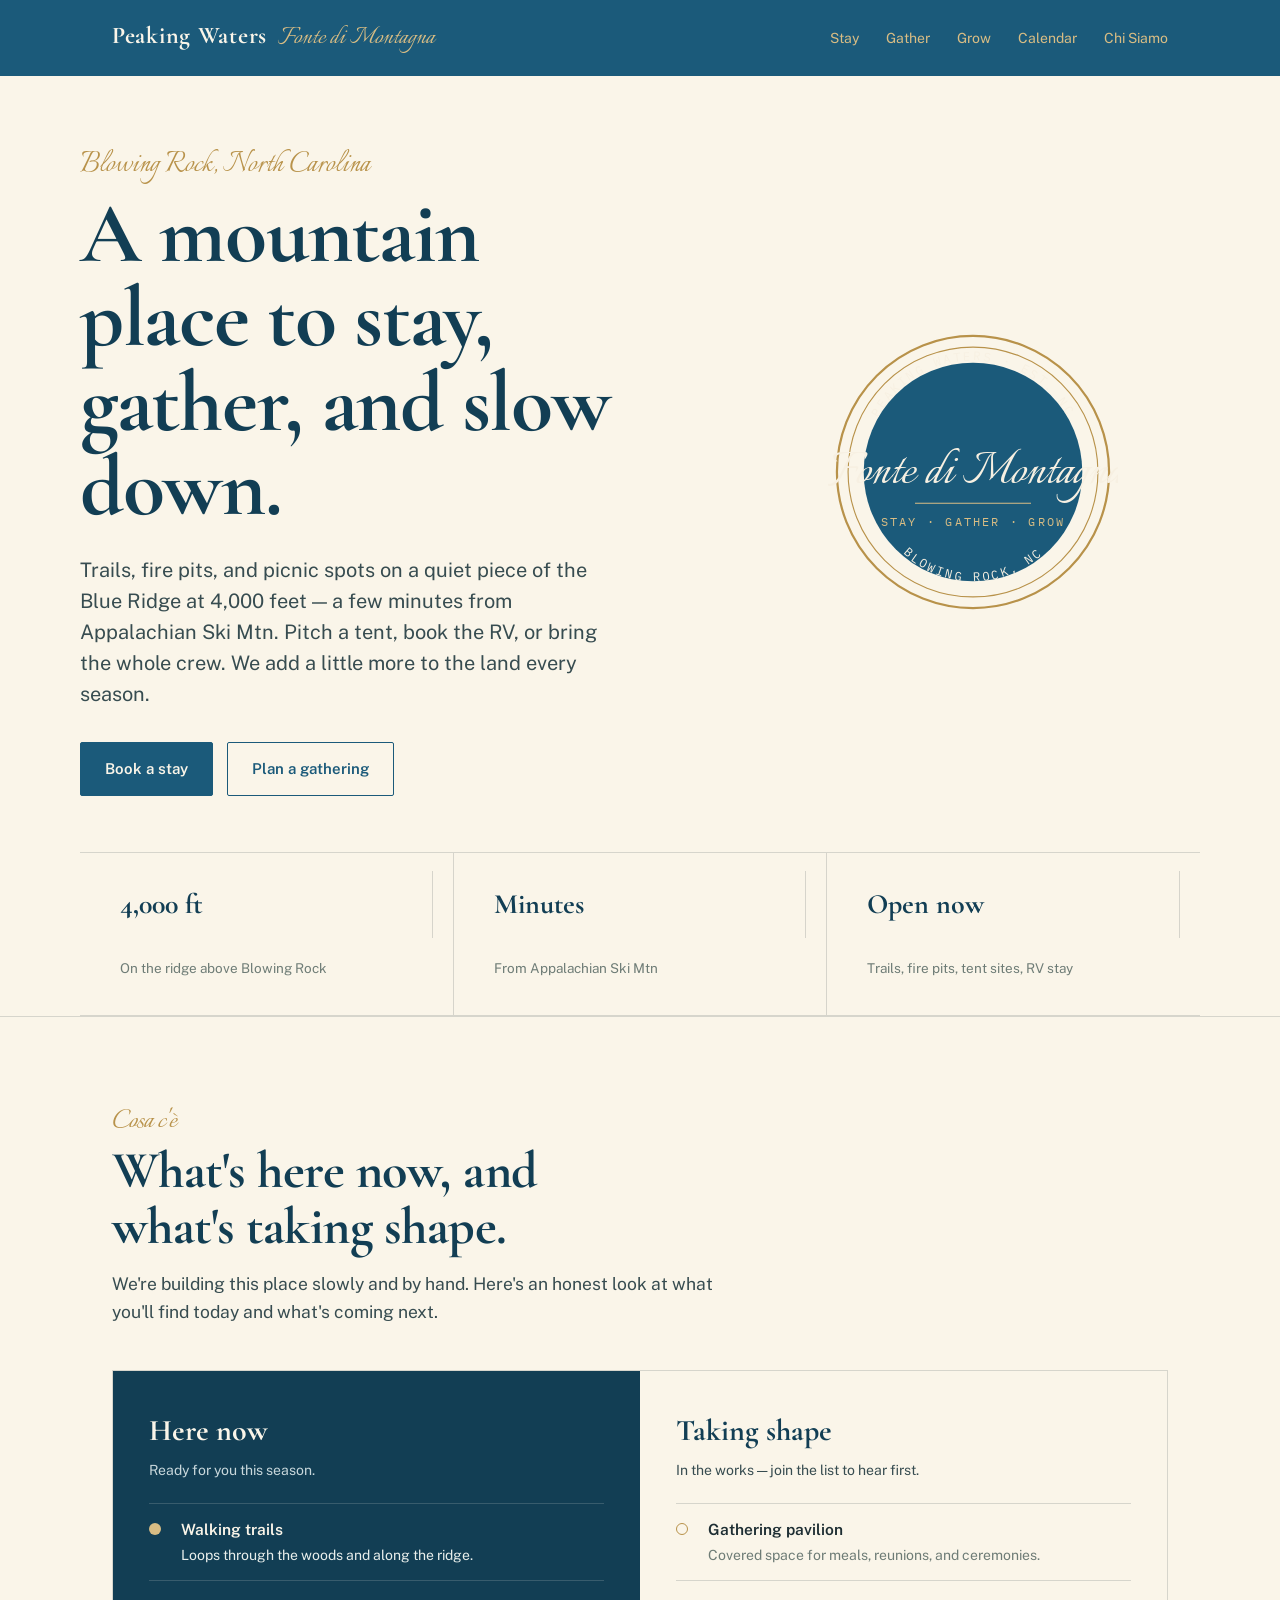
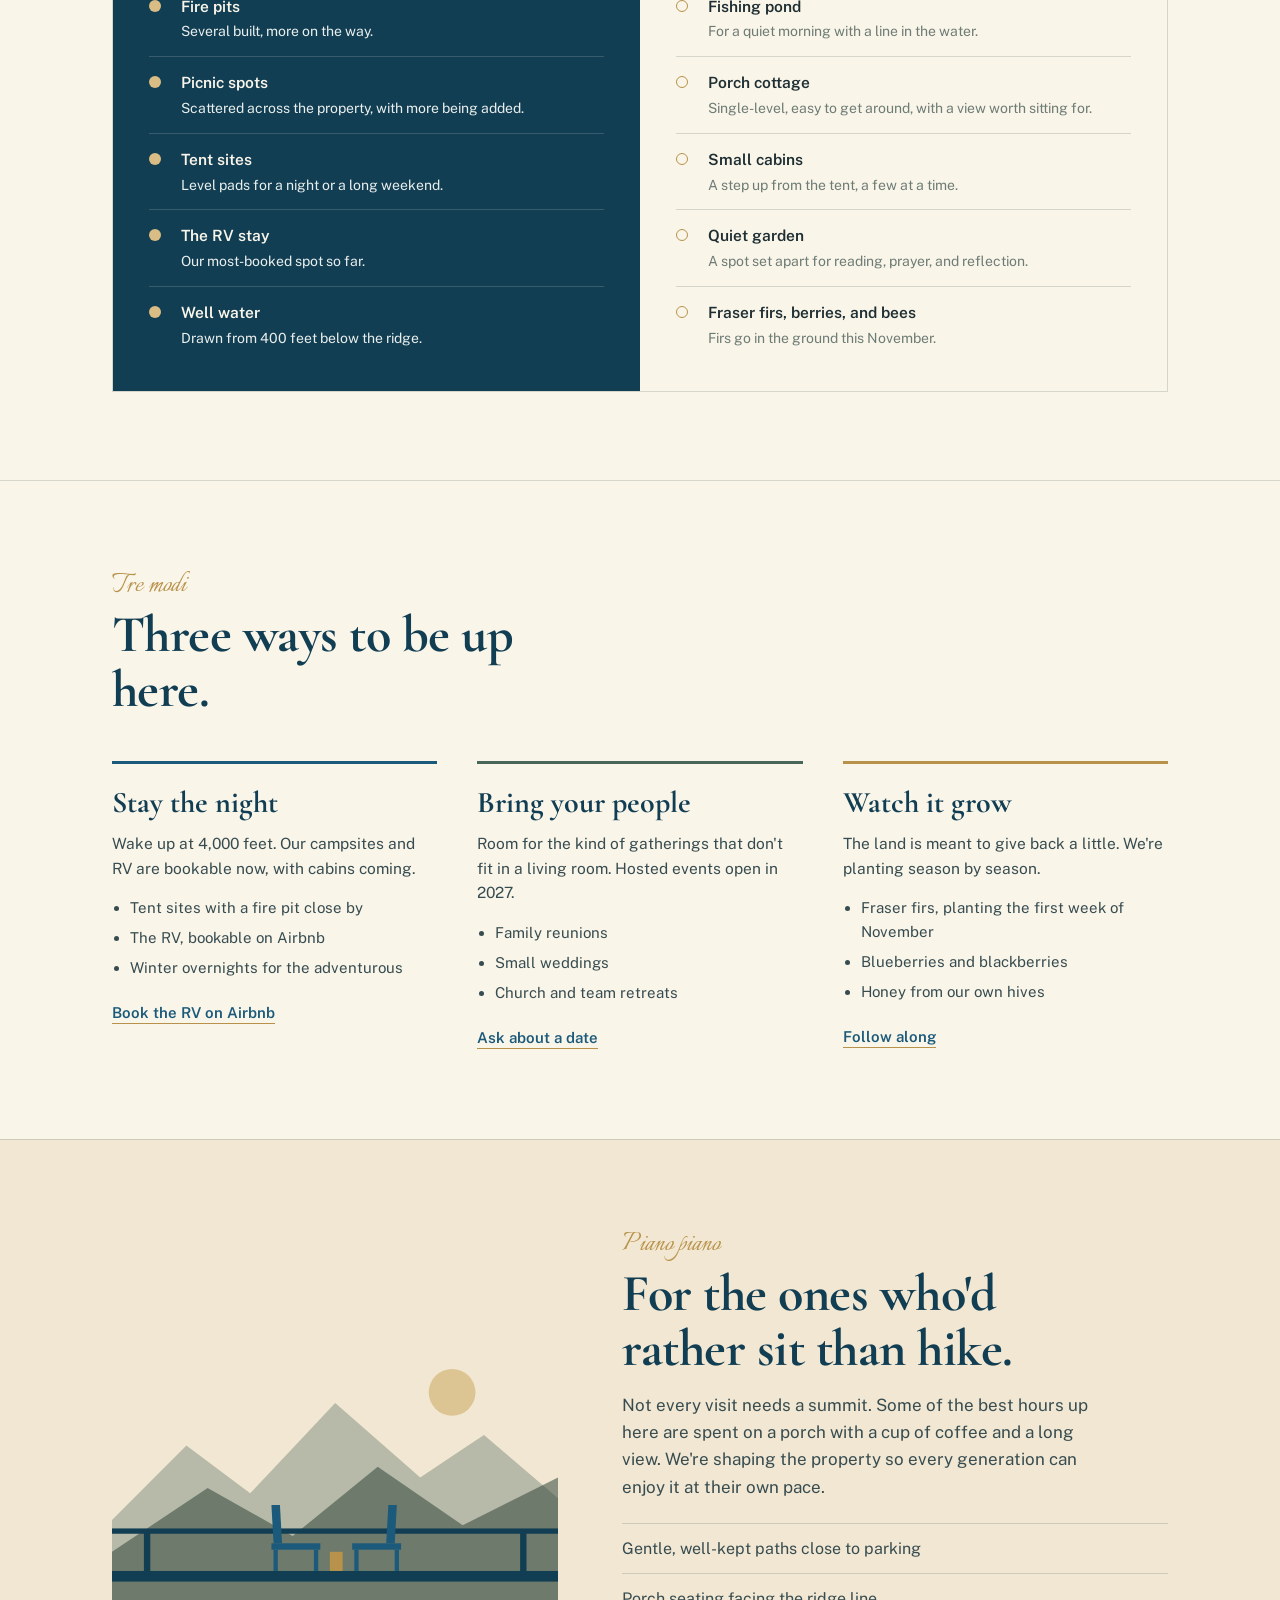
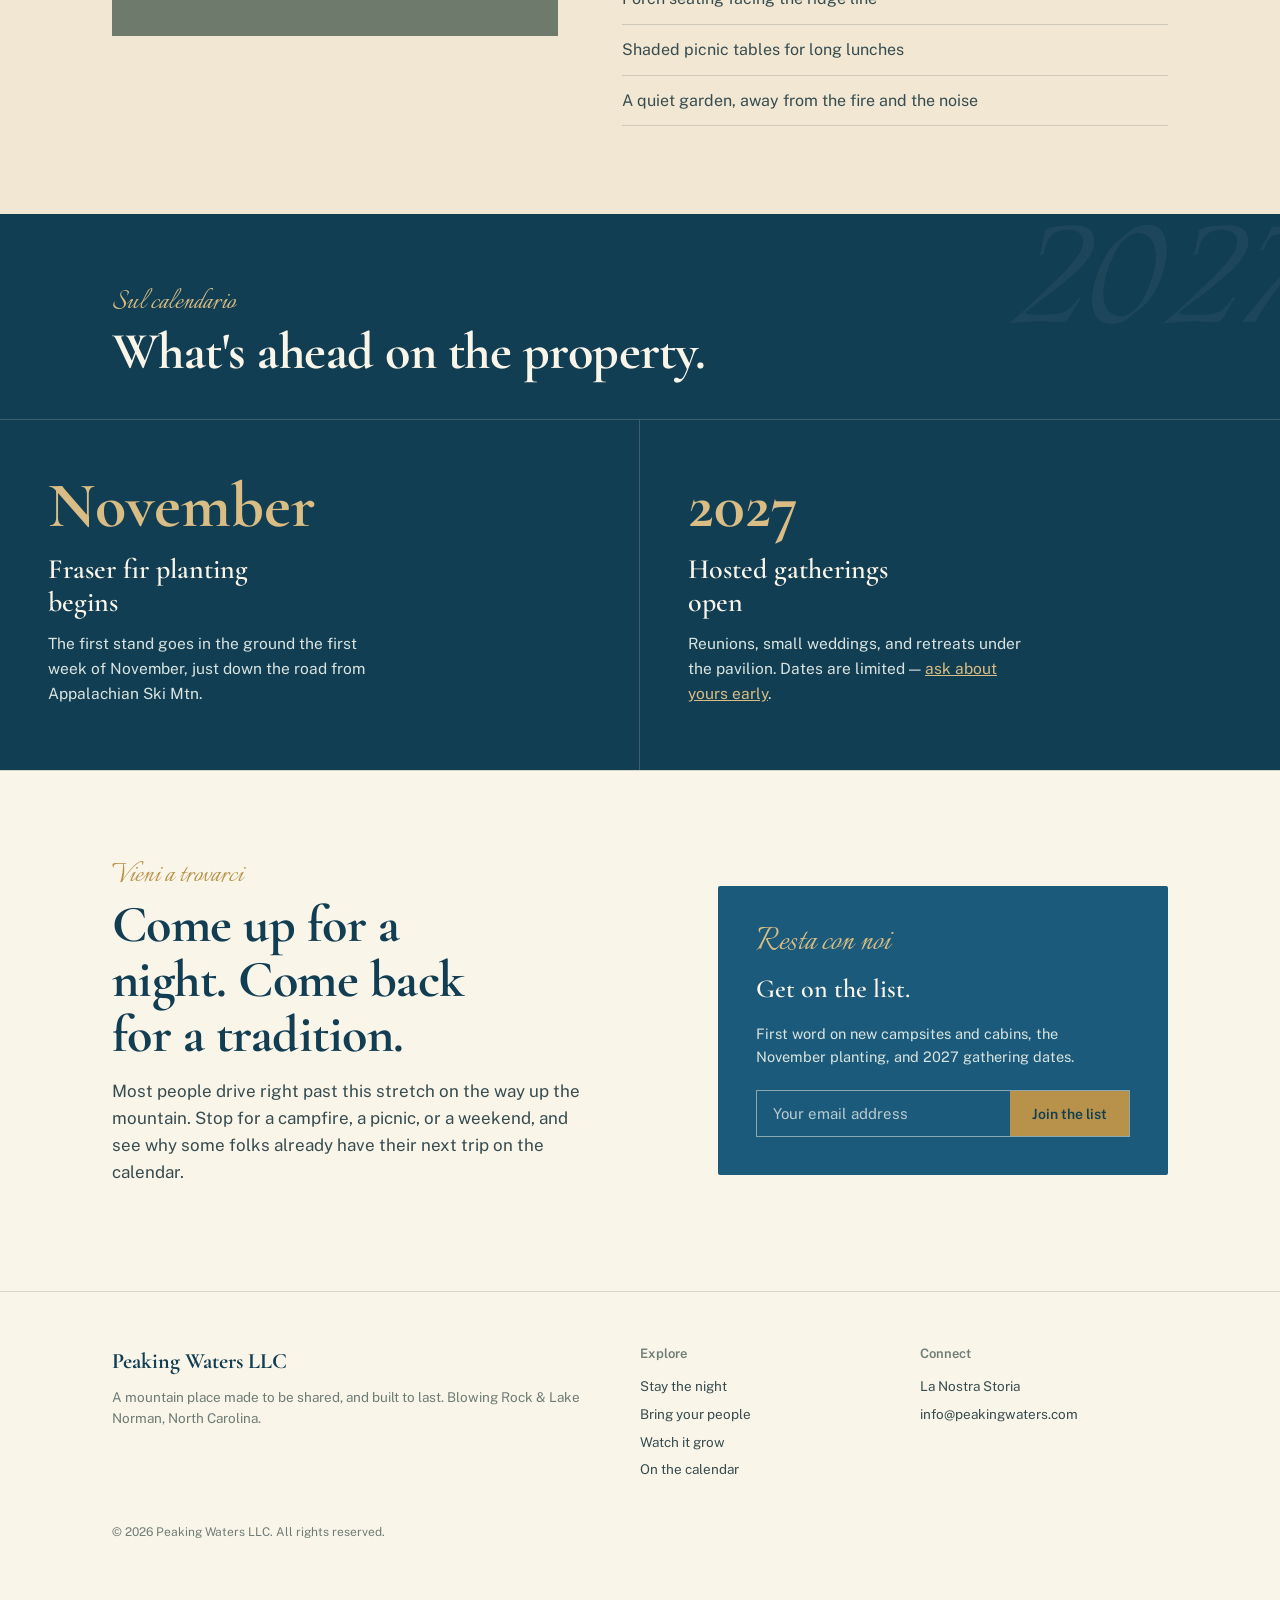
<file: 4index.html>
<!DOCTYPE html>
<html lang="en">
<head>
<meta charset="UTF-8">
<meta name="viewport" content="width=device-width, initial-scale=1.0">
<title>Peaking Waters — A mountain place to stay, gather, and slow down | Blowing Rock, NC</title>
<meta name="description" content="A mountain property at 4,000 feet near Blowing Rock and Appalachian Ski Mtn. Trails, fire pits, picnic spots, tent sites, and an RV stay are open now. Small weddings, reunions, and retreats begin in 2027.">
<link rel="preconnect" href="https://fonts.googleapis.com">
<link rel="preconnect" href="https://fonts.gstatic.com" crossorigin>
<link href="https://fonts.googleapis.com/css2?family=Cormorant+Garamond:ital,wght@0,500;0,600;0,700;1,500&family=Italianno&family=Public+Sans:wght@400;500;600&family=IBM+Plex+Mono:wght@400;500&display=swap" rel="stylesheet">
<style>
  :root{
    --azure:#1B5A7A;
    --azure-deep:#123E54;
    --gold:#B8924A;
    --gold-light:#D9BD84;
    --cream:#FAF5E9;
    --cream-dim:#F1E7D2;
    --sage:#4A6659;
    --sage-deep:#33473D;
    --ink:#1E2E33;
    --stone:#6E7C76;
    --line:rgba(30,46,51,0.16);
    --display:'Cormorant Garamond', Georgia, serif;
    --script:'Italianno', cursive;
    --body:'Public Sans', -apple-system, BlinkMacSystemFont, sans-serif;
    --mono:'IBM Plex Mono', ui-monospace, monospace;
  }
  *{box-sizing:border-box;}
  html{scroll-behavior:smooth;}
  @media (prefers-reduced-motion:reduce){html{scroll-behavior:auto;}}
  body{margin:0;background:var(--cream);color:var(--ink);font-family:var(--body);line-height:1.6;-webkit-font-smoothing:antialiased;}
  a{color:inherit;}
  a:focus-visible,button:focus-visible,input:focus-visible{outline:2px solid var(--gold);outline-offset:3px;}
  .wrap{max-width:1120px;margin:0 auto;padding:0 32px;}
  @media(max-width:640px){.wrap{padding:0 20px;}}
  p{margin:0 0 16px;color:#374C50;}

  /* ---- top bar ---- */
  .topbar{background:var(--azure);color:var(--cream);padding:14px 0;}
  .topbar .row{display:flex;justify-content:space-between;align-items:center;}
  .topbar .brand{font-family:var(--display);font-size:24px;font-weight:700;letter-spacing:.03em;color:var(--cream);text-decoration:none;display:flex;align-items:baseline;gap:10px;}
  .topbar .brand .script{font-family:var(--script);font-size:30px;font-weight:400;color:var(--gold-light);letter-spacing:0;}
  .topbar nav{font-family:var(--body);font-size:14px;}
  .topbar nav a{margin-left:24px;text-decoration:none;color:var(--gold-light);}
  .topbar nav a:hover{color:var(--cream);}
  @media(max-width:760px){.topbar nav{display:none;}}

  /* ---- hero ---- */
  .hero{padding:72px 0 0;}
  .hero-inner{display:grid;grid-template-columns:1.15fr .85fr;gap:52px;align-items:center;}
  @media(max-width:820px){.hero-inner{grid-template-columns:1fr;}}
  .place{font-family:var(--script);font-size:34px;color:var(--gold);line-height:1;margin-bottom:10px;}
  h1{font-family:var(--display);font-weight:700;font-size:clamp(46px,7vw,86px);line-height:.98;letter-spacing:-.015em;margin:0 0 26px;max-width:13ch;color:var(--azure-deep);}
  .lede{font-size:20px;line-height:1.55;max-width:46ch;color:#374C50;margin:0 0 32px;}
  .hero-cta{display:flex;gap:14px;flex-wrap:wrap;}
  .btn{display:inline-block;font-family:var(--body);font-weight:600;font-size:15px;text-decoration:none;padding:14px 24px;border:1px solid var(--azure);color:var(--azure);border-radius:2px;}
  .btn.solid{background:var(--azure);color:var(--cream);}
  .btn:hover{background:var(--azure-deep);border-color:var(--azure-deep);color:var(--cream);}
  .medallion{display:flex;justify-content:center;}
  .medallion svg{width:min(290px,80%);height:auto;}

  .facts{display:flex;border-top:1px solid var(--line);border-bottom:1px solid var(--line);margin:56px 0 0;}
  .facts div{flex:1;padding:18px 20px;border-right:1px solid var(--line);}
  .facts div:last-child{border-right:none;}
  .facts .num{font-family:var(--display);font-weight:700;font-size:28px;color:var(--azure-deep);line-height:1.1;}
  .facts .label{font-size:13.5px;color:var(--stone);margin-top:2px;}
  @media(max-width:640px){.facts{flex-direction:column;}.facts div{border-right:none;border-bottom:1px solid var(--line);}.facts div:last-child{border-bottom:none;}}

  /* ---- sections ---- */
  section.block{padding:88px 0;border-top:1px solid var(--line);}
  .sub{font-family:var(--script);font-size:32px;color:var(--gold);line-height:1;margin-bottom:6px;}
  h2{font-family:var(--display);font-weight:700;font-size:clamp(34px,4.6vw,52px);line-height:1.06;letter-spacing:-.01em;margin:0 0 16px;max-width:18ch;color:var(--azure-deep);}
  .intro{font-size:17.5px;max-width:56ch;}

  /* ---- the ledger: here now / taking shape ---- */
  .ledger{display:grid;grid-template-columns:1fr 1fr;gap:0;margin-top:44px;border:1px solid var(--line);}
  @media(max-width:760px){.ledger{grid-template-columns:1fr;}}
  .ledger .col{padding:36px 36px 28px;}
  .ledger .col.now{background:var(--azure-deep);color:var(--cream);}
  .ledger .col.soon{background:var(--cream);}
  .ledger h3{font-family:var(--display);font-weight:700;font-size:30px;margin:0 0 4px;}
  .ledger .col.now h3{color:var(--cream);}
  .ledger .col.soon h3{color:var(--azure-deep);}
  .ledger .note{font-size:14px;margin:0 0 22px;}
  .ledger .col.now .note{color:#C9D8DC;}
  .ledger ul{list-style:none;margin:0;padding:0;}
  .ledger li{display:grid;grid-template-columns:18px 1fr;gap:14px;padding:13px 0;border-top:1px solid var(--line);font-size:15.5px;}
  .ledger .col.now li{border-top-color:rgba(250,245,233,.16);color:#E9EFEC;}
  .ledger li strong{font-weight:600;display:block;}
  .ledger .col.now li strong{color:var(--cream);}
  .ledger .col.soon li strong{color:var(--ink);}
  .ledger li span{font-size:14px;}
  .ledger .col.soon li span{color:var(--stone);}
  .dot{width:12px;height:12px;border-radius:50%;margin-top:6px;}
  .now .dot{background:var(--gold-light);}
  .soon .dot{border:1.5px solid var(--gold);}

  /* ---- three ways to be here ---- */
  .ways{display:grid;grid-template-columns:repeat(3,1fr);gap:40px;margin-top:44px;}
  @media(max-width:860px){.ways{grid-template-columns:1fr;gap:48px;}}
  .way{border-top:3px solid var(--azure);padding-top:22px;}
  .way:nth-child(2){border-top-color:var(--sage);}
  .way:nth-child(3){border-top-color:var(--gold);}
  .way h3{font-family:var(--display);font-weight:700;font-size:30px;line-height:1.1;margin:0 0 12px;color:var(--azure-deep);}
  .way p{font-size:15.5px;}
  .way ul{margin:0 0 20px;padding-left:18px;color:#374C50;font-size:15px;}
  .way li{margin-bottom:6px;}
  .way a.more{font-weight:600;color:var(--azure);text-decoration:none;border-bottom:1px solid var(--gold);padding-bottom:2px;font-size:15px;}

  /* ---- slow down (quiet side) ---- */
  .quiet{background:var(--cream-dim);}
  .quiet-inner{display:grid;grid-template-columns:.9fr 1.1fr;gap:64px;align-items:center;}
  @media(max-width:820px){.quiet-inner{grid-template-columns:1fr;gap:36px;}}
  .porch svg{width:100%;height:auto;display:block;}
  .quiet-list{margin:22px 0 0;padding:0;list-style:none;}
  .quiet-list li{padding:12px 0;border-top:1px solid var(--line);font-size:16px;color:#374C50;}
  .quiet-list li:last-child{border-bottom:1px solid var(--line);}

  /* ---- calendar ---- */
  .calendar{background:var(--azure-deep);color:var(--cream);position:relative;overflow:hidden;padding:72px 0 0;}
  .calendar .script-bg{position:absolute;font-family:var(--script);font-size:220px;color:rgba(250,245,233,.05);top:-40px;right:-20px;line-height:1;pointer-events:none;white-space:nowrap;}
  .calendar h2{color:var(--cream);max-width:24ch;}
  .calendar .sub{color:var(--gold-light);}
  .cal-grid{display:grid;grid-template-columns:1fr 1fr;border-top:1px solid rgba(250,245,233,.18);margin-top:40px;position:relative;}
  @media(max-width:760px){.cal-grid{grid-template-columns:1fr;}}
  .cal-item{padding:56px 48px 64px;border-right:1px solid rgba(250,245,233,.18);}
  .cal-item:last-child{border-right:none;}
  @media(max-width:760px){.cal-item{border-right:none;border-bottom:1px solid rgba(250,245,233,.18);}}
  @media(max-width:640px){.cal-item{padding:44px 24px;}}
  .cal-item .when{font-family:var(--display);font-weight:700;font-size:clamp(40px,5.4vw,64px);line-height:.95;color:var(--gold-light);margin-bottom:16px;}
  .cal-item h3{font-family:var(--display);font-weight:600;font-size:28px;line-height:1.18;margin:0 0 12px;color:var(--cream);max-width:18ch;}
  .cal-item p{color:#D9E4E0;font-size:15.5px;max-width:38ch;margin:0;}
  .cal-item a{color:var(--gold-light);}

  /* ---- list signup ---- */
  .visit-inner{display:grid;grid-template-columns:1.1fr .9fr;gap:56px;align-items:center;}
  @media(max-width:820px){.visit-inner{grid-template-columns:1fr;gap:32px;}}
  .visit h2{max-width:15ch;}
  .newsletter-card{background:var(--azure);color:var(--cream);padding:38px;border-radius:2px;}
  .newsletter-card .script{font-family:var(--script);font-size:38px;color:var(--gold-light);display:block;margin-bottom:6px;line-height:1;}
  .newsletter-card h3{font-family:var(--display);font-weight:600;font-size:26px;margin:0 0 12px;color:var(--cream);}
  .newsletter-card p{color:#D9E4E0;font-size:14.5px;margin:0 0 22px;}
  .signup-row{display:flex;border:1px solid rgba(250,245,233,.5);}
  .signup-row input{flex:1;min-width:0;background:transparent;border:none;padding:14px 16px;color:var(--cream);font-family:var(--body);font-size:15px;}
  .signup-row input::placeholder{color:#B9CBD1;}
  .signup-row button{background:var(--gold);border:none;color:var(--azure-deep);font-family:var(--body);font-weight:600;font-size:14px;padding:0 22px;cursor:pointer;}
  .signup-row button:hover{background:var(--gold-light);}

  /* ---- footer ---- */
  footer{padding:52px 0 60px;border-top:1px solid var(--line);}
  footer .fgrid{display:grid;grid-template-columns:2fr 1fr 1fr;gap:32px;}
  @media(max-width:640px){footer .fgrid{grid-template-columns:1fr;gap:24px;}}
  footer h5{font-family:var(--body);font-size:13px;font-weight:600;color:var(--stone);margin:0 0 12px;}
  footer .brand{font-family:var(--display);font-weight:700;font-size:22px;margin-bottom:8px;color:var(--azure-deep);}
  footer p{font-size:13.5px;color:var(--stone);}
  footer a{text-decoration:none;color:#374C50;font-size:13.5px;display:block;margin-bottom:6px;}
  footer a:hover{color:var(--azure);}
  .legal{margin-top:36px;font-size:12px;color:var(--stone);}
</style>
</head>
<body>

<div class="topbar">
  <div class="wrap row">
    <a href="index.html" class="brand">Peaking Waters <span class="script">Fonte di Montagna</span></a>
    <nav aria-label="Main">
      <a href="#stay">Stay</a>
      <a href="#gather">Gather</a>
      <a href="#grow">Grow</a>
      <a href="#calendar">Calendar</a>
      <a href="about.html">Chi Siamo</a>
    </nav>
  </div>
</div>

<header class="hero wrap">
  <div class="hero-inner">
    <div>
      <div class="place">Blowing Rock, North Carolina</div>
      <h1>A mountain place to stay, gather, and slow down.</h1>
      <p class="lede">Trails, fire pits, and picnic spots on a quiet piece of the Blue Ridge at 4,000 feet — a few minutes from Appalachian Ski Mtn. Pitch a tent, book the RV, or bring the whole crew. We add a little more to the land every season.</p>
      <div class="hero-cta">
        <a href="#stay" class="btn solid">Book a stay</a>
        <a href="#gather" class="btn">Plan a gathering</a>
      </div>
    </div>
    <div class="medallion">
      <svg viewBox="0 0 260 260" xmlns="http://www.w3.org/2000/svg" role="img" aria-label="Peaking Waters medallion">
        <circle cx="130" cy="130" r="122" fill="none" stroke="#B8924A" stroke-width="2"/>
        <circle cx="130" cy="130" r="112" fill="none" stroke="#B8924A" stroke-width="1"/>
        <circle cx="130" cy="130" r="98" fill="#1B5A7A"/>
        <path id="topArc" d="M 34 126 A 96 96 0 0 1 226 126" fill="none"/>
        <path id="botArc" d="M 38 136 A 92 92 0 0 0 222 136" fill="none"/>
        <text font-family="IBM Plex Mono, monospace" font-size="11" letter-spacing="2.4" fill="#F7F0E2">
          <textPath href="#topArc" startOffset="50%" text-anchor="middle">PEAKING WATERS · EST. NC</textPath>
        </text>
        <text font-family="IBM Plex Mono, monospace" font-size="11" letter-spacing="2.4" fill="#F7F0E2">
          <textPath href="#botArc" startOffset="50%" text-anchor="middle">BLOWING ROCK, NC</textPath>
        </text>
        <text x="130" y="140" font-family="Italianno, cursive" font-size="52" fill="#F7F0E2" text-anchor="middle">Fonte di Montagna</text>
        <line x1="78" y1="158" x2="182" y2="158" stroke="#D9BD84" stroke-width="1"/>
        <text x="130" y="178" font-family="IBM Plex Mono, monospace" font-size="11" letter-spacing="2" fill="#D9BD84" text-anchor="middle">STAY · GATHER · GROW</text>
      </svg>
    </div>
  </div>

  <div class="facts">
    <div><div class="num">4,000 ft</div><div class="label">On the ridge above Blowing Rock</div></div>
    <div><div class="num">Minutes</div><div class="label">From Appalachian Ski Mtn</div></div>
    <div><div class="num">Open now</div><div class="label">Trails, fire pits, tent sites, RV stay</div></div>
  </div>
</header>

<!-- Here now / taking shape -->
<section class="block" id="now">
  <div class="wrap">
    <div class="sub">Cosa c'è</div>
    <h2>What's here now, and what's taking shape.</h2>
    <p class="intro">We're building this place slowly and by hand. Here's an honest look at what you'll find today and what's coming next.</p>

    <div class="ledger">
      <div class="col now">
        <h3>Here now</h3>
        <p class="note">Ready for you this season.</p>
        <ul>
          <li><i class="dot"></i><div><strong>Walking trails</strong><span>Loops through the woods and along the ridge.</span></div></li>
          <li><i class="dot"></i><div><strong>Fire pits</strong><span>Several built, more on the way.</span></div></li>
          <li><i class="dot"></i><div><strong>Picnic spots</strong><span>Scattered across the property, with more being added.</span></div></li>
          <li><i class="dot"></i><div><strong>Tent sites</strong><span>Level pads for a night or a long weekend.</span></div></li>
          <li><i class="dot"></i><div><strong>The RV stay</strong><span>Our most-booked spot so far.</span></div></li>
          <li><i class="dot"></i><div><strong>Well water</strong><span>Drawn from 400 feet below the ridge.</span></div></li>
        </ul>
      </div>
      <div class="col soon">
        <h3>Taking shape</h3>
        <p class="note">In the works — join the list to hear first.</p>
        <ul>
          <li><i class="dot"></i><div><strong>Gathering pavilion</strong><span>Covered space for meals, reunions, and ceremonies.</span></div></li>
          <li><i class="dot"></i><div><strong>Fishing pond</strong><span>For a quiet morning with a line in the water.</span></div></li>
          <li><i class="dot"></i><div><strong>Porch cottage</strong><span>Single-level, easy to get around, with a view worth sitting for.</span></div></li>
          <li><i class="dot"></i><div><strong>Small cabins</strong><span>A step up from the tent, a few at a time.</span></div></li>
          <li><i class="dot"></i><div><strong>Quiet garden</strong><span>A spot set apart for reading, prayer, and reflection.</span></div></li>
          <li><i class="dot"></i><div><strong>Fraser firs, berries, and bees</strong><span>Firs go in the ground this November.</span></div></li>
        </ul>
      </div>
    </div>
  </div>
</section>

<!-- Stay / Gather / Grow -->
<section class="block" id="stay">
  <div class="wrap">
    <div class="sub">Tre modi</div>
    <h2>Three ways to be up here.</h2>

    <div class="ways">
      <div class="way">
        <h3>Stay the night</h3>
        <p>Wake up at 4,000 feet. Our campsites and RV are bookable now, with cabins coming.</p>
        <ul>
          <li>Tent sites with a fire pit close by</li>
          <li>The RV, bookable on Airbnb</li>
          <li>Winter overnights for the adventurous</li>
        </ul>
        <!-- TODO: replace # with the Airbnb listing URL -->
        <a class="more" href="#">Book the RV on Airbnb</a>
      </div>

      <div class="way" id="gather">
        <h3>Bring your people</h3>
        <p>Room for the kind of gatherings that don't fit in a living room. Hosted events open in 2027.</p>
        <ul>
          <li>Family reunions</li>
          <li>Small weddings</li>
          <li>Church and team retreats</li>
        </ul>
        <a class="more" href="mailto:info@peakingwaters.com?subject=Gathering%20inquiry">Ask about a date</a>
      </div>

      <div class="way" id="grow">
        <h3>Watch it grow</h3>
        <p>The land is meant to give back a little. We're planting season by season.</p>
        <ul>
          <li>Fraser firs, planting the first week of November</li>
          <li>Blueberries and blackberries</li>
          <li>Honey from our own hives</li>
        </ul>
        <a class="more" href="#list">Follow along</a>
      </div>
    </div>
  </div>
</section>

<!-- Slow down -->
<section class="block quiet">
  <div class="wrap">
    <div class="quiet-inner">
      <div class="porch" aria-hidden="true">
        <svg viewBox="0 0 420 300" xmlns="http://www.w3.org/2000/svg">
          <rect width="420" height="300" fill="#F1E7D2"/>
          <path d="M0 190 L70 120 L130 165 L210 80 L290 150 L350 110 L420 170 L420 300 L0 300Z" fill="#4A6659" opacity=".35"/>
          <path d="M0 220 L90 160 L170 205 L250 140 L330 195 L420 150 L420 300 L0 300Z" fill="#33473D" opacity=".55"/>
          <circle cx="320" cy="70" r="22" fill="#D9BD84" opacity=".8"/>
          <rect x="0" y="238" width="420" height="10" fill="#123E54"/>
          <rect x="30" y="200" width="6" height="40" fill="#123E54"/>
          <rect x="384" y="200" width="6" height="40" fill="#123E54"/>
          <rect x="0" y="198" width="420" height="5" fill="#123E54"/>
          <g fill="#1B5A7A">
            <rect x="150" y="212" width="46" height="6"/>
            <rect x="152" y="218" width="4" height="20"/><rect x="190" y="218" width="4" height="20"/>
            <path d="M152 212 L150 176 L158 176 L160 212Z"/>
          </g>
          <g fill="#1B5A7A">
            <rect x="226" y="212" width="46" height="6"/>
            <rect x="228" y="218" width="4" height="20"/><rect x="266" y="218" width="4" height="20"/>
            <path d="M266 212 L268 176 L260 176 L258 212Z"/>
          </g>
          <rect x="205" y="220" width="12" height="18" fill="#B8924A"/>
        </svg>
      </div>
      <div>
        <div class="sub">Piano piano</div>
        <h2>For the ones who'd rather sit than hike.</h2>
        <p style="font-size:17px;max-width:48ch;">Not every visit needs a summit. Some of the best hours up here are spent on a porch with a cup of coffee and a long view. We're shaping the property so every generation can enjoy it at their own pace.</p>
        <ul class="quiet-list">
          <li>Gentle, well-kept paths close to parking</li>
          <li>Porch seating facing the ridge line</li>
          <li>Shaded picnic tables for long lunches</li>
          <li>A quiet garden, away from the fire and the noise</li>
        </ul>
      </div>
    </div>
  </div>
</section>

<!-- Calendar -->
<section class="calendar" id="calendar">
  <div class="script-bg">2027</div>
  <div class="wrap" style="position:relative;">
    <div class="sub">Sul calendario</div>
    <h2>What's ahead on the property.</h2>
  </div>
  <div class="cal-grid">
    <div class="cal-item">
      <div class="when">November</div>
      <h3>Fraser fir planting begins</h3>
      <p>The first stand goes in the ground the first week of November, just down the road from Appalachian Ski Mtn.</p>
    </div>
    <div class="cal-item">
      <div class="when">2027</div>
      <h3>Hosted gatherings open</h3>
      <p>Reunions, small weddings, and retreats under the pavilion. Dates are limited — <a href="mailto:info@peakingwaters.com?subject=2027%20date%20inquiry">ask about yours early</a>.</p>
    </div>
  </div>
</section>

<!-- Visit + list -->
<section class="block visit" id="list">
  <div class="wrap">
    <div class="visit-inner">
      <div>
        <div class="sub">Vieni a trovarci</div>
        <h2>Come up for a night. Come back for a tradition.</h2>
        <p style="max-width:48ch;font-size:17px;">Most people drive right past this stretch on the way up the mountain. Stop for a campfire, a picnic, or a weekend, and see why some folks already have their next trip on the calendar.</p>
      </div>
      <div class="newsletter-card">
        <span class="script">Resta con noi</span>
        <h3>Get on the list.</h3>
        <p>First word on new campsites and cabins, the November planting, and 2027 gathering dates.</p>
        <form class="signup-row" onsubmit="return false;">
          <label for="email" style="position:absolute;left:-9999px;">Email address</label>
          <input id="email" type="email" placeholder="Your email address" required>
          <button type="submit">Join the list</button>
        </form>
      </div>
    </div>
  </div>
</section>

<footer>
  <div class="wrap">
    <div class="fgrid">
      <div>
        <div class="brand">Peaking Waters LLC</div>
        <p>A mountain place made to be shared, and built to last. Blowing Rock &amp; Lake Norman, North Carolina.</p>
      </div>
      <div>
        <h5>Explore</h5>
        <a href="#stay">Stay the night</a>
        <a href="#gather">Bring your people</a>
        <a href="#grow">Watch it grow</a>
        <a href="#calendar">On the calendar</a>
      </div>
      <div>
        <h5>Connect</h5>
        <a href="about.html">La Nostra Storia</a>
        <a href="mailto:info@peakingwaters.com">info@peakingwaters.com</a>
      </div>
    </div>
    <div class="legal">© 2026 Peaking Waters LLC. All rights reserved.</div>
  </div>
</footer>

</body>
</html>
</file>
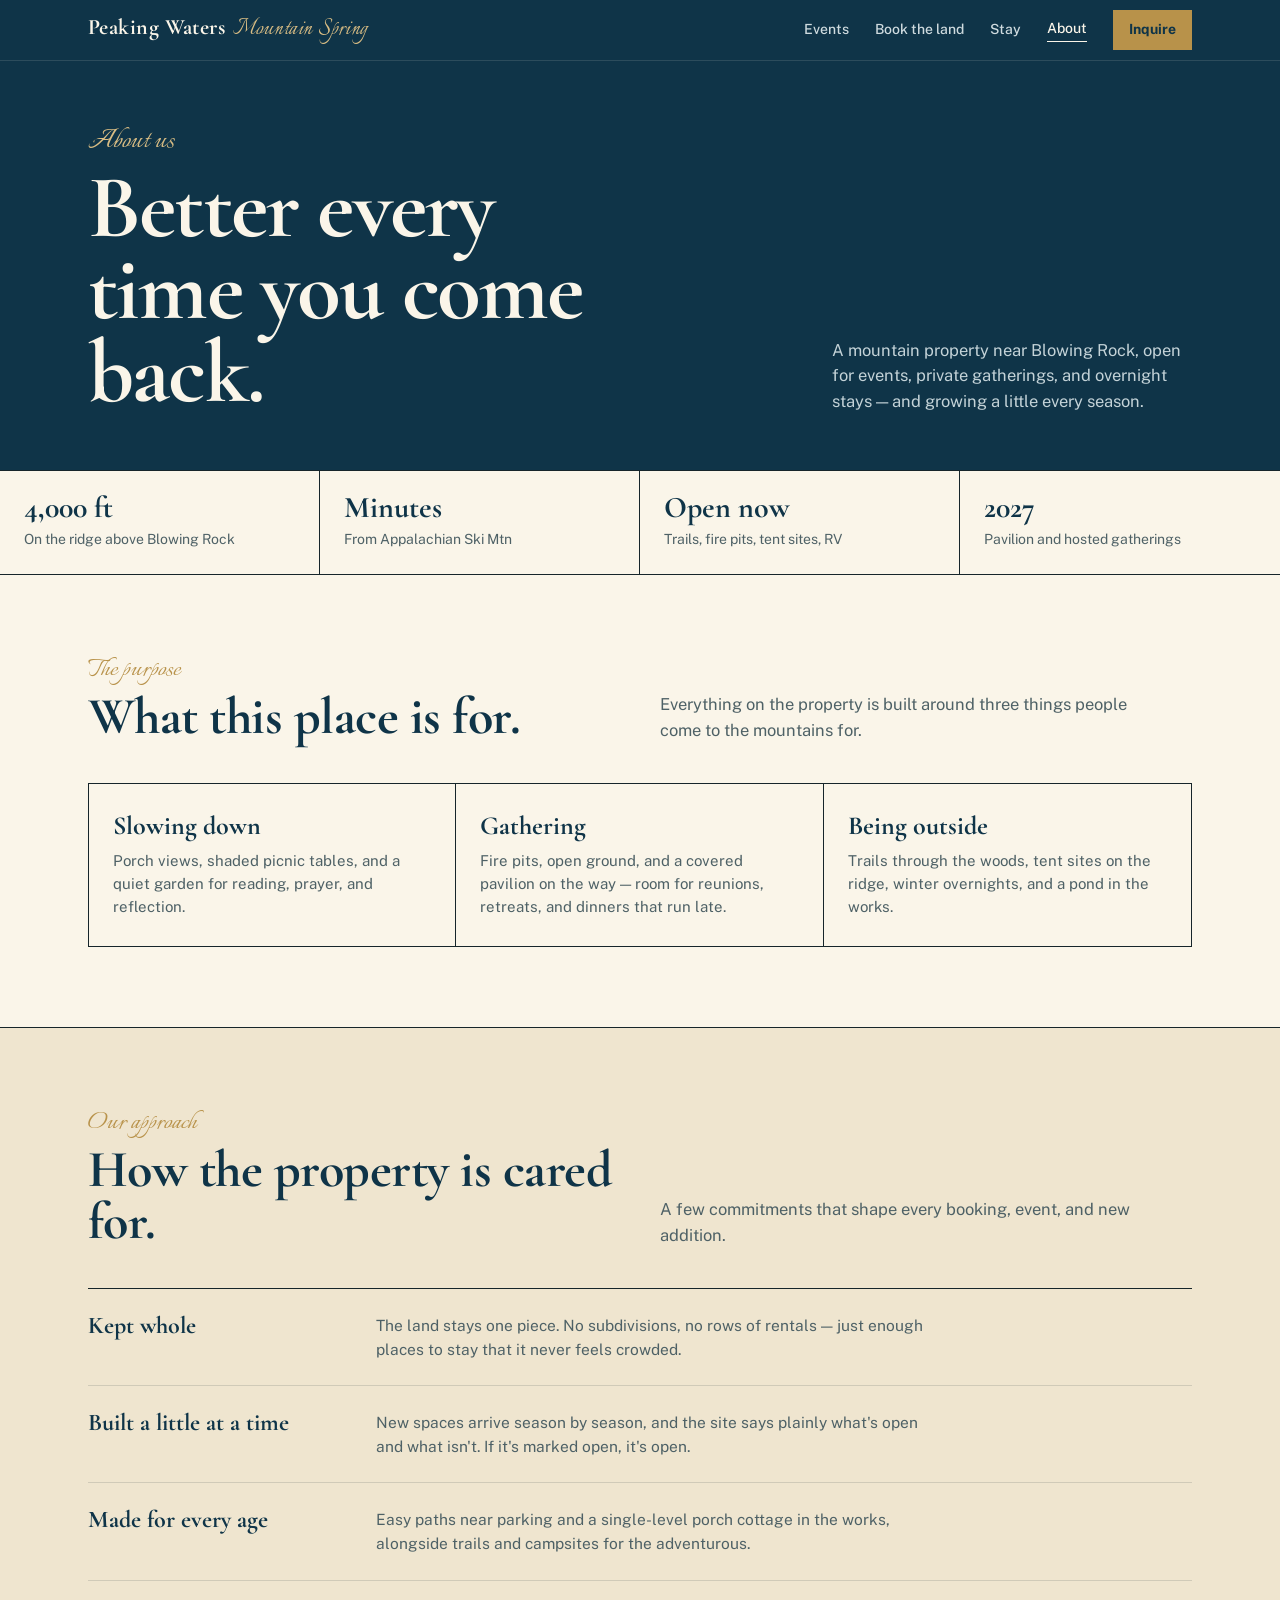
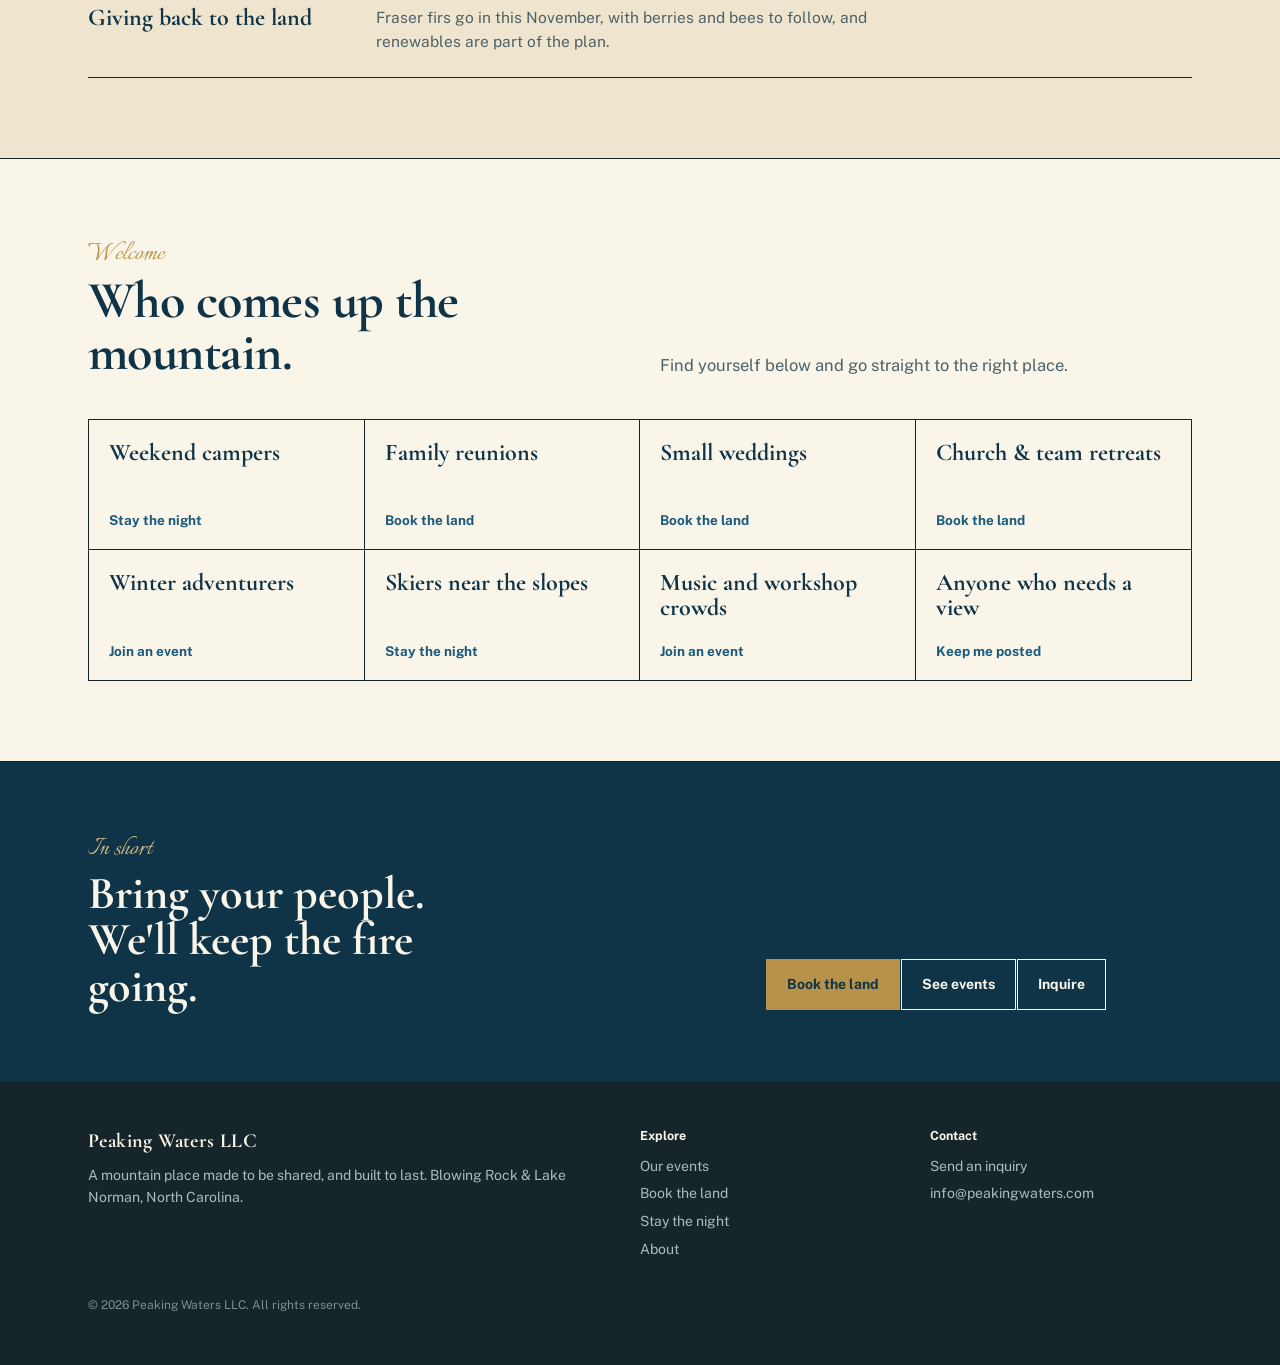
<file: about.html>
<!DOCTYPE html>
<html lang="en">
<head>
<meta charset="UTF-8">
<meta name="viewport" content="width=device-width, initial-scale=1.0">
<title>About Peaking Waters | Blowing Rock, NC</title>
<meta name="description" content="Peaking Waters is a 4,000-ft mountain property near Blowing Rock, NC — open for events, land bookings, and overnight stays, and built a little more every season.">
<link rel="preconnect" href="https://fonts.googleapis.com">
<link rel="preconnect" href="https://fonts.gstatic.com" crossorigin>
<link href="https://fonts.googleapis.com/css2?family=Cormorant+Garamond:wght@600;700&family=Italianno&family=Public+Sans:wght@400;500;600;700&display=swap" rel="stylesheet">
<style>
  :root{
    --azure:#1B5A7A;
    --azure-deep:#0F3448;
    --gold:#B8924A;
    --gold-light:#D9BD84;
    --cream:#FAF5E9;
    --cream-dim:#EFE5CF;
    --ink:#16252A;
    --muted:#4E6166;
    --line:#16252A;
    --hair:rgba(22,37,42,.14);
    --display:'Cormorant Garamond', Georgia, serif;
    --script:'Italianno', cursive;
    --body:'Public Sans', -apple-system, BlinkMacSystemFont, sans-serif;
  }
  *{box-sizing:border-box;}
  html{scroll-behavior:smooth;scroll-padding-top:64px;}
  @media (prefers-reduced-motion:reduce){html{scroll-behavior:auto;}}
  body{margin:0;background:var(--cream);color:var(--ink);font-family:var(--body);font-size:16px;line-height:1.55;-webkit-font-smoothing:antialiased;}
  a{color:inherit;}
  :focus-visible{outline:2px solid var(--gold);outline-offset:2px;}
  .wrap{max-width:1160px;margin:0 auto;padding:0 28px;}
  @media(max-width:640px){.wrap{padding:0 18px;}}
  p{margin:0 0 14px;color:var(--muted);}
  h2{font-family:var(--display);font-weight:700;font-size:clamp(34px,4.4vw,52px);line-height:1;letter-spacing:-.01em;margin:0;color:var(--azure-deep);}
  h3{font-family:var(--display);font-weight:700;font-size:26px;line-height:1.1;margin:0 0 8px;color:var(--azure-deep);}
  .sub{font-family:var(--script);font-size:30px;color:var(--gold);line-height:1;margin-bottom:6px;}

  /* ---- top bar (matches index) ---- */
  .topbar{position:sticky;top:0;z-index:10;background:var(--azure-deep);color:var(--cream);border-bottom:1px solid rgba(250,245,233,.12);}
  .topbar .row{display:flex;justify-content:space-between;align-items:center;height:60px;}
  .brand{font-family:var(--display);font-size:22px;font-weight:700;letter-spacing:.02em;color:var(--cream);text-decoration:none;display:flex;align-items:baseline;gap:8px;}
  .brand .script{font-family:var(--script);font-size:27px;font-weight:400;color:var(--gold-light);}
  .topbar nav{display:flex;align-items:center;gap:26px;font-size:14px;font-weight:500;}
  .topbar nav a{text-decoration:none;color:#CFDBDF;}
  .topbar nav a:hover,.topbar nav a[aria-current]{color:var(--cream);}
  .topbar nav a[aria-current]{border-bottom:1px solid var(--cream);padding-bottom:2px;}
  .topbar nav a.cta{background:var(--gold);color:var(--azure-deep);padding:9px 16px;font-weight:700;border:none;}
  .topbar nav a.cta:hover{background:var(--gold-light);}
  @media(max-width:820px){.topbar nav a:not(.cta){display:none;}}

  /* ---- hero ---- */
  .hero{background:var(--azure-deep);color:var(--cream);padding:64px 0 56px;border-bottom:1px solid var(--line);}
  .hero-top{display:grid;grid-template-columns:1fr auto;gap:40px;align-items:end;}
  @media(max-width:820px){.hero-top{grid-template-columns:1fr;gap:20px;}}
  .hero .sub{color:var(--gold-light);font-size:32px;margin-bottom:10px;}
  .hero h1{font-family:var(--display);font-weight:700;font-size:clamp(46px,7vw,90px);line-height:.92;letter-spacing:-.02em;margin:0;max-width:13ch;color:var(--cream);}
  .hero-side{max-width:36ch;font-size:16.5px;color:#C4D3D8;margin:0;}

  /* ---- facts strip ---- */
  .facts{display:grid;grid-template-columns:repeat(4,1fr);border-bottom:1px solid var(--line);}
  @media(max-width:820px){.facts{grid-template-columns:1fr 1fr;}}
  .facts div{padding:22px 24px;border-right:1px solid var(--line);}
  .facts div:last-child{border-right:none;}
  @media(max-width:820px){.facts div:nth-child(2n){border-right:none;}.facts div:nth-child(-n+2){border-bottom:1px solid var(--line);}}
  .facts strong{display:block;font-family:var(--display);font-size:30px;line-height:1;color:var(--azure-deep);margin-bottom:4px;}
  .facts span{font-size:14px;color:var(--muted);}

  /* ---- sections ---- */
  section.sec{padding:80px 0;border-bottom:1px solid var(--line);}
  .sec-head{display:grid;grid-template-columns:1fr 1fr;gap:40px;align-items:end;margin-bottom:40px;}
  @media(max-width:820px){.sec-head{grid-template-columns:1fr;gap:14px;}}
  .sec-head p{margin:0;max-width:48ch;font-size:16.5px;}

  /* ---- what it's for ---- */
  .for{display:grid;grid-template-columns:repeat(3,1fr);border:1px solid var(--line);}
  @media(max-width:860px){.for{grid-template-columns:1fr;}}
  .for div{padding:28px 24px;border-right:1px solid var(--line);}
  .for div:last-child{border-right:none;}
  @media(max-width:860px){.for div{border-right:none;border-bottom:1px solid var(--line);}.for div:last-child{border-bottom:none;}}
  .for p{font-size:15px;margin:0;}

  /* ---- how it's cared for ---- */
  .care{background:var(--cream-dim);}
  .how{border-top:1px solid var(--line);}
  .how-row{display:grid;grid-template-columns:260px 1fr;gap:28px;padding:24px 0;border-bottom:1px solid var(--hair);}
  .how-row:last-child{border-bottom:1px solid var(--line);}
  @media(max-width:640px){.how-row{grid-template-columns:1fr;gap:6px;}}
  .how-row h3{margin:0;font-size:24px;}
  .how-row p{margin:0;font-size:15.5px;max-width:62ch;}

  /* ---- who ---- */
  .who{display:grid;grid-template-columns:repeat(4,1fr);border:1px solid var(--line);}
  @media(max-width:860px){.who{grid-template-columns:1fr 1fr;}}
  .who a{display:flex;flex-direction:column;justify-content:space-between;min-height:130px;padding:20px 20px 18px;text-decoration:none;border-right:1px solid var(--line);border-bottom:1px solid var(--line);background:var(--cream);transition:background .15s;}
  .who a:nth-child(4n){border-right:none;}
  .who a:nth-last-child(-n+4){border-bottom:none;}
  @media(max-width:860px){
    .who a{border-right:1px solid var(--line);border-bottom:1px solid var(--line);}
    .who a:nth-child(2n){border-right:none;}
    .who a:nth-last-child(-n+2){border-bottom:none;}
  }
  .who a:hover{background:var(--azure-deep);}
  .who a:hover strong,.who a:hover span{color:var(--cream);}
  .who strong{font-family:var(--display);font-size:24px;line-height:1.05;color:var(--azure-deep);}
  .who span{font-size:13.5px;font-weight:700;color:var(--azure);margin-top:14px;}

  /* ---- closing ---- */
  .closing{background:var(--azure-deep);color:var(--cream);padding:72px 0;}
  .closing-inner{display:grid;grid-template-columns:1.2fr .8fr;gap:40px;align-items:end;}
  @media(max-width:820px){.closing-inner{grid-template-columns:1fr;}}
  .closing .sub{color:var(--gold-light);}
  .closing p.big{font-family:var(--display);font-weight:700;font-size:clamp(30px,4vw,46px);line-height:1.02;color:var(--cream);margin:0;max-width:18ch;}
  .cta-row{display:flex;gap:1px;flex-wrap:wrap;}
  .btn{display:inline-block;font-size:14px;font-weight:700;text-decoration:none;padding:14px 20px;border:1px solid var(--cream);color:var(--cream);}
  .btn:hover{background:var(--cream);color:var(--azure-deep);}
  .btn.solid{background:var(--gold);border-color:var(--gold);color:var(--azure-deep);}
  .btn.solid:hover{background:var(--gold-light);border-color:var(--gold-light);}

  /* ---- footer (matches index) ---- */
  footer{background:var(--ink);color:#A9BCC2;padding:44px 0 50px;font-size:14px;}
  footer .fgrid{display:grid;grid-template-columns:2fr 1fr 1fr;gap:28px;}
  @media(max-width:640px){footer .fgrid{grid-template-columns:1fr;}}
  footer .brand{font-size:20px;margin-bottom:8px;}
  footer h5{font-size:12.5px;font-weight:700;color:var(--cream);margin:0 0 10px;}
  footer a{display:block;text-decoration:none;margin-bottom:6px;}
  footer a:hover{color:var(--cream);}
  footer p{color:#A9BCC2;font-size:14px;}
  .legal{margin-top:30px;font-size:12px;opacity:.7;}
</style>
</head>
<body>

<div class="topbar">
  <div class="wrap row">
    <a href="index.html" class="brand">Peaking Waters <span class="script">Mountain Spring</span></a>
    <nav aria-label="Main">
      <a href="index.html#events">Events</a>
      <a href="index.html#book">Book the land</a>
      <a href="index.html#stay">Stay</a>
      <a href="about.html" aria-current="page">About</a>
      <a href="index.html#inquire" class="cta">Inquire</a>
    </nav>
  </div>
</div>

<header class="hero">
  <div class="wrap hero-top">
    <div>
      <div class="sub">About us</div>
      <h1>Better every time you come back.</h1>
    </div>
    <p class="hero-side">A mountain property near Blowing Rock, open for events, private gatherings, and overnight stays — and growing a little every season.</p>
  </div>
</header>

<div class="facts">
  <div><strong>4,000 ft</strong><span>On the ridge above Blowing Rock</span></div>
  <div><strong>Minutes</strong><span>From Appalachian Ski Mtn</span></div>
  <div><strong>Open now</strong><span>Trails, fire pits, tent sites, RV</span></div>
  <div><strong>2027</strong><span>Pavilion and hosted gatherings</span></div>
</div>

<section class="sec">
  <div class="wrap">
    <div class="sec-head">
      <div><div class="sub">The purpose</div><h2>What this place is for.</h2></div>
      <p>Everything on the property is built around three things people come to the mountains for.</p>
    </div>
    <div class="for">
      <div>
        <h3>Slowing down</h3>
        <p>Porch views, shaded picnic tables, and a quiet garden for reading, prayer, and reflection.</p>
      </div>
      <div>
        <h3>Gathering</h3>
        <p>Fire pits, open ground, and a covered pavilion on the way — room for reunions, retreats, and dinners that run late.</p>
      </div>
      <div>
        <h3>Being outside</h3>
        <p>Trails through the woods, tent sites on the ridge, winter overnights, and a pond in the works.</p>
      </div>
    </div>
  </div>
</section>

<section class="sec care">
  <div class="wrap">
    <div class="sec-head">
      <div><div class="sub">Our approach</div><h2>How the property is cared for.</h2></div>
      <p>A few commitments that shape every booking, event, and new addition.</p>
    </div>
    <div class="how">
      <div class="how-row">
        <h3>Kept whole</h3>
        <p>The land stays one piece. No subdivisions, no rows of rentals — just enough places to stay that it never feels crowded.</p>
      </div>
      <div class="how-row">
        <h3>Built a little at a time</h3>
        <p>New spaces arrive season by season, and the site says plainly what's open and what isn't. If it's marked open, it's open.</p>
      </div>
      <div class="how-row">
        <h3>Made for every age</h3>
        <p>Easy paths near parking and a single-level porch cottage in the works, alongside trails and campsites for the adventurous.</p>
      </div>
      <div class="how-row">
        <h3>Giving back to the land</h3>
        <p>Fraser firs go in this November, with berries and bees to follow, and renewables are part of the plan.</p>
      </div>
    </div>
  </div>
</section>

<section class="sec">
  <div class="wrap">
    <div class="sec-head">
      <div><div class="sub">Welcome</div><h2>Who comes up the mountain.</h2></div>
      <p>Find yourself below and go straight to the right place.</p>
    </div>
    <div class="who">
      <a href="index.html#stay"><strong>Weekend campers</strong><span>Stay the night</span></a>
      <a href="index.html#book"><strong>Family reunions</strong><span>Book the land</span></a>
      <a href="index.html#book"><strong>Small weddings</strong><span>Book the land</span></a>
      <a href="index.html#book"><strong>Church &amp; team retreats</strong><span>Book the land</span></a>
      <a href="index.html#events"><strong>Winter adventurers</strong><span>Join an event</span></a>
      <a href="index.html#stay"><strong>Skiers near the slopes</strong><span>Stay the night</span></a>
      <a href="index.html#events"><strong>Music and workshop crowds</strong><span>Join an event</span></a>
      <a href="index.html#inquire"><strong>Anyone who needs a view</strong><span>Keep me posted</span></a>
    </div>
  </div>
</section>

<section class="closing">
  <div class="wrap closing-inner">
    <div>
      <div class="sub">In short</div>
      <p class="big">Bring your people. We'll keep the fire going.</p>
    </div>
    <div class="cta-row">
      <a href="index.html#book" class="btn solid">Book the land</a>
      <a href="index.html#events" class="btn">See events</a>
      <a href="index.html#inquire" class="btn">Inquire</a>
    </div>
  </div>
</section>

<footer>
  <div class="wrap">
    <div class="fgrid">
      <div>
        <div class="brand">Peaking Waters LLC</div>
        <p>A mountain place made to be shared, and built to last. Blowing Rock &amp; Lake Norman, North Carolina.</p>
      </div>
      <div>
        <h5>Explore</h5>
        <a href="index.html#events">Our events</a>
        <a href="index.html#book">Book the land</a>
        <a href="index.html#stay">Stay the night</a>
        <a href="about.html">About</a>
      </div>
      <div>
        <h5>Contact</h5>
        <a href="index.html#inquire">Send an inquiry</a>
        <a href="mailto:info@peakingwaters.com">info@peakingwaters.com</a>
      </div>
    </div>
    <div class="legal">© 2026 Peaking Waters LLC. All rights reserved.</div>
  </div>
</footer>

</body>
</html>
</file>
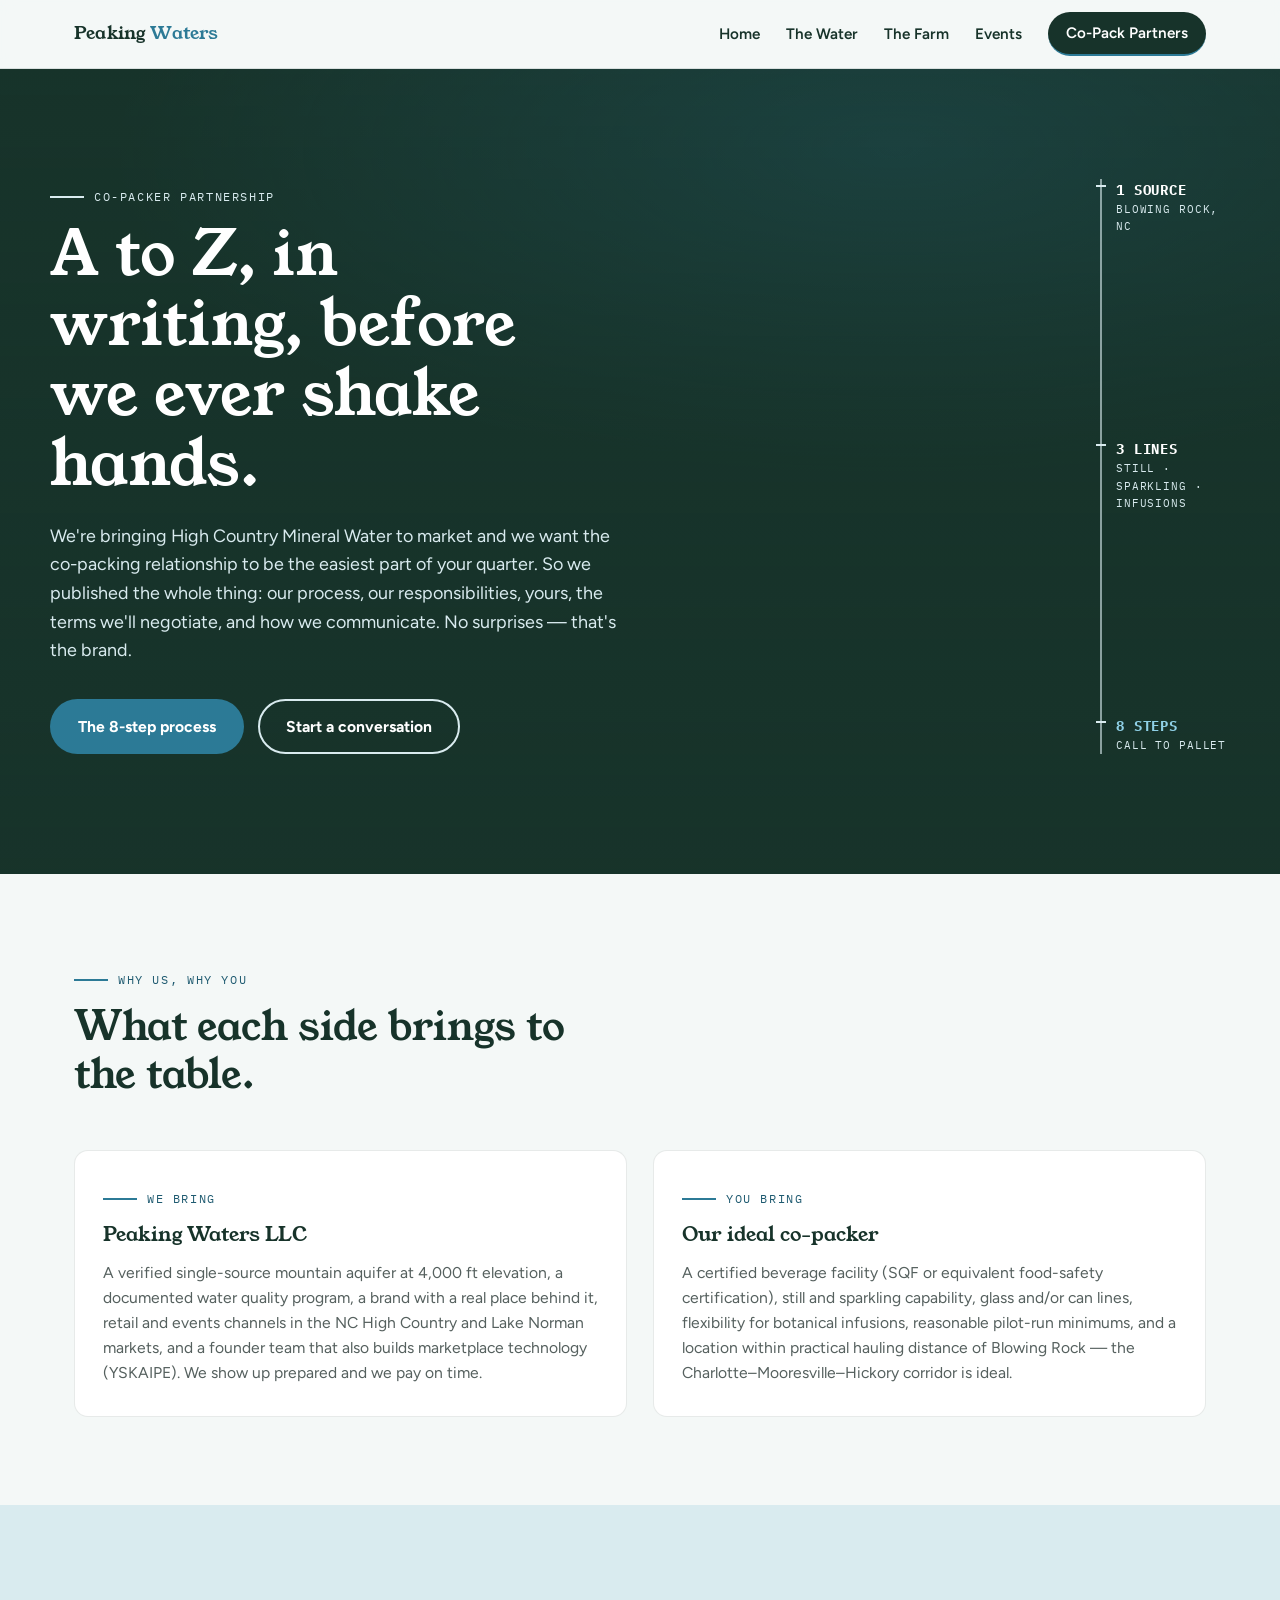
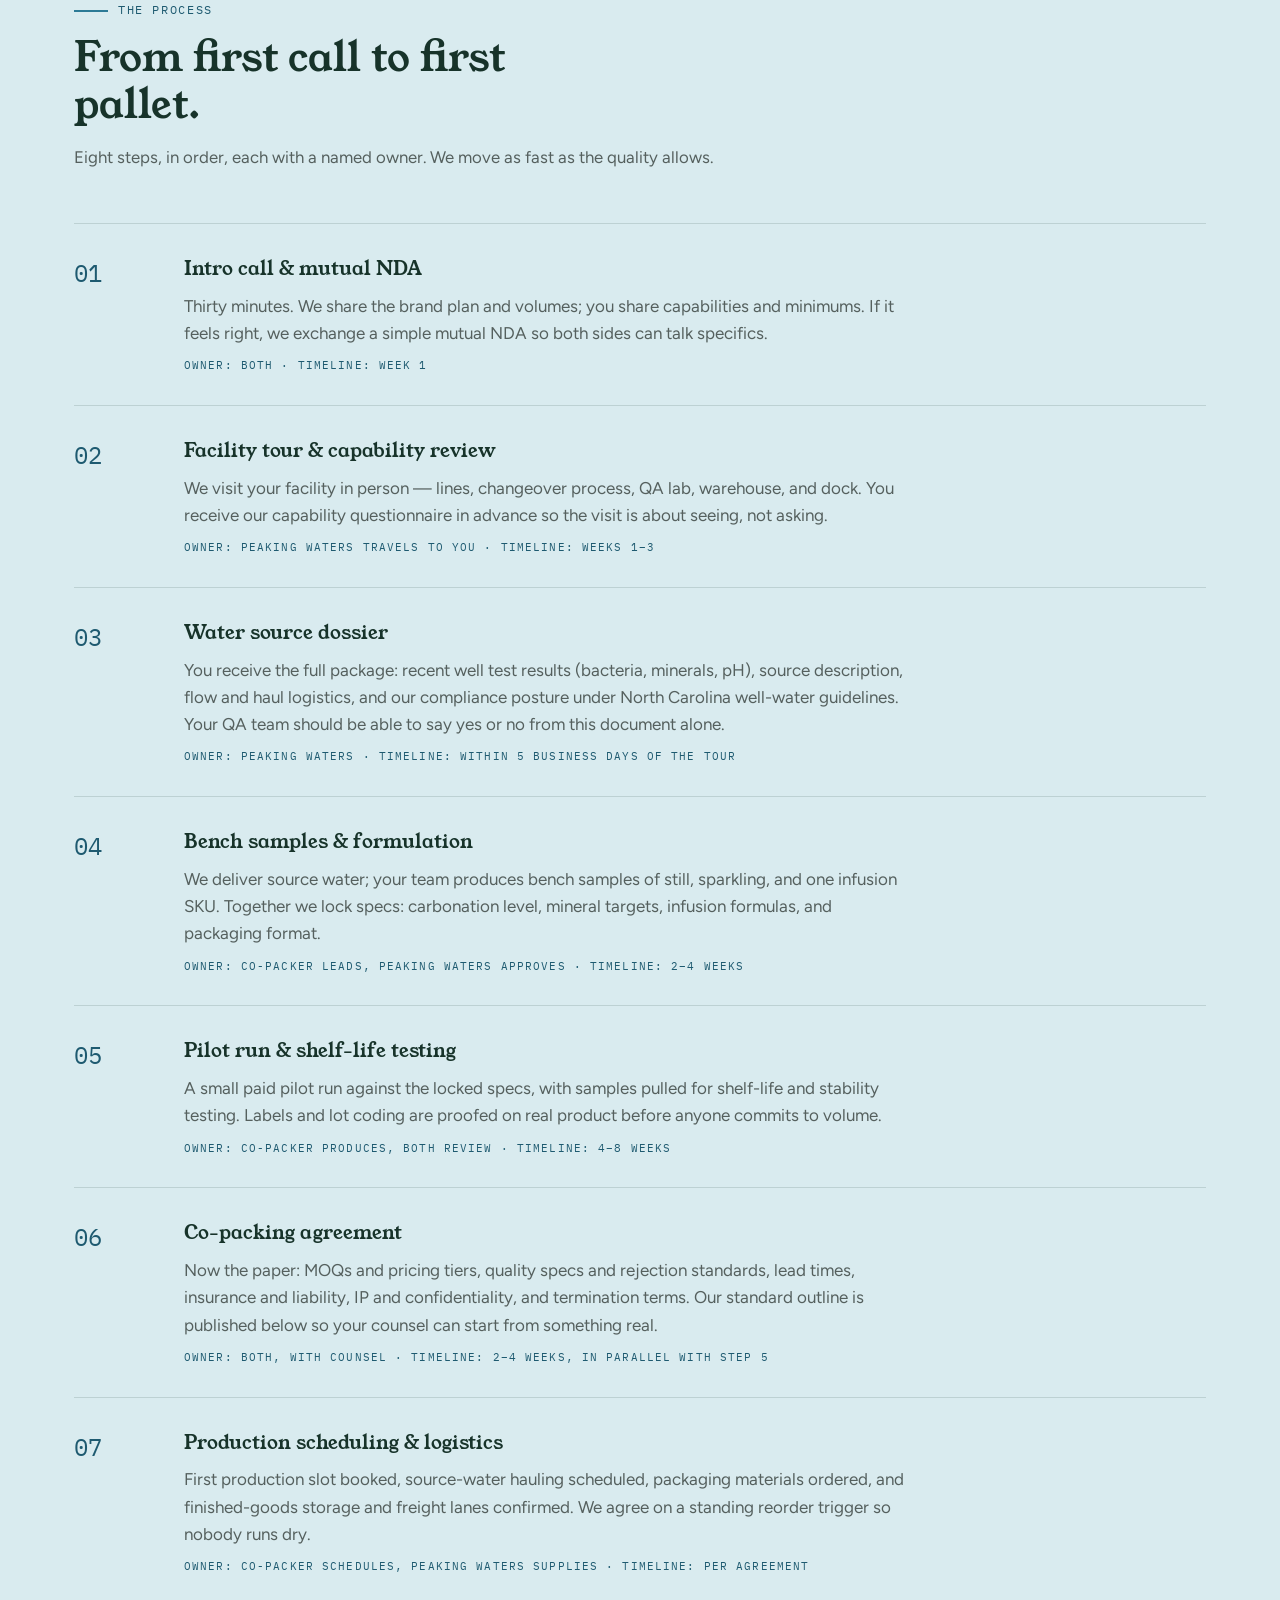
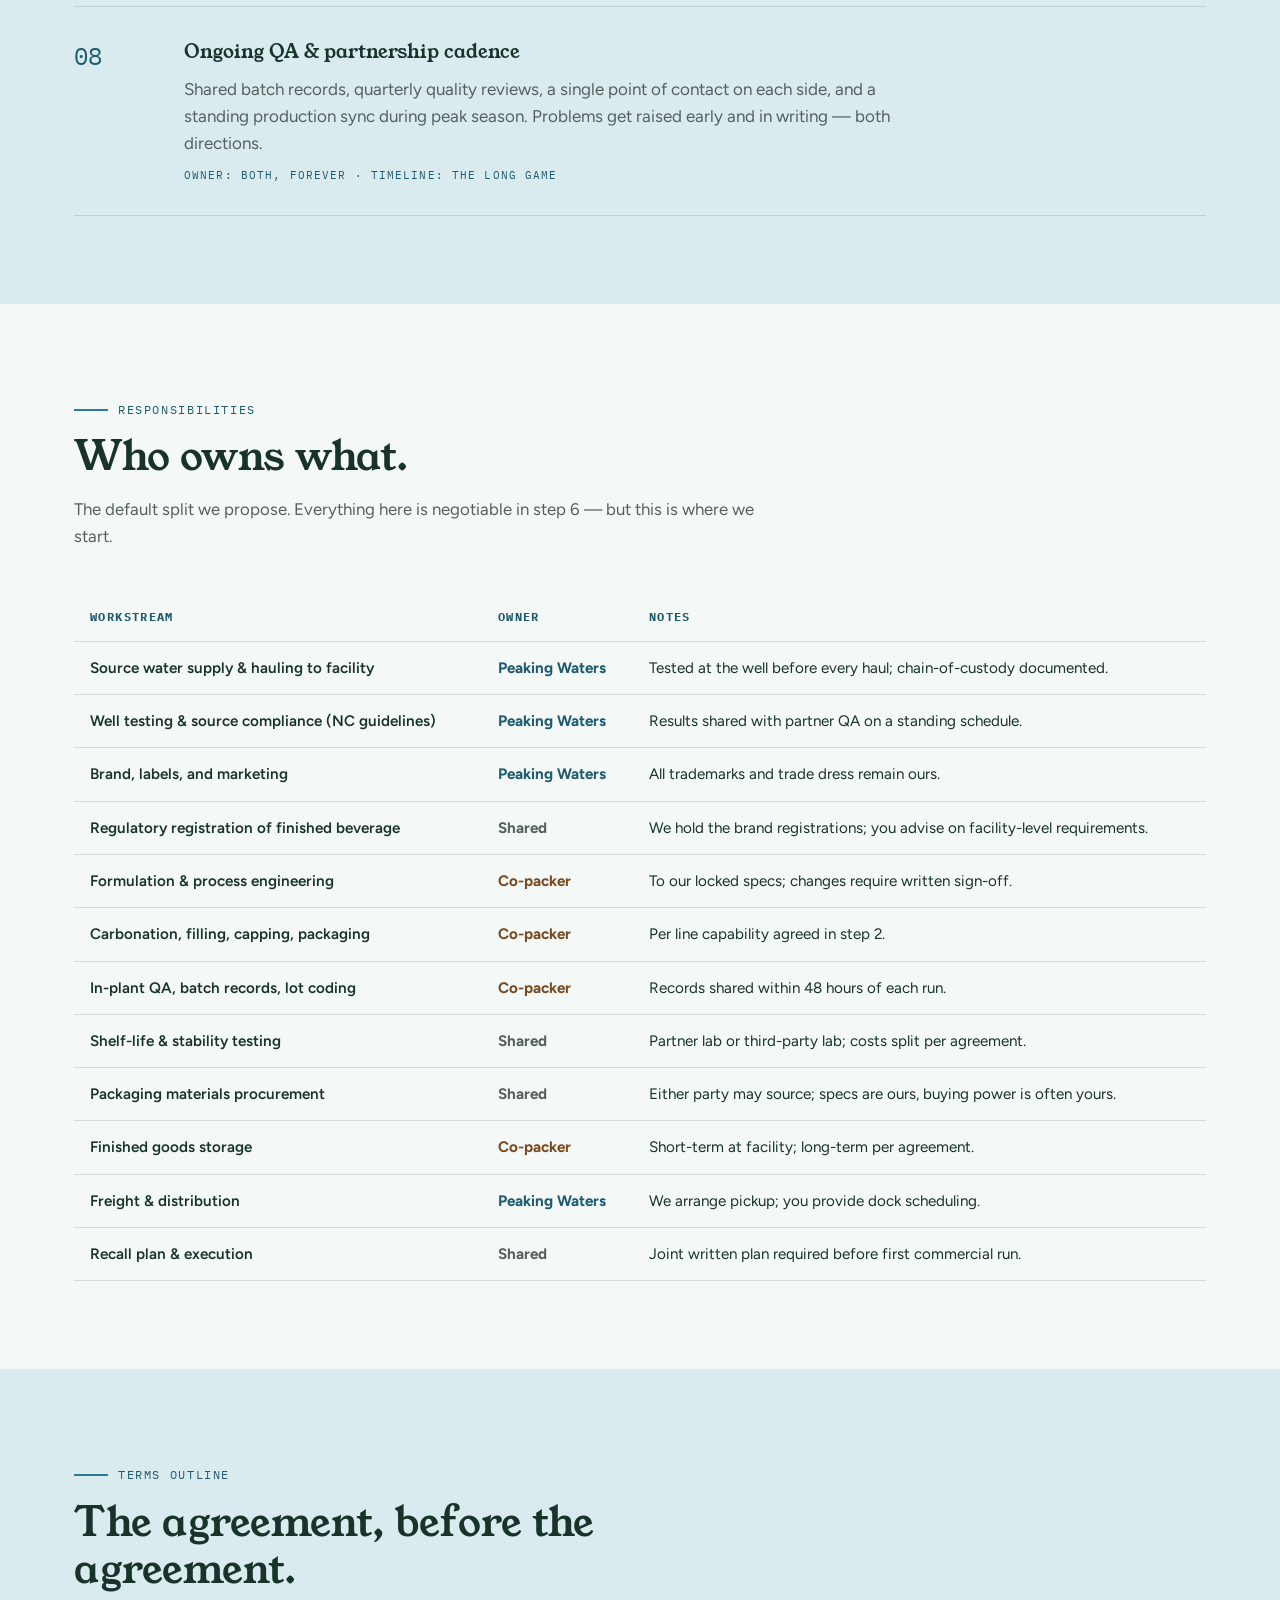
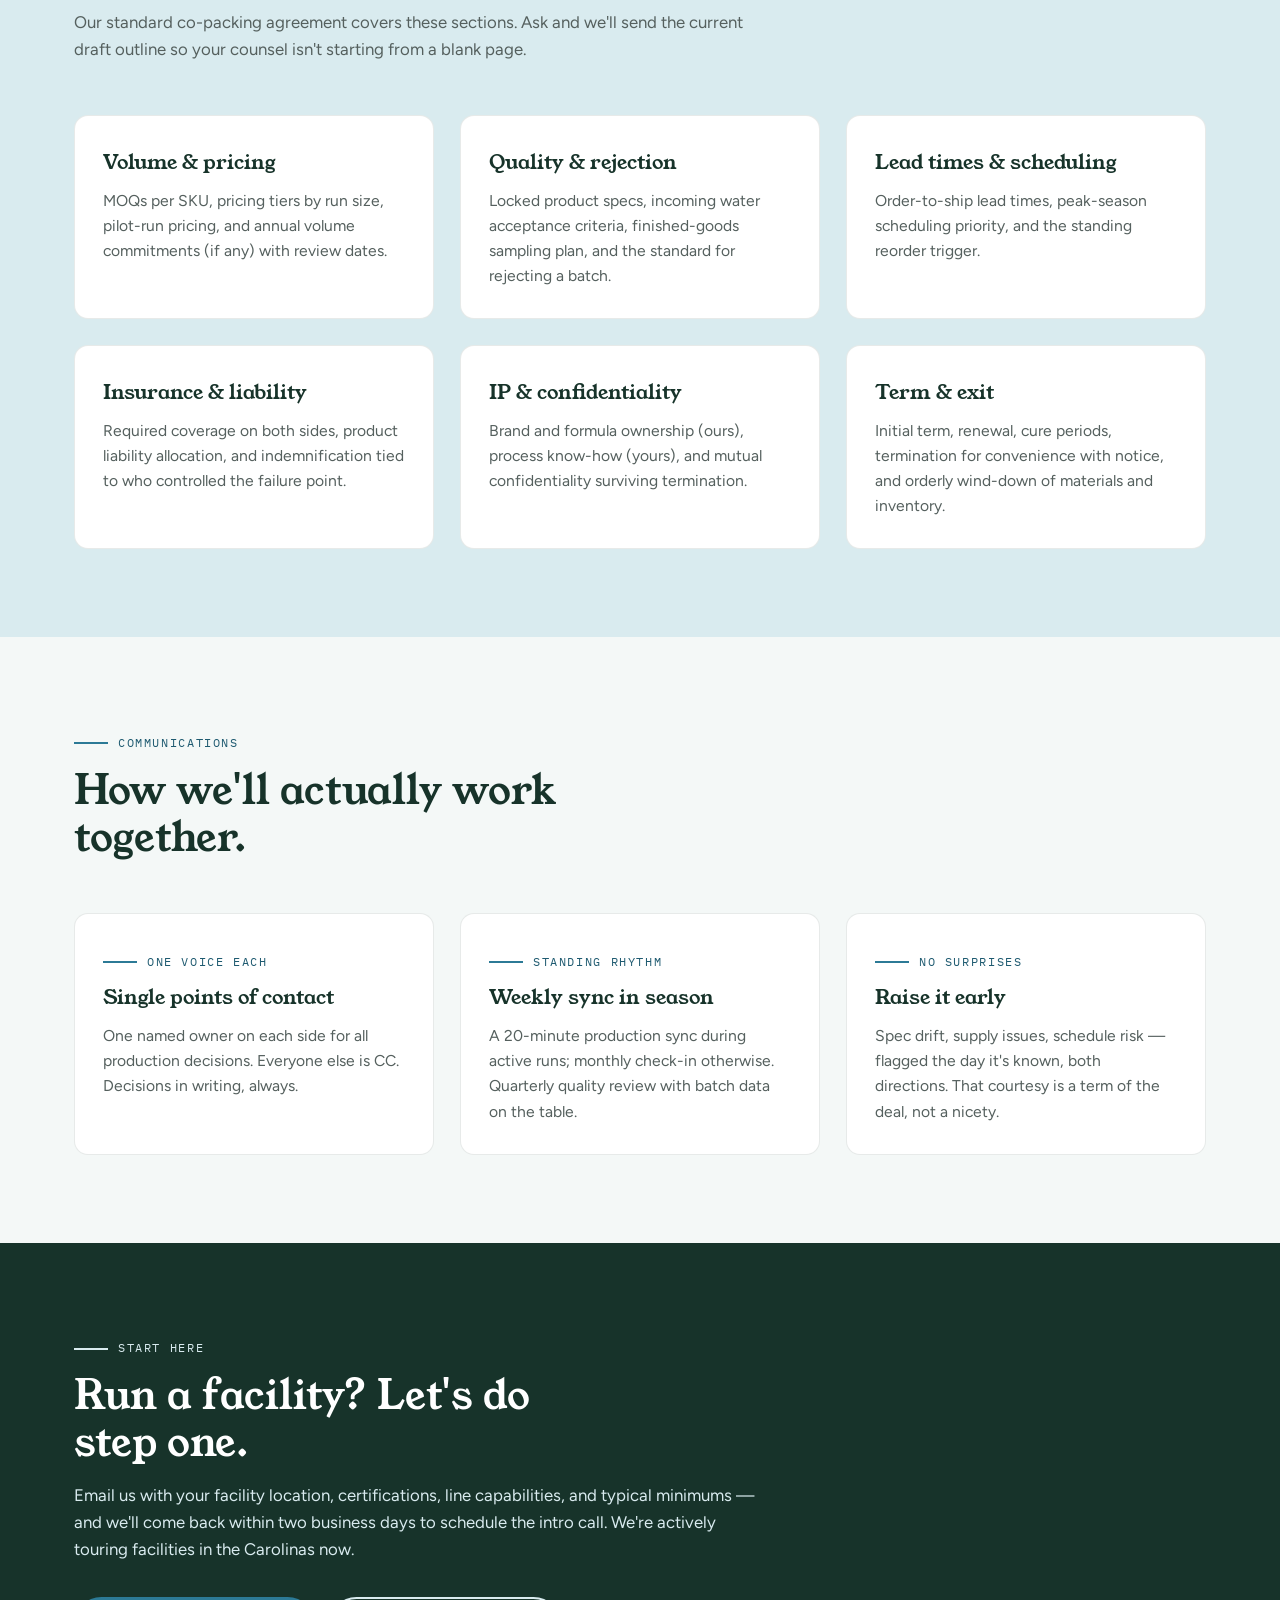
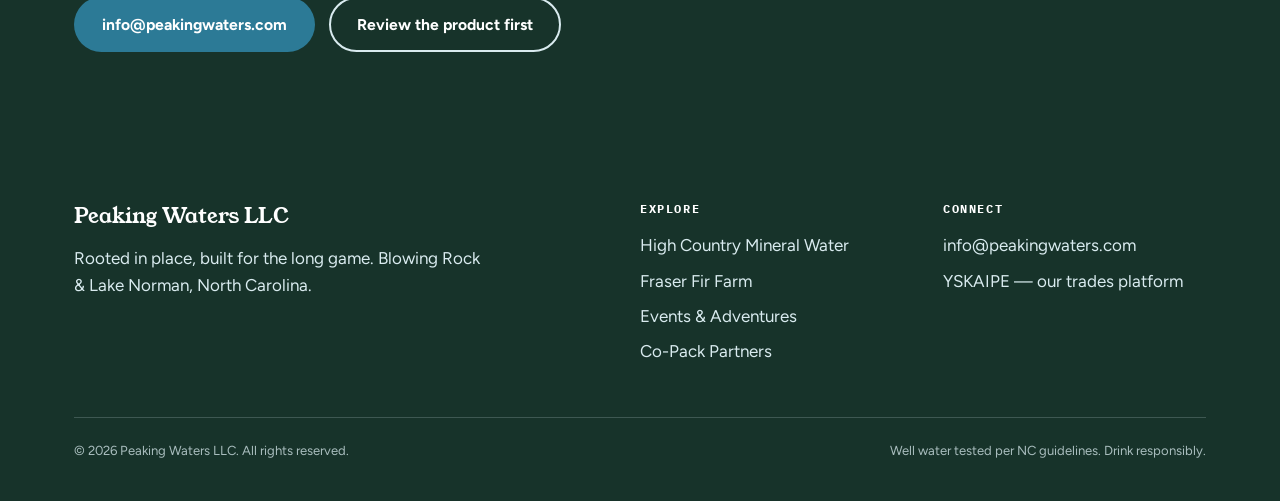
<file: copack.html>
<!DOCTYPE html>
<html lang="en">
<head>
<meta charset="UTF-8" />
<meta name="viewport" content="width=device-width, initial-scale=1.0" />
<title>Co-Packer Partnership, A to Z — Peaking Waters LLC | High Country Mineral Water</title>
<meta name="description" content="How to co-pack with Peaking Waters LLC: our published partnership process from first call to first pallet — steps, responsibilities, terms outline, and communications cadence for certified beverage co-packers in the Carolinas." />
<link rel="preconnect" href="https://fonts.googleapis.com" />
<link rel="preconnect" href="https://fonts.gstatic.com" crossorigin />
<link href="https://fonts.googleapis.com/css2?family=Young+Serif&family=Figtree:wght@400;600;700&family=IBM+Plex+Mono:wght@400;500&display=swap" rel="stylesheet" />
<link rel="stylesheet" href="css/site.css" />
</head>
<body>

<header class="site-header">
  <div class="wrap">
    <a class="brand" href="index.html">Peaking <span>Waters</span></a>
    <button class="nav-toggle" aria-expanded="false" aria-controls="nav">Menu</button>
    <nav class="nav" id="nav" aria-label="Main">
      <a href="index.html">Home</a>
      <a href="water.html">The Water</a>
      <a href="farm.html">The Farm</a>
      <a href="events.html">Events</a>
      <a href="copack.html" class="cta" aria-current="page">Co-Pack Partners</a>
    </nav>
  </div>
</header>

<section class="hero">
  <div class="hero-media">
    <!-- IMAGE SLOT: bottling line in motion. assets/img/hero-copack.jpg -->
  </div>
  <div class="wrap hero-inner">
    <div>
      <span class="depth-chip">Co-Packer Partnership</span>
      <h1>A to Z, in writing, before we ever shake hands.</h1>
      <p class="lede">We're bringing High Country Mineral Water to market and we want the co-packing relationship to be the easiest part of your quarter. So we published the whole thing: our process, our responsibilities, yours, the terms we'll negotiate, and how we communicate. No surprises — that's the brand.</p>
      <div class="hero-actions">
        <a class="btn btn-primary" href="#process">The 8-step process</a>
        <a class="btn btn-ghost" href="#contact">Start a conversation</a>
      </div>
    </div>
    <div class="gauge" aria-label="Partnership at a glance">
      <div class="tick"><strong>1 SOURCE</strong> BLOWING ROCK, NC</div>
      <div class="tick"><strong>3 LINES</strong> STILL · SPARKLING · INFUSIONS</div>
      <div class="tick aquifer"><strong>8 STEPS</strong> CALL TO PALLET</div>
    </div>
  </div>
</section>

<section class="section">
  <div class="wrap">
    <span class="depth-chip">Why us, why you</span>
    <h2>What each side brings to the table.</h2>
    <div class="grid cols-2">
      <div class="card reveal">
        <span class="depth-chip">We bring</span>
        <h3>Peaking Waters LLC</h3>
        <p>A verified single-source mountain aquifer at 4,000 ft elevation, a documented water quality program, a brand with a real place behind it, retail and events channels in the NC High Country and Lake Norman markets, and a founder team that also builds marketplace technology (YSKAIPE). We show up prepared and we pay on time.</p>
      </div>
      <div class="card reveal">
        <span class="depth-chip">You bring</span>
        <h3>Our ideal co-packer</h3>
        <p>A certified beverage facility (SQF or equivalent food-safety certification), still and sparkling capability, glass and/or can lines, flexibility for botanical infusions, reasonable pilot-run minimums, and a location within practical hauling distance of Blowing Rock — the Charlotte–Mooresville–Hickory corridor is ideal.</p>
      </div>
    </div>
  </div>
</section>

<section class="section tint" id="process">
  <div class="wrap">
    <span class="depth-chip">The process</span>
    <h2>From first call to first pallet.</h2>
    <p class="sub">Eight steps, in order, each with a named owner. We move as fast as the quality allows.</p>

    <div class="steps">
      <div class="step reveal">
        <div class="step-num">01</div>
        <div>
          <h3>Intro call &amp; mutual NDA</h3>
          <p>Thirty minutes. We share the brand plan and volumes; you share capabilities and minimums. If it feels right, we exchange a simple mutual NDA so both sides can talk specifics.</p>
          <span class="who">Owner: both · Timeline: week 1</span>
        </div>
      </div>
      <div class="step reveal">
        <div class="step-num">02</div>
        <div>
          <h3>Facility tour &amp; capability review</h3>
          <p>We visit your facility in person — lines, changeover process, QA lab, warehouse, and dock. You receive our capability questionnaire in advance so the visit is about seeing, not asking.</p>
          <span class="who">Owner: Peaking Waters travels to you · Timeline: weeks 1–3</span>
        </div>
      </div>
      <div class="step reveal">
        <div class="step-num">03</div>
        <div>
          <h3>Water source dossier</h3>
          <p>You receive the full package: recent well test results (bacteria, minerals, pH), source description, flow and haul logistics, and our compliance posture under North Carolina well-water guidelines. Your QA team should be able to say yes or no from this document alone.</p>
          <span class="who">Owner: Peaking Waters · Timeline: within 5 business days of the tour</span>
        </div>
      </div>
      <div class="step reveal">
        <div class="step-num">04</div>
        <div>
          <h3>Bench samples &amp; formulation</h3>
          <p>We deliver source water; your team produces bench samples of still, sparkling, and one infusion SKU. Together we lock specs: carbonation level, mineral targets, infusion formulas, and packaging format.</p>
          <span class="who">Owner: co-packer leads, Peaking Waters approves · Timeline: 2–4 weeks</span>
        </div>
      </div>
      <div class="step reveal">
        <div class="step-num">05</div>
        <div>
          <h3>Pilot run &amp; shelf-life testing</h3>
          <p>A small paid pilot run against the locked specs, with samples pulled for shelf-life and stability testing. Labels and lot coding are proofed on real product before anyone commits to volume.</p>
          <span class="who">Owner: co-packer produces, both review · Timeline: 4–8 weeks</span>
        </div>
      </div>
      <div class="step reveal">
        <div class="step-num">06</div>
        <div>
          <h3>Co-packing agreement</h3>
          <p>Now the paper: MOQs and pricing tiers, quality specs and rejection standards, lead times, insurance and liability, IP and confidentiality, and termination terms. Our standard outline is published below so your counsel can start from something real.</p>
          <span class="who">Owner: both, with counsel · Timeline: 2–4 weeks, in parallel with step 5</span>
        </div>
      </div>
      <div class="step reveal">
        <div class="step-num">07</div>
        <div>
          <h3>Production scheduling &amp; logistics</h3>
          <p>First production slot booked, source-water hauling scheduled, packaging materials ordered, and finished-goods storage and freight lanes confirmed. We agree on a standing reorder trigger so nobody runs dry.</p>
          <span class="who">Owner: co-packer schedules, Peaking Waters supplies · Timeline: per agreement</span>
        </div>
      </div>
      <div class="step reveal">
        <div class="step-num">08</div>
        <div>
          <h3>Ongoing QA &amp; partnership cadence</h3>
          <p>Shared batch records, quarterly quality reviews, a single point of contact on each side, and a standing production sync during peak season. Problems get raised early and in writing — both directions.</p>
          <span class="who">Owner: both, forever · Timeline: the long game</span>
        </div>
      </div>
    </div>
  </div>
</section>

<section class="section">
  <div class="wrap">
    <span class="depth-chip">Responsibilities</span>
    <h2>Who owns what.</h2>
    <p class="sub">The default split we propose. Everything here is negotiable in step 6 — but this is where we start.</p>

    <table class="resp-table">
      <thead>
        <tr>
          <th scope="col">Workstream</th>
          <th scope="col">Owner</th>
          <th scope="col">Notes</th>
        </tr>
      </thead>
      <tbody>
        <tr><td>Source water supply &amp; hauling to facility</td><td class="owner-pw">Peaking Waters</td><td>Tested at the well before every haul; chain-of-custody documented.</td></tr>
        <tr><td>Well testing &amp; source compliance (NC guidelines)</td><td class="owner-pw">Peaking Waters</td><td>Results shared with partner QA on a standing schedule.</td></tr>
        <tr><td>Brand, labels, and marketing</td><td class="owner-pw">Peaking Waters</td><td>All trademarks and trade dress remain ours.</td></tr>
        <tr><td>Regulatory registration of finished beverage</td><td class="owner-sh">Shared</td><td>We hold the brand registrations; you advise on facility-level requirements.</td></tr>
        <tr><td>Formulation &amp; process engineering</td><td class="owner-cp">Co-packer</td><td>To our locked specs; changes require written sign-off.</td></tr>
        <tr><td>Carbonation, filling, capping, packaging</td><td class="owner-cp">Co-packer</td><td>Per line capability agreed in step 2.</td></tr>
        <tr><td>In-plant QA, batch records, lot coding</td><td class="owner-cp">Co-packer</td><td>Records shared within 48 hours of each run.</td></tr>
        <tr><td>Shelf-life &amp; stability testing</td><td class="owner-sh">Shared</td><td>Partner lab or third-party lab; costs split per agreement.</td></tr>
        <tr><td>Packaging materials procurement</td><td class="owner-sh">Shared</td><td>Either party may source; specs are ours, buying power is often yours.</td></tr>
        <tr><td>Finished goods storage</td><td class="owner-cp">Co-packer</td><td>Short-term at facility; long-term per agreement.</td></tr>
        <tr><td>Freight &amp; distribution</td><td class="owner-pw">Peaking Waters</td><td>We arrange pickup; you provide dock scheduling.</td></tr>
        <tr><td>Recall plan &amp; execution</td><td class="owner-sh">Shared</td><td>Joint written plan required before first commercial run.</td></tr>
      </tbody>
    </table>
  </div>
</section>

<section class="section tint">
  <div class="wrap">
    <span class="depth-chip">Terms outline</span>
    <h2>The agreement, before the agreement.</h2>
    <p class="sub">Our standard co-packing agreement covers these sections. Ask and we'll send the current draft outline so your counsel isn't starting from a blank page.</p>
    <div class="grid cols-3">
      <div class="card reveal"><h3>Volume &amp; pricing</h3><p>MOQs per SKU, pricing tiers by run size, pilot-run pricing, and annual volume commitments (if any) with review dates.</p></div>
      <div class="card reveal"><h3>Quality &amp; rejection</h3><p>Locked product specs, incoming water acceptance criteria, finished-goods sampling plan, and the standard for rejecting a batch.</p></div>
      <div class="card reveal"><h3>Lead times &amp; scheduling</h3><p>Order-to-ship lead times, peak-season scheduling priority, and the standing reorder trigger.</p></div>
      <div class="card reveal"><h3>Insurance &amp; liability</h3><p>Required coverage on both sides, product liability allocation, and indemnification tied to who controlled the failure point.</p></div>
      <div class="card reveal"><h3>IP &amp; confidentiality</h3><p>Brand and formula ownership (ours), process know-how (yours), and mutual confidentiality surviving termination.</p></div>
      <div class="card reveal"><h3>Term &amp; exit</h3><p>Initial term, renewal, cure periods, termination for convenience with notice, and orderly wind-down of materials and inventory.</p></div>
    </div>
  </div>
</section>

<section class="section">
  <div class="wrap">
    <span class="depth-chip">Communications</span>
    <h2>How we'll actually work together.</h2>
    <div class="grid cols-3">
      <div class="card reveal">
        <span class="depth-chip">One voice each</span>
        <h3>Single points of contact</h3>
        <p>One named owner on each side for all production decisions. Everyone else is CC. Decisions in writing, always.</p>
      </div>
      <div class="card reveal">
        <span class="depth-chip">Standing rhythm</span>
        <h3>Weekly sync in season</h3>
        <p>A 20-minute production sync during active runs; monthly check-in otherwise. Quarterly quality review with batch data on the table.</p>
      </div>
      <div class="card reveal">
        <span class="depth-chip">No surprises</span>
        <h3>Raise it early</h3>
        <p>Spec drift, supply issues, schedule risk — flagged the day it's known, both directions. That courtesy is a term of the deal, not a nicety.</p>
      </div>
    </div>
  </div>
</section>

<section class="section dark" id="contact">
  <div class="wrap">
    <span class="depth-chip">Start here</span>
    <h2>Run a facility? Let's do step one.</h2>
    <p class="sub">Email us with your facility location, certifications, line capabilities, and typical minimums — and we'll come back within two business days to schedule the intro call. We're actively touring facilities in the Carolinas now.</p>
    <div class="hero-actions">
      <a class="btn btn-primary" href="mailto:info@peakingwaters.com?subject=Co-packing%20inquiry%20—%20High%20Country%20Mineral%20Water">info@peakingwaters.com</a>
      <a class="btn btn-ghost" href="water.html">Review the product first</a>
    </div>
  </div>
</section>

<footer class="site-footer">
  <div class="wrap">
    <div class="cols">
      <div>
        <div class="footer-brand">Peaking Waters LLC</div>
        <p style="max-width:38ch">Rooted in place, built for the long game. Blowing Rock &amp; Lake Norman, North Carolina.</p>
      </div>
      <div>
        <h4>Explore</h4>
        <ul>
          <li><a href="water.html">High Country Mineral Water</a></li>
          <li><a href="farm.html">Fraser Fir Farm</a></li>
          <li><a href="events.html">Events &amp; Adventures</a></li>
          <li><a href="copack.html">Co-Pack Partners</a></li>
        </ul>
      </div>
      <div>
        <h4>Connect</h4>
        <ul>
          <li><a href="mailto:info@peakingwaters.com">info@peakingwaters.com</a></li>
          <li><a href="https://yskaipe.com">YSKAIPE — our trades platform</a></li>
        </ul>
      </div>
    </div>
    <div class="fine">
      <span>© 2026 Peaking Waters LLC. All rights reserved.</span>
      <span>Well water tested per NC guidelines. Drink responsibly.</span>
    </div>
  </div>
</footer>

<script src="js/site.js"></script>
</body>
</html>
</file>
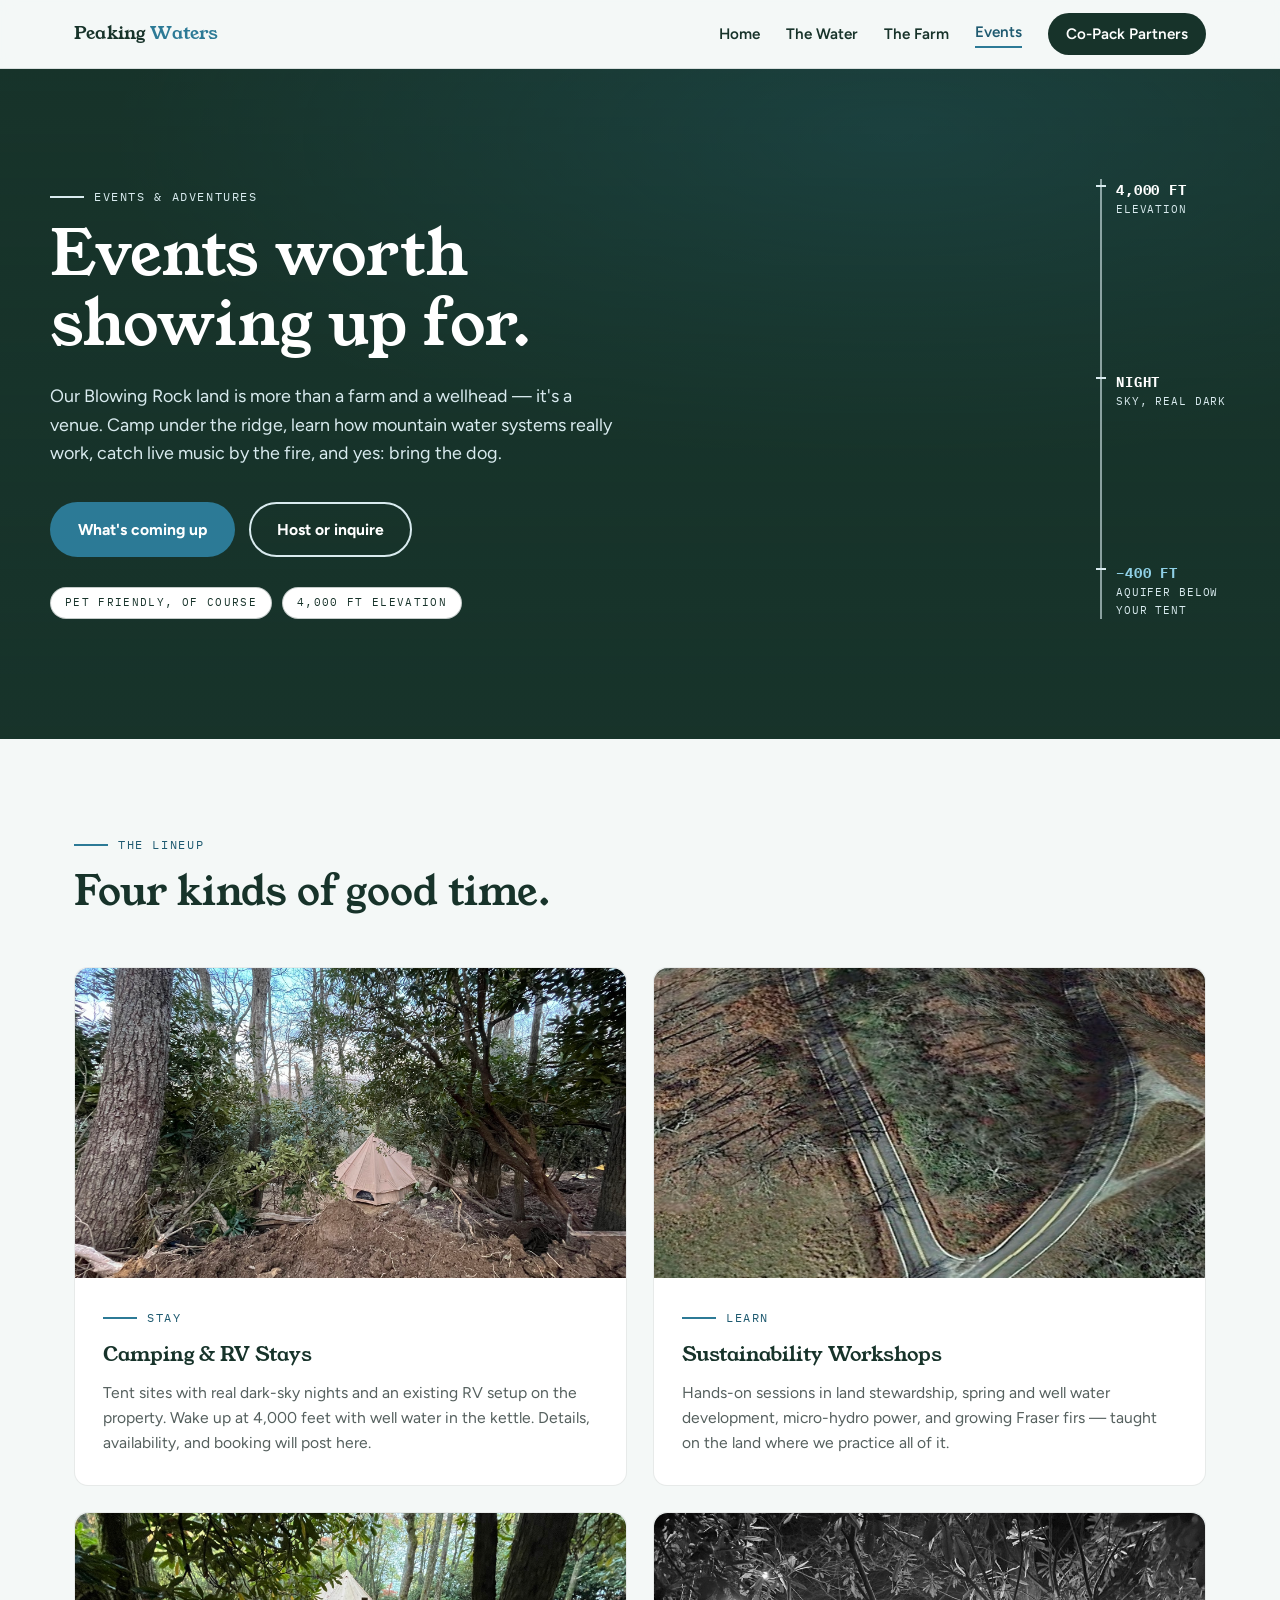
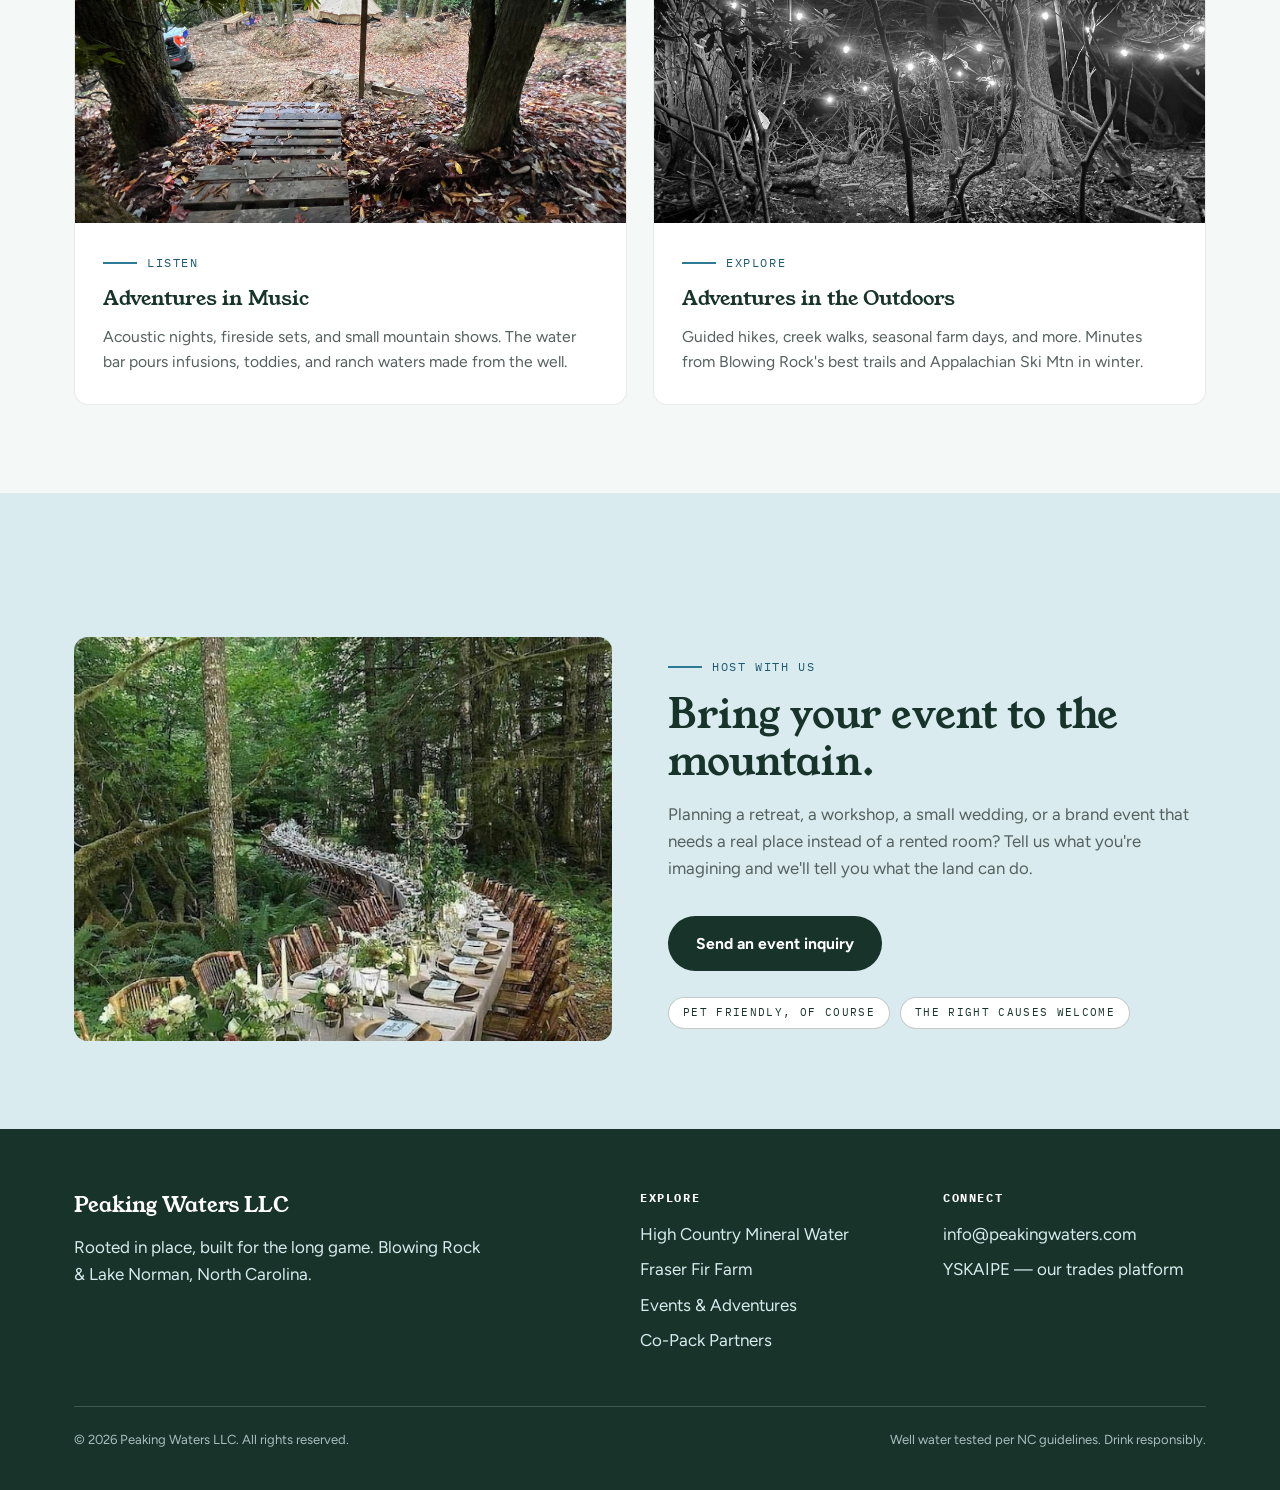
<file: events.html>
<!DOCTYPE html>
<html lang="en">
<head>
<meta charset="UTF-8" />
<meta name="viewport" content="width=device-width, initial-scale=1.0" />
<title>Events &amp; Adventures — Peaking Waters LLC | Blowing Rock, NC</title>
<meta name="description" content="Special events on our Blowing Rock land: camping and RV stays, sustainability workshops, music nights, and outdoor adventures. Pet friendly, of course." />
<link rel="preconnect" href="https://fonts.googleapis.com" />
<link rel="preconnect" href="https://fonts.gstatic.com" crossorigin />
<link href="https://fonts.googleapis.com/css2?family=Young+Serif&family=Figtree:wght@400;600;700&family=IBM+Plex+Mono:wght@400;500&display=swap" rel="stylesheet" />
<link rel="stylesheet" href="css/site.css" />
</head>
<body>

<header class="site-header">
  <div class="wrap">
    <a class="brand" href="index.html">Peaking <span>Waters</span></a>
    <button class="nav-toggle" aria-expanded="false" aria-controls="nav">Menu</button>
    <nav class="nav" id="nav" aria-label="Main">
      <a href="index.html">Home</a>
      <a href="water.html">The Water</a>
      <a href="farm.html">The Farm</a>
      <a href="events.html" aria-current="page">Events</a>
      <a href="copack.html" class="cta">Co-Pack Partners</a>
    </nav>
  </div>
</header>

<section class="hero">
  <div class="hero-media">
    <!-- IMAGE/VIDEO SLOT: campfire with string lights, ridge behind.
         assets/video/hero-events.mp4 / assets/img/hero-events.jpg -->
  </div>
  <div class="wrap hero-inner">
    <div>
      <span class="depth-chip">Events &amp; Adventures</span>
      <h1>Events worth showing up for.</h1>
      <p class="lede">Our Blowing Rock land is more than a farm and a wellhead — it's a venue. Camp under the ridge, learn how mountain water systems really work, catch live music by the fire, and yes: bring the dog.</p>
      <div class="hero-actions">
        <a class="btn btn-primary" href="#calendar">What's coming up</a>
        <a class="btn btn-ghost" href="#inquire">Host or inquire</a>
      </div>
      <div style="margin-top:26px">
        <span class="pill">Pet friendly, of course</span>
        <span class="pill">4,000 ft elevation</span>
      </div>
    </div>
    <div class="gauge" aria-label="Elevation gauge">
      <div class="tick"><strong>4,000 FT</strong> ELEVATION</div>
      <div class="tick"><strong>NIGHT</strong> SKY, REAL DARK</div>
      <div class="tick aquifer"><strong>−400 FT</strong> AQUIFER BELOW YOUR TENT</div>
    </div>
  </div>
</section>

<section class="section" id="calendar">
  <div class="wrap">
    <span class="depth-chip">The lineup</span>
    <h2>Four kinds of good time.</h2>
    <div class="grid cols-2">
      <div class="card reveal">
        <div class="media wide" style="margin:-30px -28px 22px; border-radius: var(--radius) var(--radius) 0 0; overflow:hidden;">
          <img src="assets/img/events-camping.jpg" alt="Tents and RV under a dark mountain sky" style="width:100%; height:100%; object-fit:cover; display:block;">
        </div>
        <span class="depth-chip">Stay</span>
        <h3>Camping &amp; RV Stays</h3>
        <p>Tent sites with real dark-sky nights and an existing RV setup on the property. Wake up at 4,000 feet with well water in the kettle. Details, availability, and booking will post here.</p>
      </div>
      <div class="card reveal">
        <div class="media wide" style="margin:-30px -28px 22px; border-radius: var(--radius) var(--radius) 0 0; overflow:hidden;">
          <img src="assets/img/events-workshops.jpg" alt="Workshop group learning at the wellhead" style="width:100%; height:100%; object-fit:cover; display:block;">
        </div>
        <span class="depth-chip">Learn</span>
        <h3>Sustainability Workshops</h3>
        <p>Hands-on sessions in land stewardship, spring and well water development, micro-hydro power, and growing Fraser firs — taught on the land where we practice all of it.</p>
      </div>
      <div class="card reveal">
        <div class="media wide" style="margin:-30px -28px 22px; border-radius: var(--radius) var(--radius) 0 0; overflow:hidden;">
          <img src="assets/img/events-music.jpg" alt="Acoustic set by the fire" style="width:100%; height:100%; object-fit:cover; display:block;">
        </div>
        <span class="depth-chip">Listen</span>
        <h3>Adventures in Music</h3>
        <p>Acoustic nights, fireside sets, and small mountain shows. The water bar pours infusions, toddies, and ranch waters made from the well.</p>
      </div>
      <div class="card reveal">
        <div class="media wide" style="margin:-30px -28px 22px; border-radius: var(--radius) var(--radius) 0 0; overflow:hidden;">
          <img src="assets/img/events-outdoors.jpg" alt="Hikers and a dog on the ridge" style="width:100%; height:100%; object-fit:cover; display:block;">
        </div>
        <span class="depth-chip">Explore</span>
        <h3>Adventures in the Outdoors</h3>
        <p>Guided hikes, creek walks, seasonal farm days, and more. Minutes from Blowing Rock's best trails and Appalachian Ski Mtn in winter.</p>
      </div>
    </div>
  </div>
</section>

<section class="section tint" id="inquire">
  <div class="wrap">
    <div class="feature">


        <div class="media" style="overflow:hidden;">
          <img src="assets/img/events-host.jpg" alt="Long table dinner gathering" style="width:100%; height:100%; object-fit:cover; display:block;">
        </div>




      <div>
        <span class="depth-chip">Host with us</span>
        <h2>Bring your event to the mountain.</h2>
        <p class="sub">Planning a retreat, a workshop, a small wedding, or a brand event that needs a real place instead of a rented room? Tell us what you're imagining and we'll tell you what the land can do.</p>
        <div class="hero-actions">
          <a class="btn btn-dark" href="mailto:info@peakingwaters.com?subject=Event%20inquiry%20—%20Peaking%20Waters">Send an event inquiry</a>
        </div>
        <div style="margin-top:22px">
          <span class="pill">Pet friendly, of course</span>
          <span class="pill">The right causes welcome</span>
        </div>
      </div>
    </div>
  </div>
</section>

<footer class="site-footer">
  <div class="wrap">
    <div class="cols">
      <div>
        <div class="footer-brand">Peaking Waters LLC</div>
        <p style="max-width:38ch">Rooted in place, built for the long game. Blowing Rock &amp; Lake Norman, North Carolina.</p>
      </div>
      <div>
        <h4>Explore</h4>
        <ul>
          <li><a href="water.html">High Country Mineral Water</a></li>
          <li><a href="farm.html">Fraser Fir Farm</a></li>
          <li><a href="events.html">Events &amp; Adventures</a></li>
          <li><a href="copack.html">Co-Pack Partners</a></li>
        </ul>
      </div>
      <div>
        <h4>Connect</h4>
        <ul>
          <li><a href="mailto:info@peakingwaters.com">info@peakingwaters.com</a></li>
          <li><a href="https://yskaipe.com">YSKAIPE — our trades platform</a></li>
        </ul>
      </div>
    </div>
    <div class="fine">
      <span>© 2026 Peaking Waters LLC. All rights reserved.</span>
      <span>Well water tested per NC guidelines. Drink responsibly.</span>
    </div>
  </div>
</footer>

<script src="js/site.js"></script>
</body>
</html>
</file>
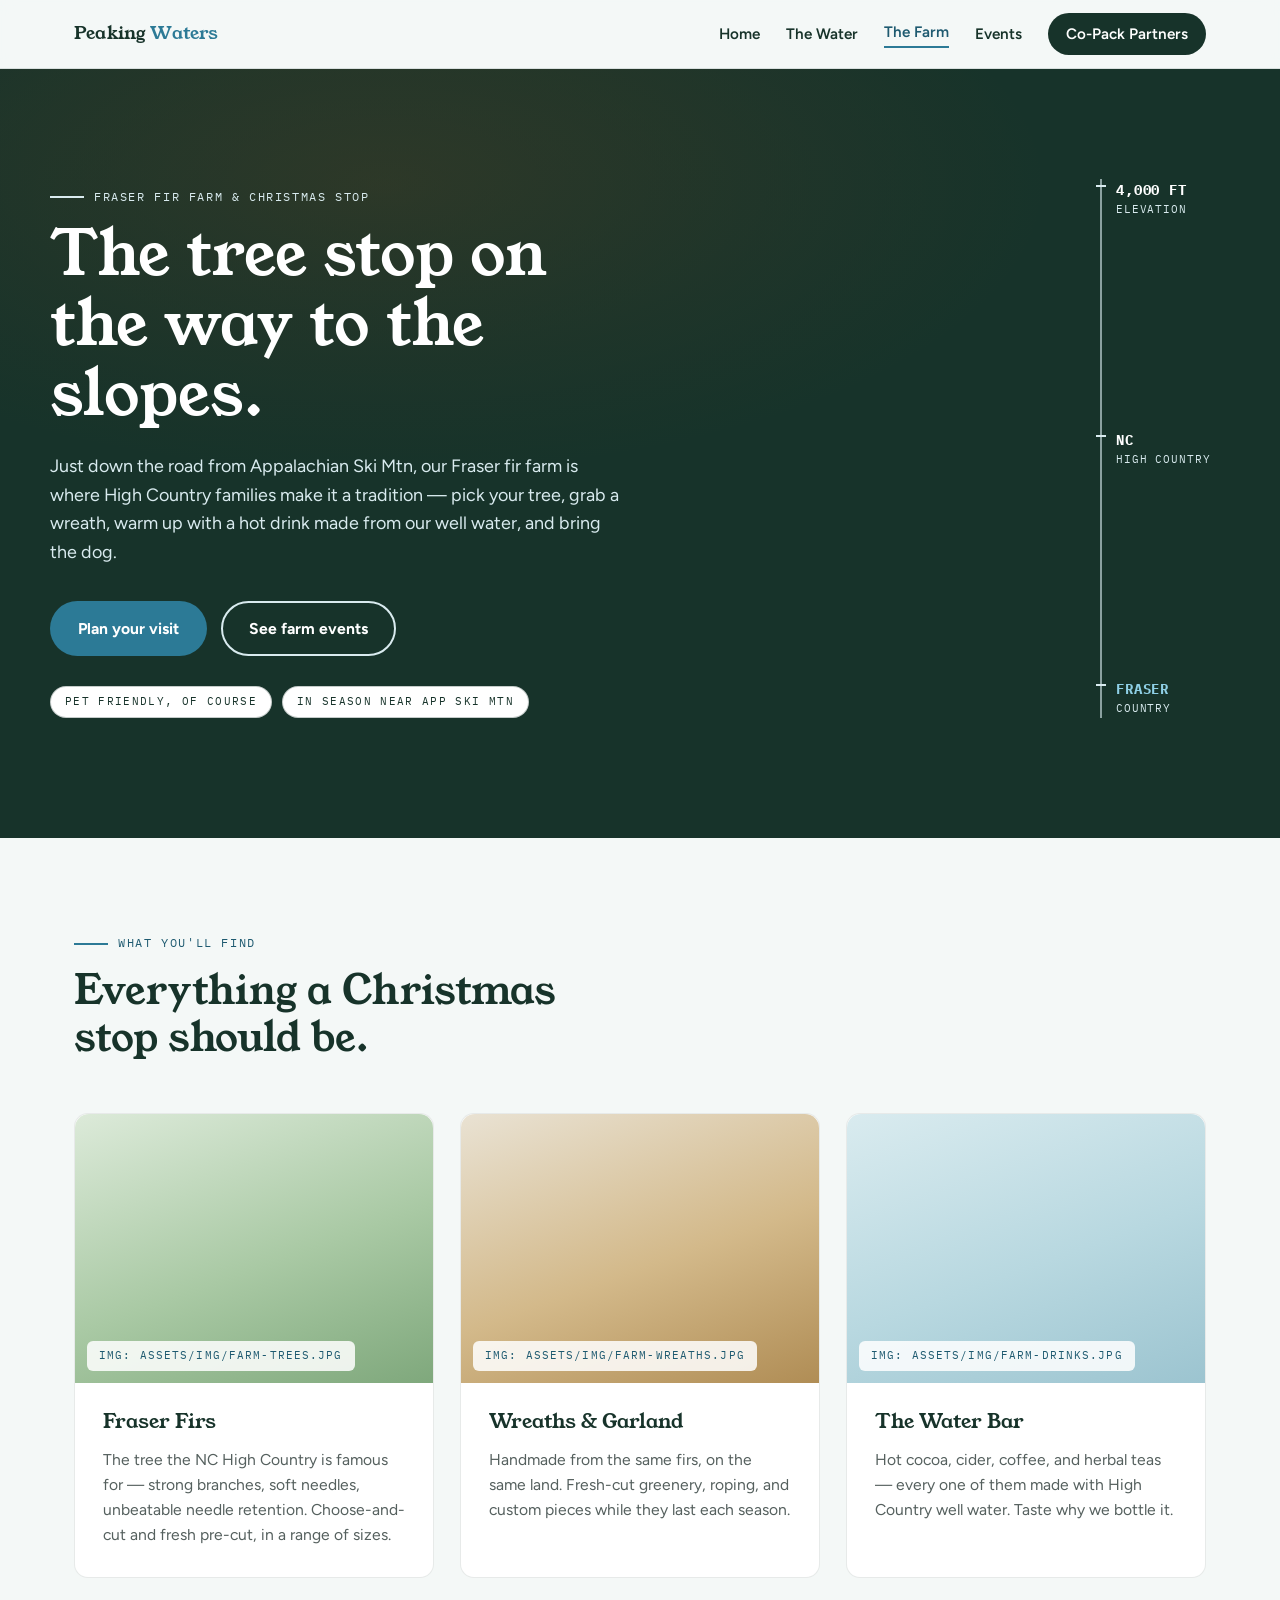
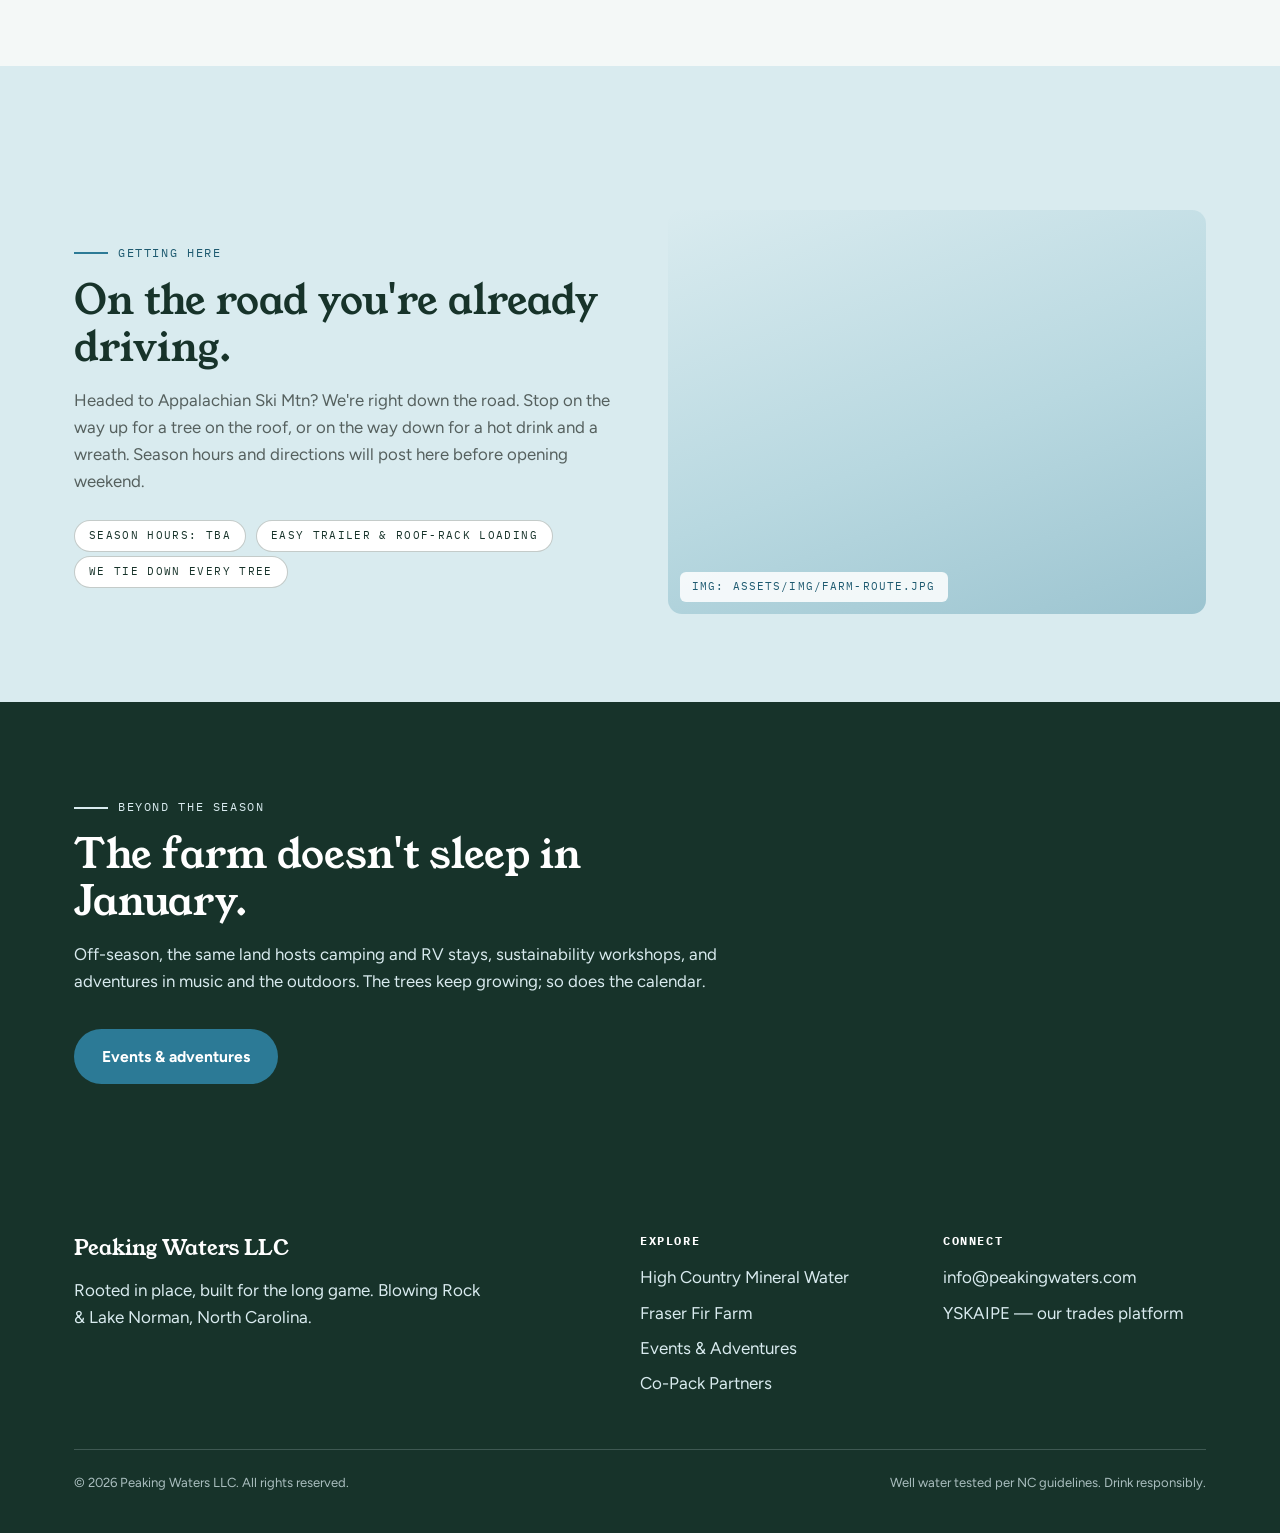
<file: farm.html>
<!DOCTYPE html>
<html lang="en">
<head>
<meta charset="UTF-8" />
<meta name="viewport" content="width=device-width, initial-scale=1.0" />
<title>Fraser Fir Farm &amp; Christmas Stop — Peaking Waters LLC | Blowing Rock, NC</title>
<meta name="description" content="A Fraser fir farm and Christmas stop just down the road from Appalachian Ski Mtn — real trees, wreaths, hot drinks made with High Country well water, and a pet-friendly welcome all season." />
<link rel="preconnect" href="https://fonts.googleapis.com" />
<link rel="preconnect" href="https://fonts.gstatic.com" crossorigin />
<link href="https://fonts.googleapis.com/css2?family=Young+Serif&family=Figtree:wght@400;600;700&family=IBM+Plex+Mono:wght@400;500&display=swap" rel="stylesheet" />
<link rel="stylesheet" href="css/site.css" />
<style>
  /* farm page leans on the bark accent */
  .hero.farm .hero-media {
    background:
      linear-gradient(180deg, rgba(23,51,42,0.5) 0%, rgba(23,51,42,0.88) 100%),
      radial-gradient(1100px 480px at 30% 15%, rgba(122,74,33,0.5), transparent 60%),
      var(--spruce);
  }
</style>
</head>
<body>

<header class="site-header">
  <div class="wrap">
    <a class="brand" href="index.html">Peaking <span>Waters</span></a>
    <button class="nav-toggle" aria-expanded="false" aria-controls="nav">Menu</button>
    <nav class="nav" id="nav" aria-label="Main">
      <a href="index.html">Home</a>
      <a href="water.html">The Water</a>
      <a href="farm.html" aria-current="page">The Farm</a>
      <a href="events.html">Events</a>
      <a href="copack.html" class="cta">Co-Pack Partners</a>
    </nav>
  </div>
</header>

<section class="hero farm">
  <div class="hero-media">
    <!-- IMAGE/VIDEO SLOT: fir rows at golden hour or first snow.
         assets/video/hero-firs.mp4 / assets/img/hero-firs.jpg -->
  </div>
  <div class="wrap hero-inner">
    <div>
      <span class="depth-chip">Fraser Fir Farm &amp; Christmas Stop</span>
      <h1>The tree stop on the way to the slopes.</h1>
      <p class="lede">Just down the road from Appalachian Ski Mtn, our Fraser fir farm is where High Country families make it a tradition — pick your tree, grab a wreath, warm up with a hot drink made from our well water, and bring the dog.</p>
      <div class="hero-actions">
        <a class="btn btn-primary" href="#visit">Plan your visit</a>
        <a class="btn btn-ghost" href="events.html">See farm events</a>
      </div>
      <div style="margin-top:26px">
        <span class="pill">Pet friendly, of course</span>
        <span class="pill">In season near App Ski Mtn</span>
      </div>
    </div>
    <div class="gauge" aria-label="Elevation gauge">
      <div class="tick"><strong>4,000 FT</strong> ELEVATION</div>
      <div class="tick"><strong>NC</strong> HIGH COUNTRY</div>
      <div class="tick aquifer"><strong>FRASER</strong> COUNTRY</div>
    </div>
  </div>
</section>

<section class="section" id="visit">
  <div class="wrap">
    <span class="depth-chip">What you'll find</span>
    <h2>Everything a Christmas stop should be.</h2>
    <div class="grid cols-3">
      <div class="card reveal">
        <div class="media" style="margin:-30px -28px 22px; border-radius: var(--radius) var(--radius) 0 0; background: linear-gradient(160deg,#dcead9,#a9c9a4 55%,#7fa87c);">
          <!-- IMAGE SLOT: family choosing a tree -->
          <span class="slot-label">img: assets/img/farm-trees.jpg</span>
        </div>
        <h3>Fraser Firs</h3>
        <p>The tree the NC High Country is famous for — strong branches, soft needles, unbeatable needle retention. Choose-and-cut and fresh pre-cut, in a range of sizes.</p>
      </div>
      <div class="card reveal">
        <div class="media" style="margin:-30px -28px 22px; border-radius: var(--radius) var(--radius) 0 0; background: linear-gradient(160deg,#e9e2d3,#d3b98a 55%,#b08d55);">
          <!-- IMAGE SLOT: wreath making close-up -->
          <span class="slot-label">img: assets/img/farm-wreaths.jpg</span>
        </div>
        <h3>Wreaths &amp; Garland</h3>
        <p>Handmade from the same firs, on the same land. Fresh-cut greenery, roping, and custom pieces while they last each season.</p>
      </div>
      <div class="card reveal">
        <div class="media" style="margin:-30px -28px 22px; border-radius: var(--radius) var(--radius) 0 0;">
          <!-- IMAGE SLOT: steaming cocoa / toddy by the fire -->
          <span class="slot-label">img: assets/img/farm-drinks.jpg</span>
        </div>
        <h3>The Water Bar</h3>
        <p>Hot cocoa, cider, coffee, and herbal teas — every one of them made with High Country well water. Taste why we bottle it.</p>
      </div>
    </div>
  </div>
</section>

<section class="section tint">
  <div class="wrap">
    <div class="feature flip">
      <div class="media">
        <!-- IMAGE SLOT: map/route shot or roadside sign with ski slope in background -->
        <span class="slot-label">img: assets/img/farm-route.jpg</span>
      </div>
      <div>
        <span class="depth-chip">Getting here</span>
        <h2>On the road you're already driving.</h2>
        <p class="sub">Headed to Appalachian Ski Mtn? We're right down the road. Stop on the way up for a tree on the roof, or on the way down for a hot drink and a wreath. Season hours and directions will post here before opening weekend.</p>
        <div style="margin-top:22px">
          <span class="pill">Season hours: TBA</span>
          <span class="pill">Easy trailer &amp; roof-rack loading</span>
          <span class="pill">We tie down every tree</span>
        </div>
      </div>
    </div>
  </div>
</section>

<section class="section dark">
  <div class="wrap">
    <span class="depth-chip">Beyond the season</span>
    <h2>The farm doesn't sleep in January.</h2>
    <p class="sub">Off-season, the same land hosts camping and RV stays, sustainability workshops, and adventures in music and the outdoors. The trees keep growing; so does the calendar.</p>
    <div class="hero-actions">
      <a class="btn btn-primary" href="events.html">Events &amp; adventures</a>
    </div>
  </div>
</section>

<footer class="site-footer">
  <div class="wrap">
    <div class="cols">
      <div>
        <div class="footer-brand">Peaking Waters LLC</div>
        <p style="max-width:38ch">Rooted in place, built for the long game. Blowing Rock &amp; Lake Norman, North Carolina.</p>
      </div>
      <div>
        <h4>Explore</h4>
        <ul>
          <li><a href="water.html">High Country Mineral Water</a></li>
          <li><a href="farm.html">Fraser Fir Farm</a></li>
          <li><a href="events.html">Events &amp; Adventures</a></li>
          <li><a href="copack.html">Co-Pack Partners</a></li>
        </ul>
      </div>
      <div>
        <h4>Connect</h4>
        <ul>
          <li><a href="mailto:info@peakingwaters.com">info@peakingwaters.com</a></li>
          <li><a href="https://yskaipe.com">YSKAIPE — our trades platform</a></li>
        </ul>
      </div>
    </div>
    <div class="fine">
      <span>© 2026 Peaking Waters LLC. All rights reserved.</span>
      <span>Well water tested per NC guidelines. Drink responsibly.</span>
    </div>
  </div>
</footer>

<script src="js/site.js"></script>
</body>
</html>
</file>
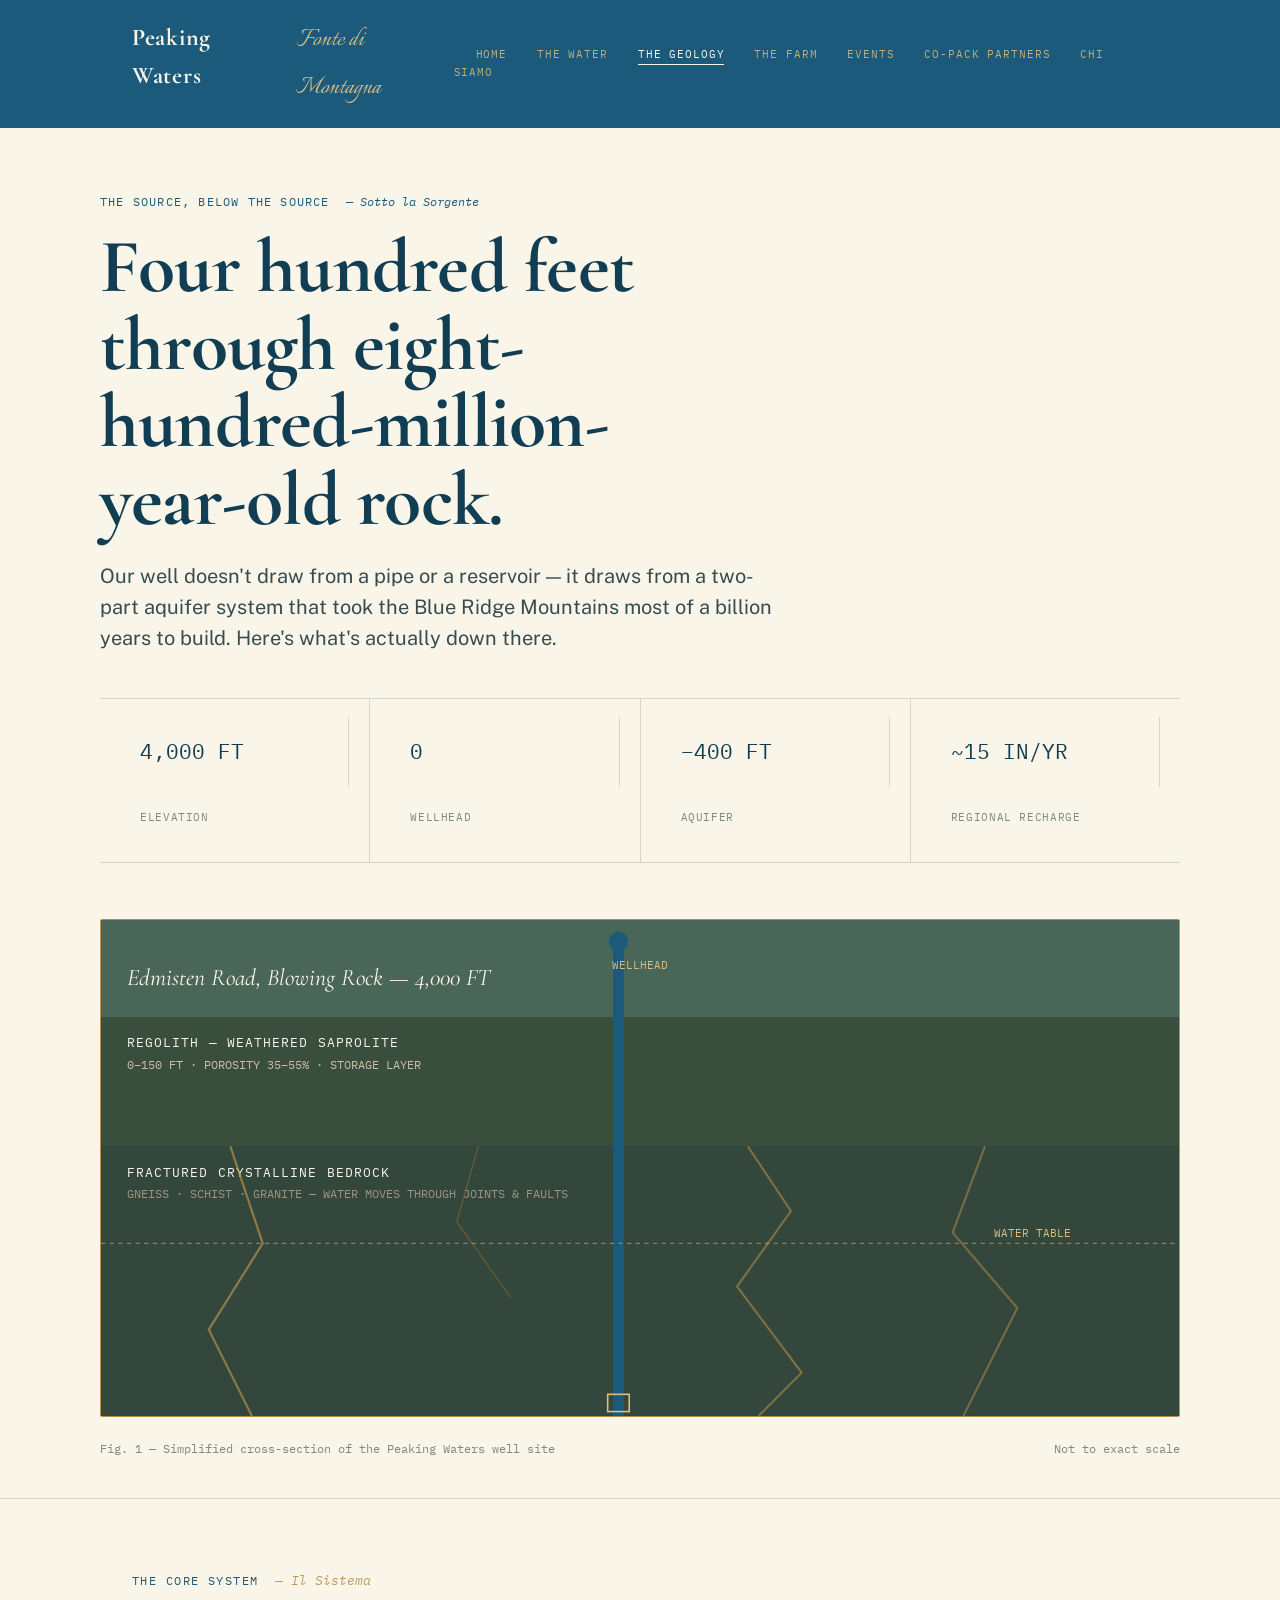
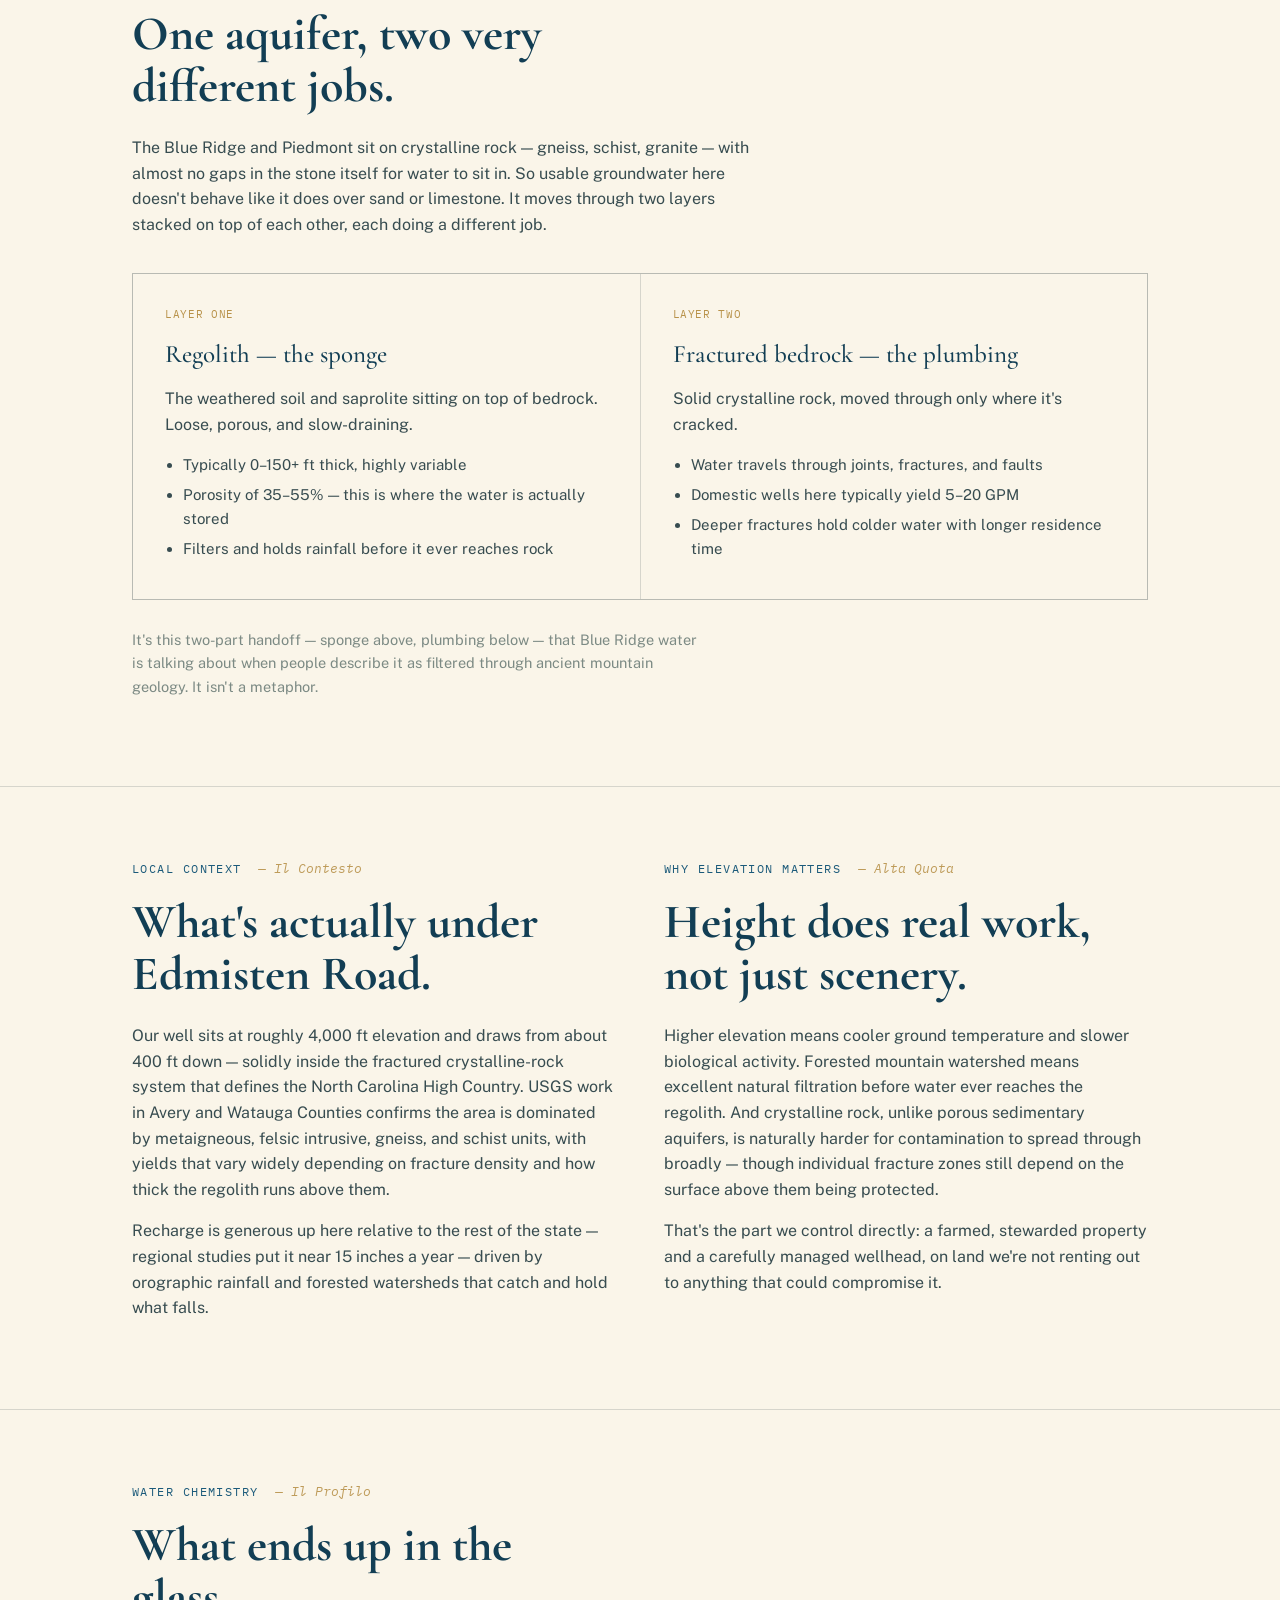
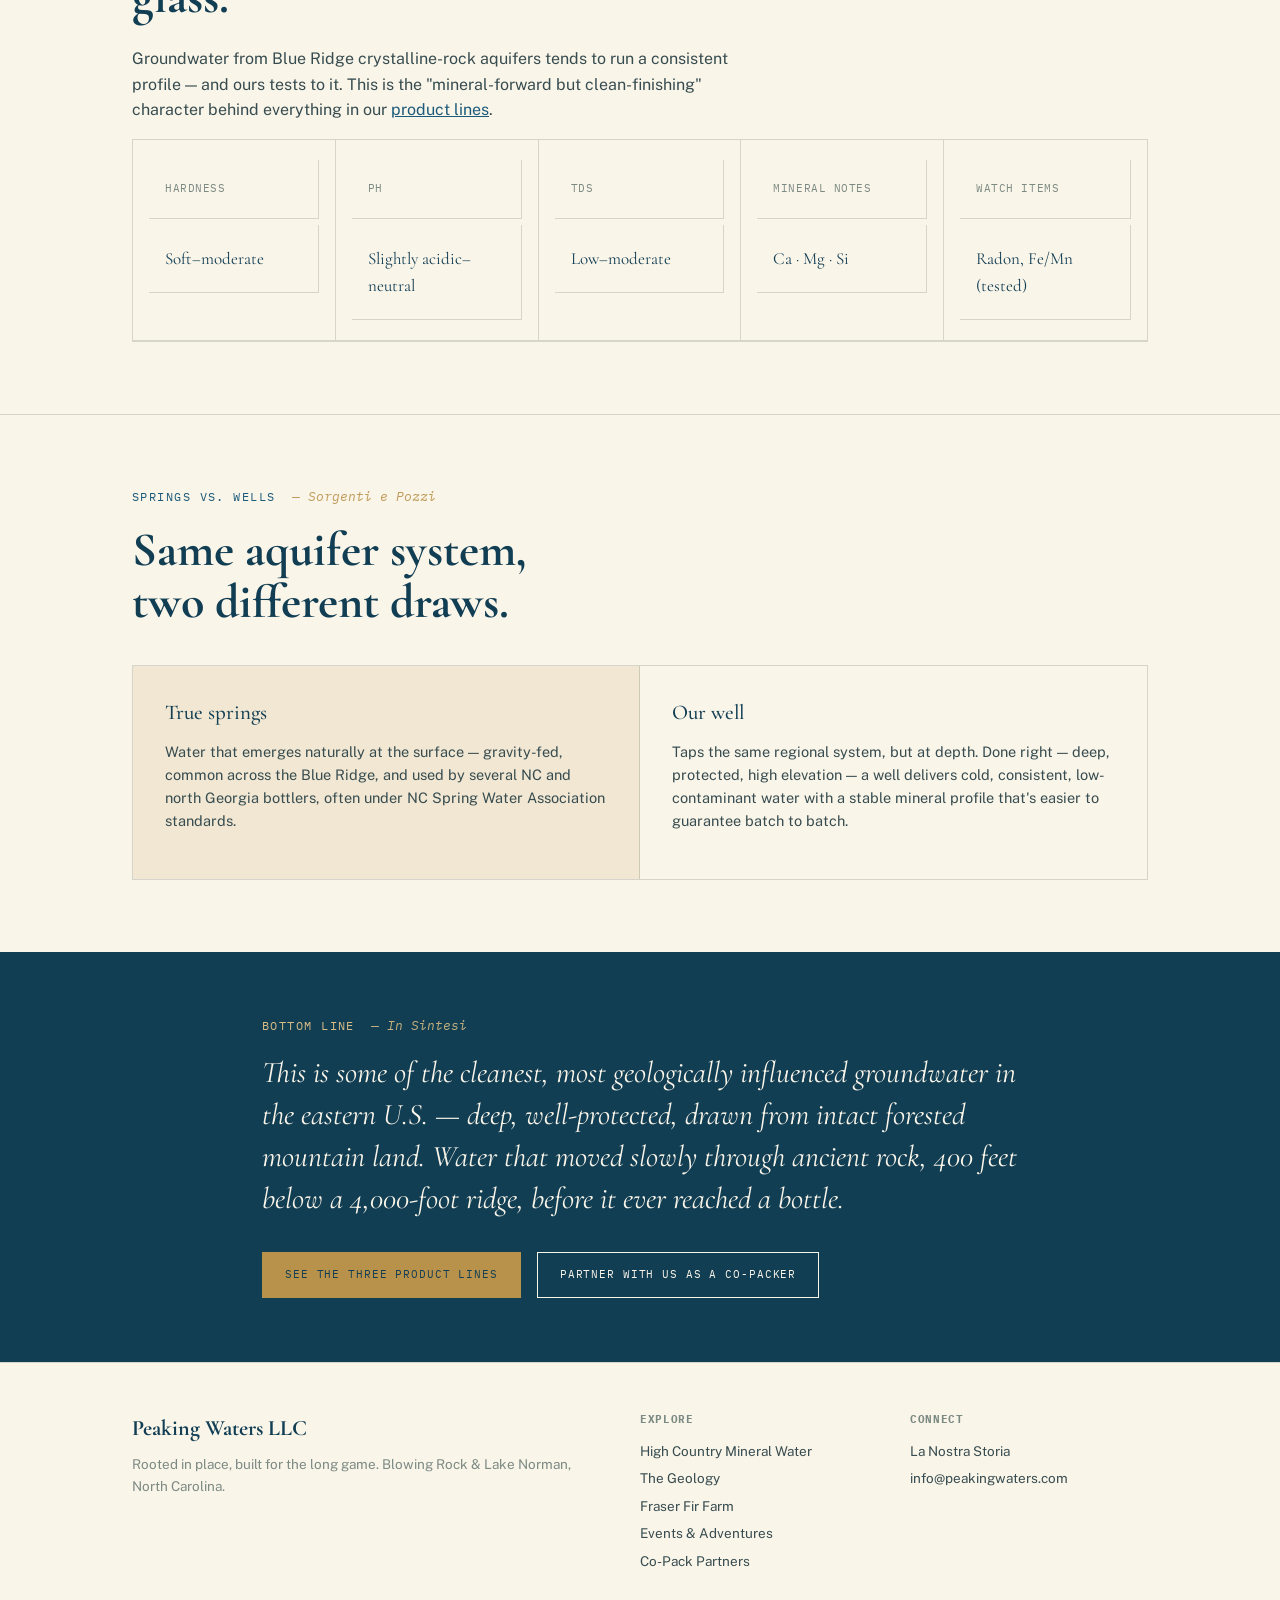
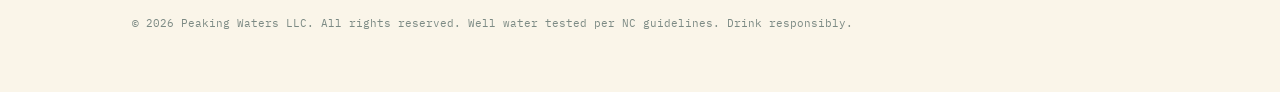
<file: geology.html>
<!DOCTYPE html>
<html lang="en">
<head>
<meta charset="UTF-8">
<meta name="viewport" content="width=device-width, initial-scale=1.0">
<title>The Geology — Peaking Waters LLC | Blowing Rock, NC</title>
<meta name="description" content="Why Blue Ridge groundwater tastes the way it does: the regolith-and-fractured-rock aquifer system beneath our Blowing Rock well, 400 feet down and 4,000 feet up.">
<link rel="preconnect" href="https://fonts.googleapis.com">
<link rel="preconnect" href="https://fonts.gstatic.com" crossorigin>
<link href="https://fonts.googleapis.com/css2?family=Cormorant+Garamond:ital,wght@0,500;0,600;0,700;1,500&family=Italianno&family=Public+Sans:wght@400;500;600&family=IBM+Plex+Mono:wght@400;500&display=swap" rel="stylesheet">
<style>
  :root{
    --azure:#1B5A7A;
    --azure-deep:#123E54;
    --gold:#B8924A;
    --gold-light:#D9BD84;
    --cream:#FAF5E9;
    --cream-dim:#F1E7D2;
    --sage:#4A6659;
    --sage-deep:#33473D;
    --ink:#1E2E33;
    --stone:#7C8A84;
    --line:rgba(30,46,51,0.16);
    --display:'Cormorant Garamond', serif;
    --script:'Italianno', cursive;
    --body:'Public Sans', -apple-system, BlinkMacSystemFont, sans-serif;
    --mono:'IBM Plex Mono', monospace;
  }
  *{box-sizing:border-box;}
  html{scroll-behavior:smooth;}
  body{
    margin:0;
    background:var(--cream);
    color:var(--ink);
    font-family:var(--body);
    line-height:1.6;
    -webkit-font-smoothing:antialiased;
  }
  a{color:inherit;}
  .wrap{max-width:1080px;margin:0 auto;padding:0 32px;}
  @media(max-width:640px){.wrap{padding:0 20px;}}
  .it{font-style:italic;color:var(--azure);}

  /* ---- top bar ---- */
  .topbar{background:var(--azure);color:var(--cream);padding:16px 0;}
  .topbar .row{display:flex;justify-content:space-between;align-items:center;}
  .topbar .brand{font-family:var(--display);font-size:24px;font-weight:700;letter-spacing:.03em;color:var(--cream);text-decoration:none;display:flex;align-items:baseline;gap:10px;}
  .topbar .brand .script{font-family:var(--script);font-size:30px;font-weight:400;color:var(--gold-light);letter-spacing:0;}
  .topbar nav{font-family:var(--mono);font-size:11px;letter-spacing:.08em;text-transform:uppercase;}
  .topbar nav a{margin-left:22px;text-decoration:none;color:var(--gold-light);opacity:.85;}
  .topbar nav a:hover{opacity:1;}
  .topbar nav a.current{color:var(--cream);opacity:1;border-bottom:1px solid var(--cream);padding-bottom:3px;}
  @media(max-width:760px){.topbar nav{display:none;}}

  /* ---- hero ---- */
  .hero{padding:64px 0 40px;}
  .eyebrow{font-family:var(--mono);font-size:12px;letter-spacing:.1em;text-transform:uppercase;color:var(--azure);margin-bottom:18px;}
  .eyebrow .it{text-transform:none;letter-spacing:0;margin-left:8px;}
  h1{font-family:var(--display);font-weight:700;font-size:clamp(42px,6.2vw,76px);line-height:1.02;letter-spacing:-.01em;margin:0 0 22px;max-width:15ch;color:var(--azure-deep);}
  .hero p.lede{font-size:20px;line-height:1.55;max-width:56ch;color:#374C50;margin:0 0 8px;}

  .gauge{display:flex;border-top:1px solid var(--line);border-bottom:1px solid var(--line);margin:44px 0 0;}
  .gauge div{flex:1;padding:18px 20px;border-right:1px solid var(--line);}
  .gauge div:last-child{border-right:none;}
  .gauge .num{font-family:var(--mono);font-size:21px;color:var(--azure-deep);}
  .gauge .label{font-family:var(--mono);font-size:10.5px;letter-spacing:.06em;text-transform:uppercase;color:var(--stone);margin-top:4px;}

  /* ---- cross-section ---- */
  .cross-section{margin:56px 0 8px;background:var(--sage-deep);border-radius:2px;overflow:hidden;border:1px solid var(--gold);}
  .cross-section svg{display:block;width:100%;height:auto;}
  .cs-caption{font-family:var(--mono);font-size:12px;color:var(--stone);padding:14px 4px 0;display:flex;justify-content:space-between;flex-wrap:wrap;gap:8px;}
  .layer{opacity:0;transform:translateY(6px);transition:opacity .9s ease, transform .9s ease;}
  .layer.in{opacity:1;transform:translateY(0);}

  section.block{padding:72px 0;border-top:1px solid var(--line);}
  .kicker{font-family:var(--mono);font-size:12px;letter-spacing:.12em;text-transform:uppercase;color:var(--azure);margin-bottom:16px;}
  .kicker .it{text-transform:none;letter-spacing:0;color:var(--gold);opacity:.9;margin-left:8px;font-size:13px;}
  h2{font-family:var(--display);font-weight:700;font-size:clamp(32px,4.2vw,48px);line-height:1.1;margin:0 0 22px;max-width:20ch;color:var(--azure-deep);}
  .col-2{display:grid;grid-template-columns:1fr 1fr;gap:48px;}
  @media(max-width:760px){.col-2{grid-template-columns:1fr;gap:28px;}}
  p{margin:0 0 16px;color:#374C50;}
  .prose{max-width:64ch;}

  .system-grid{display:grid;grid-template-columns:1fr 1fr;gap:1px;background:var(--line);margin-top:36px;border:1px solid var(--line);}
  @media(max-width:760px){.system-grid{grid-template-columns:1fr;}}
  .system-card{background:var(--cream);padding:32px;}
  .system-card .tag{font-family:var(--mono);font-size:11px;letter-spacing:.06em;text-transform:uppercase;color:var(--gold);margin-bottom:10px;}
  .system-card h3{font-family:var(--display);font-weight:500;font-size:25px;margin:0 0 12px;color:var(--azure-deep);}
  .system-card ul{margin:14px 0 0;padding-left:18px;color:#374C50;font-size:15px;}
  .system-card li{margin-bottom:6px;}

  .chem-strip{display:grid;grid-template-columns:repeat(5,1fr);border:1px solid var(--line);margin-top:8px;}
  @media(max-width:760px){.chem-strip{grid-template-columns:repeat(2,1fr);}}
  .chem-strip div{padding:20px 16px;border-right:1px solid var(--line);border-bottom:1px solid var(--line);}
  .chem-strip div:nth-child(5n){border-right:none;}
  .chem-strip .k{font-family:var(--mono);font-size:11px;text-transform:uppercase;letter-spacing:.05em;color:var(--stone);margin-bottom:6px;}
  .chem-strip .v{font-family:var(--display);font-size:17px;color:var(--azure-deep);}

  .compare{display:grid;grid-template-columns:1fr 1fr;gap:0;border:1px solid var(--line);margin-top:36px;}
  @media(max-width:760px){.compare{grid-template-columns:1fr;}}
  .compare > div{padding:30px 32px;}
  .compare > div:first-child{border-right:1px solid var(--line);background:var(--cream-dim);}
  @media(max-width:760px){.compare > div:first-child{border-right:none;border-bottom:1px solid var(--line);}}
  .compare h4{font-family:var(--display);font-weight:500;font-size:21px;margin:0 0 10px;color:var(--azure-deep);}
  .compare p{font-size:14.5px;}

  .bottom-line{background:var(--azure-deep);color:var(--cream);padding:64px 0;}
  .bottom-line .wrap{max-width:820px;}
  .bottom-line .kicker{color:var(--gold-light);}
  .bottom-line p.big{font-family:var(--display);font-style:italic;font-weight:400;font-size:clamp(22px,3vw,30px);line-height:1.4;color:var(--cream);}
  .bottom-line .cta{margin-top:32px;display:flex;gap:16px;flex-wrap:wrap;}
  .btn{display:inline-block;font-family:var(--mono);font-size:11px;letter-spacing:.08em;text-transform:uppercase;text-decoration:none;padding:13px 22px;border:1px solid var(--cream);color:var(--cream);}
  .btn.solid{background:var(--gold);border-color:var(--gold);color:var(--azure-deep);}
  .btn:hover{opacity:.85;}

  footer{padding:48px 0 60px;border-top:1px solid var(--line);}
  footer .fgrid{display:grid;grid-template-columns:2fr 1fr 1fr;gap:32px;}
  @media(max-width:640px){footer .fgrid{grid-template-columns:1fr;gap:24px;}}
  footer h5{font-family:var(--mono);font-size:11px;text-transform:uppercase;letter-spacing:.06em;color:var(--stone);margin:0 0 12px;}
  footer .brand{font-family:var(--display);font-weight:700;font-size:22px;margin-bottom:8px;color:var(--azure-deep);}
  footer p{font-size:13.5px;color:var(--stone);}
  footer a{text-decoration:none;color:#374C50;font-size:13.5px;display:block;margin-bottom:6px;}
  footer a:hover{color:var(--azure);}
  .legal{margin-top:36px;font-family:var(--mono);font-size:11px;color:var(--stone);}
</style>
</head>
<body>

<div class="topbar">
  <div class="wrap row">
    <a href="index.html" class="brand">Peaking Waters <span class="script">Fonte di Montagna</span></a>
    <nav>
      <a href="index.html">Home</a>
      <a href="water.html">The Water</a>
      <a href="geology.html" class="current">The Geology</a>
      <a href="farm.html">The Farm</a>
      <a href="events.html">Events</a>
      <a href="copack.html">Co-Pack Partners</a>
      <a href="about.html">Chi Siamo</a>
    </nav>
  </div>
</div>

<header class="hero wrap">
  <div class="eyebrow">The Source, Below the Source <span class="it">— Sotto la Sorgente</span></div>
  <h1>Four hundred feet through eight-hundred-million-year-old rock.</h1>
  <p class="lede">Our well doesn't draw from a pipe or a reservoir — it draws from a two-part aquifer system that took the Blue Ridge Mountains most of a billion years to build. Here's what's actually down there.</p>

  <div class="gauge">
    <div><div class="num">4,000 FT</div><div class="label">Elevation</div></div>
    <div><div class="num">0</div><div class="label">Wellhead</div></div>
    <div><div class="num">−400 FT</div><div class="label">Aquifer</div></div>
    <div><div class="num">~15 IN/YR</div><div class="label">Regional recharge</div></div>
  </div>

  <div class="cross-section" id="crossSection">
    <svg viewBox="0 0 1000 460" preserveAspectRatio="xMidYMid meet" xmlns="http://www.w3.org/2000/svg">
      <rect x="0" y="0" width="1000" height="90" fill="#4A6659"/>
      <g class="layer" data-delay="0">
        <rect x="0" y="90" width="1000" height="120" fill="#3A4E3E"/>
        <text x="24" y="118" font-family="IBM Plex Mono" font-size="12" fill="#FAF5E9" letter-spacing="1">REGOLITH — WEATHERED SAPROLITE</text>
        <text x="24" y="138" font-family="IBM Plex Mono" font-size="11" fill="#C9BFA6">0–150 FT · POROSITY 35–55% · STORAGE LAYER</text>
      </g>
      <g class="layer" data-delay="150">
        <rect x="0" y="210" width="1000" height="250" fill="#33473D"/>
        <text x="24" y="238" font-family="IBM Plex Mono" font-size="12" fill="#FAF5E9" letter-spacing="1">FRACTURED CRYSTALLINE BEDROCK</text>
        <text x="24" y="258" font-family="IBM Plex Mono" font-size="11" fill="#9E9480">GNEISS · SCHIST · GRANITE — WATER MOVES THROUGH JOINTS &amp; FAULTS</text>
        <path d="M120 210 L150 300 L100 380 L140 460" stroke="#B8924A" stroke-width="2" fill="none" opacity="0.7"/>
        <path d="M600 210 L640 270 L590 340 L650 420 L610 460" stroke="#B8924A" stroke-width="2" fill="none" opacity="0.55"/>
        <path d="M820 210 L790 290 L850 360 L800 460" stroke="#B8924A" stroke-width="2" fill="none" opacity="0.5"/>
        <path d="M350 210 L330 280 L380 350" stroke="#8C6A34" stroke-width="1.5" fill="none" opacity="0.5"/>
      </g>
      <g class="layer" data-delay="300">
        <rect x="475" y="20" width="10" height="440" fill="#1B5A7A"/>
        <circle cx="480" cy="20" r="9" fill="#1B5A7A"/>
        <line x1="0" y1="300" x2="1000" y2="300" stroke="#D9BD84" stroke-width="1" stroke-dasharray="4 4" opacity="0.5"/>
        <text x="900" y="294" font-family="IBM Plex Mono" font-size="10" fill="#D9BD84" text-anchor="end">WATER TABLE</text>
        <rect x="470" y="440" width="20" height="16" fill="none" stroke="#D9BD84" stroke-width="1.5"/>
      </g>
      <text x="24" y="60" font-family="Cormorant Garamond" font-style="italic" font-size="22" fill="#FAF5E9">Edmisten Road, Blowing Rock — 4,000 FT</text>
      <text x="500" y="45" font-family="IBM Plex Mono" font-size="10" fill="#D9BD84" text-anchor="middle">WELLHEAD</text>
    </svg>
  </div>
  <div class="cs-caption wrap" style="padding-left:0;padding-right:0;">
    <span>Fig. 1 — Simplified cross-section of the Peaking Waters well site</span>
    <span>Not to exact scale</span>
  </div>
</header>

<section class="block">
  <div class="wrap">
    <div class="kicker">The Core System <span class="it">— Il Sistema</span></div>
    <h2>One aquifer, two very different jobs.</h2>
    <div class="prose">
      <p>The Blue Ridge and Piedmont sit on crystalline rock — gneiss, schist, granite — with almost no gaps in the stone itself for water to sit in. So usable groundwater here doesn't behave like it does over sand or limestone. It moves through two layers stacked on top of each other, each doing a different job.</p>
    </div>

    <div class="system-grid">
      <div class="system-card">
        <div class="tag">Layer One</div>
        <h3>Regolith — the sponge</h3>
        <p>The weathered soil and saprolite sitting on top of bedrock. Loose, porous, and slow-draining.</p>
        <ul>
          <li>Typically 0–150+ ft thick, highly variable</li>
          <li>Porosity of 35–55% — this is where the water is actually stored</li>
          <li>Filters and holds rainfall before it ever reaches rock</li>
        </ul>
      </div>
      <div class="system-card">
        <div class="tag">Layer Two</div>
        <h3>Fractured bedrock — the plumbing</h3>
        <p>Solid crystalline rock, moved through only where it's cracked.</p>
        <ul>
          <li>Water travels through joints, fractures, and faults</li>
          <li>Domestic wells here typically yield 5–20 GPM</li>
          <li>Deeper fractures hold colder water with longer residence time</li>
        </ul>
      </div>
    </div>
    <p style="margin-top:28px;font-size:14.5px;color:var(--stone);max-width:64ch;">It's this two-part handoff — sponge above, plumbing below — that Blue Ridge water is talking about when people describe it as filtered through ancient mountain geology. It isn't a metaphor.</p>
  </div>
</section>

<section class="block">
  <div class="wrap col-2">
    <div>
      <div class="kicker">Local Context <span class="it">— Il Contesto</span></div>
      <h2>What's actually under Edmisten Road.</h2>
      <div class="prose">
        <p>Our well sits at roughly 4,000 ft elevation and draws from about 400 ft down — solidly inside the fractured crystalline-rock system that defines the North Carolina High Country. USGS work in Avery and Watauga Counties confirms the area is dominated by metaigneous, felsic intrusive, gneiss, and schist units, with yields that vary widely depending on fracture density and how thick the regolith runs above them.</p>
        <p>Recharge is generous up here relative to the rest of the state — regional studies put it near 15 inches a year — driven by orographic rainfall and forested watersheds that catch and hold what falls.</p>
      </div>
    </div>
    <div>
      <div class="kicker">Why Elevation Matters <span class="it">— Alta Quota</span></div>
      <h2>Height does real work, not just scenery.</h2>
      <div class="prose">
        <p>Higher elevation means cooler ground temperature and slower biological activity. Forested mountain watershed means excellent natural filtration before water ever reaches the regolith. And crystalline rock, unlike porous sedimentary aquifers, is naturally harder for contamination to spread through broadly — though individual fracture zones still depend on the surface above them being protected.</p>
        <p>That's the part we control directly: a farmed, stewarded property and a carefully managed wellhead, on land we're not renting out to anything that could compromise it.</p>
      </div>
    </div>
  </div>
</section>

<section class="block">
  <div class="wrap">
    <div class="kicker">Water Chemistry <span class="it">— Il Profilo</span></div>
    <h2>What ends up in the glass.</h2>
    <p class="prose">Groundwater from Blue Ridge crystalline-rock aquifers tends to run a consistent profile — and ours tests to it. This is the "mineral-forward but clean-finishing" character behind everything in our <a href="water.html" style="color:var(--azure);text-decoration:underline;">product lines</a>.</p>
    <div class="chem-strip">
      <div><div class="k">Hardness</div><div class="v">Soft–moderate</div></div>
      <div><div class="k">pH</div><div class="v">Slightly acidic–neutral</div></div>
      <div><div class="k">TDS</div><div class="v">Low–moderate</div></div>
      <div><div class="k">Mineral notes</div><div class="v">Ca · Mg · Si</div></div>
      <div><div class="k">Watch items</div><div class="v">Radon, Fe/Mn (tested)</div></div>
    </div>
  </div>
</section>

<section class="block">
  <div class="wrap">
    <div class="kicker">Springs vs. Wells <span class="it">— Sorgenti e Pozzi</span></div>
    <h2>Same aquifer system, two different draws.</h2>
    <div class="compare">
      <div>
        <h4>True springs</h4>
        <p>Water that emerges naturally at the surface — gravity-fed, common across the Blue Ridge, and used by several NC and north Georgia bottlers, often under NC Spring Water Association standards.</p>
      </div>
      <div>
        <h4>Our well</h4>
        <p>Taps the same regional system, but at depth. Done right — deep, protected, high elevation — a well delivers cold, consistent, low-contaminant water with a stable mineral profile that's easier to guarantee batch to batch.</p>
      </div>
    </div>
  </div>
</section>

<section class="bottom-line">
  <div class="wrap">
    <div class="kicker">Bottom Line <span class="it" style="color:var(--gold-light);">— In Sintesi</span></div>
    <p class="big">This is some of the cleanest, most geologically influenced groundwater in the eastern U.S. — deep, well-protected, drawn from intact forested mountain land. Water that moved slowly through ancient rock, 400 feet below a 4,000-foot ridge, before it ever reached a bottle.</p>
    <div class="cta">
      <a href="water.html" class="btn solid">See the three product lines</a>
      <a href="copack.html" class="btn">Partner with us as a co-packer</a>
    </div>
  </div>
</section>

<footer>
  <div class="wrap">
    <div class="fgrid">
      <div>
        <div class="brand">Peaking Waters LLC</div>
        <p>Rooted in place, built for the long game. Blowing Rock &amp; Lake Norman, North Carolina.</p>
      </div>
      <div>
        <h5>Explore</h5>
        <a href="water.html">High Country Mineral Water</a>
        <a href="geology.html">The Geology</a>
        <a href="farm.html">Fraser Fir Farm</a>
        <a href="events.html">Events &amp; Adventures</a>
        <a href="copack.html">Co-Pack Partners</a>
      </div>
      <div>
        <h5>Connect</h5>
        <a href="about.html">La Nostra Storia</a>
        <a href="mailto:info@peakingwaters.com">info@peakingwaters.com</a>
      </div>
    </div>
    <div class="legal">© 2026 Peaking Waters LLC. All rights reserved. Well water tested per NC guidelines. Drink responsibly.</div>
  </div>
</footer>

<script>
  const layers = document.querySelectorAll('.layer');
  const observer = new IntersectionObserver((entries) => {
    entries.forEach(entry => {
      if(entry.isIntersecting){
        layers.forEach(l => {
          const delay = parseInt(l.getAttribute('data-delay')) || 0;
          setTimeout(() => l.classList.add('in'), delay);
        });
        observer.disconnect();
      }
    });
  }, {threshold:0.2});
  const cs = document.getElementById('crossSection');
  if(cs) observer.observe(cs);
</script>

</body>
</html>
</file>
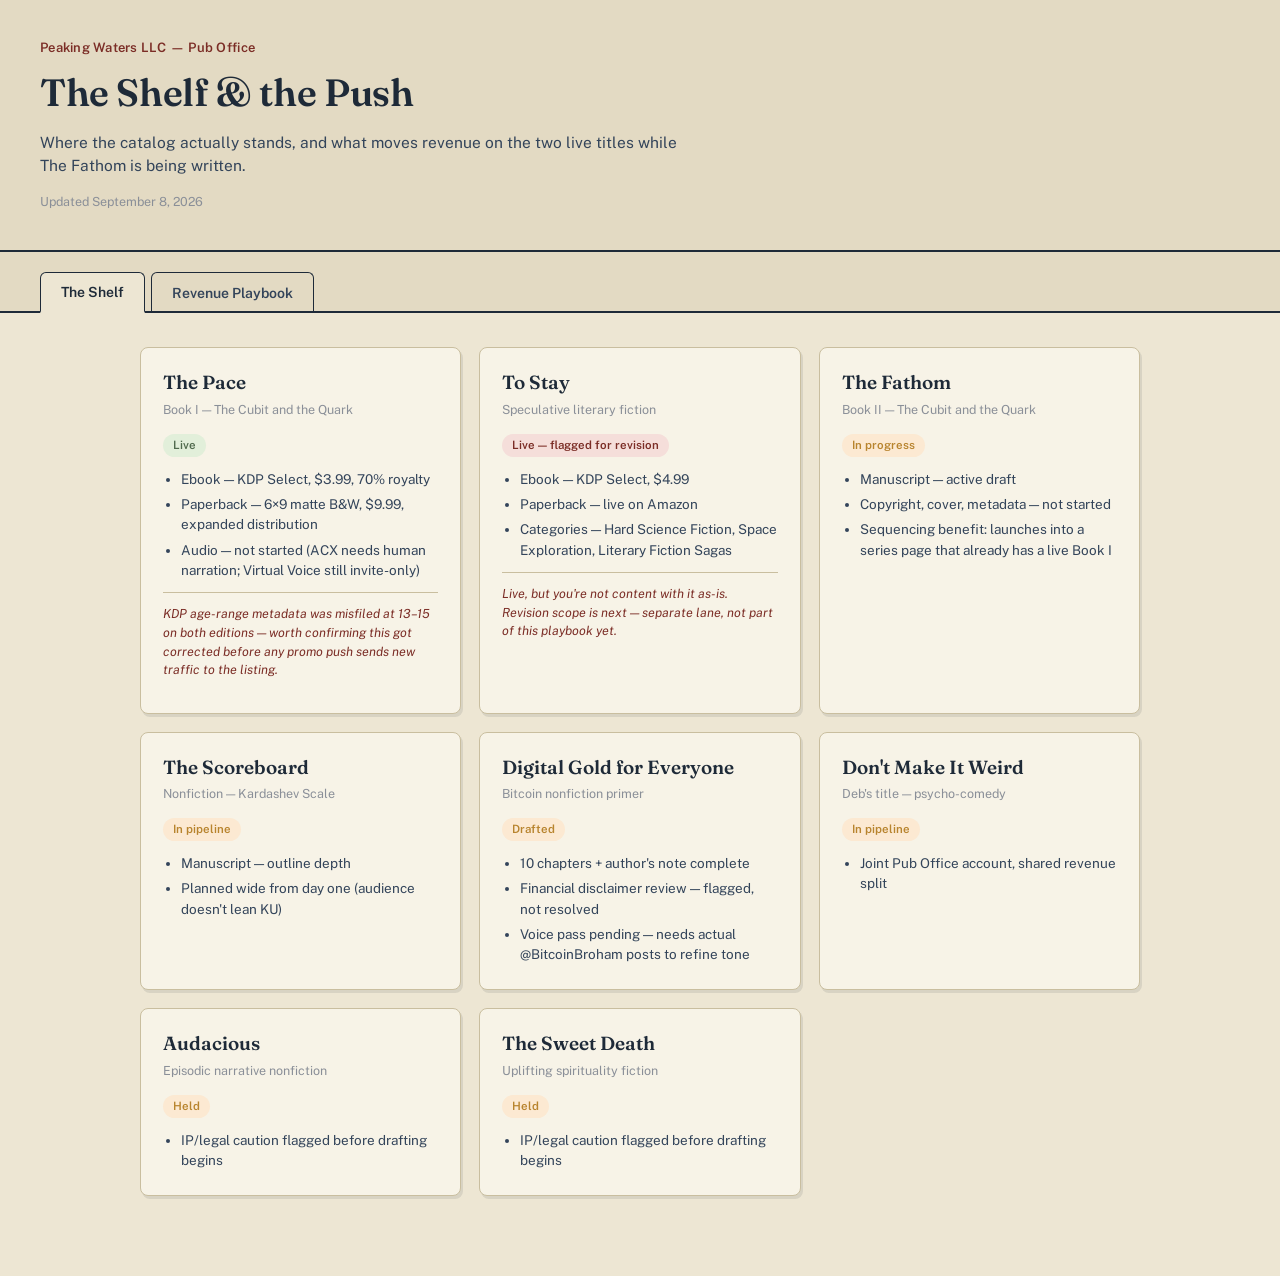
<file: pub-office.html>
<!DOCTYPE html>
<html lang="en">
<head>
<meta charset="UTF-8">
<meta name="viewport" content="width=device-width, initial-scale=1.0">
<title>Pub Office — Peaking Waters</title>
<style>
  @import url('https://fonts.googleapis.com/css2?family=Fraunces:opsz,wght@9..144,400;9..144,500;9..144,600;9..144,700&family=Public+Sans:wght@400;500;600;700&display=swap');

  :root{
    --ink:#1E2A38;
    --ink-soft:#33445A;
    --paper:#EDE6D3;
    --paper-dim:#E3DAC3;
    --card:#F7F3E7;
    --oxblood:#7B2D26;
    --brass:#A9803F;
    --moss:#516B4E;
    --amber:#B8842E;
    --slate:#8A8F98;
    --line:#C9BE9F;
    --shadow: 2px 3px 0 rgba(30,42,56,0.10);
  }
  *{box-sizing:border-box;}
  body{
    margin:0;
    background:var(--paper);
    color:var(--ink);
    font-family:'Public Sans', sans-serif;
    line-height:1.5;
  }
  header{
    padding:38px 40px 26px;
    border-bottom:2px solid var(--ink);
    background:var(--paper-dim);
  }
  .kicker{
    font-size:13px;
    letter-spacing:0.02em;
    color:var(--oxblood);
    font-weight:600;
    margin:0 0 6px;
  }
  h1{
    font-family:'Fraunces', serif;
    font-size:38px;
    font-weight:600;
    margin:0 0 10px;
    letter-spacing:-0.01em;
  }
  .dek{
    max-width:640px;
    font-size:15.5px;
    color:var(--ink-soft);
    margin:0;
  }
  .as-of{
    margin-top:16px;
    font-size:12.5px;
    color:var(--slate);
  }
  nav.tabs{
    display:flex;
    gap:6px;
    padding:18px 40px 0;
    background:var(--paper-dim);
    border-bottom:2px solid var(--ink);
  }
  nav.tabs button{
    font-family:'Public Sans', sans-serif;
    font-size:14px;
    font-weight:600;
    padding:11px 20px;
    background:transparent;
    border:1px solid var(--ink);
    border-bottom:none;
    border-radius:6px 6px 0 0;
    cursor:pointer;
    color:var(--ink-soft);
    position:relative;
    top:2px;
  }
  nav.tabs button.active{
    background:var(--paper);
    color:var(--ink);
    border-bottom:2px solid var(--paper);
  }
  main{
    max-width:1080px;
    margin:0 auto;
    padding:34px 40px 80px;
  }
  section.view{ display:none; }
  section.view.active{ display:block; }

  /* --- SHELF --- */
  .shelf-grid{
    display:grid;
    grid-template-columns:repeat(auto-fill, minmax(300px, 1fr));
    gap:18px;
  }
  .title-card{
    background:var(--card);
    border:1px solid var(--line);
    border-radius:8px;
    padding:20px 22px;
    box-shadow:var(--shadow);
  }
  .title-card h3{
    font-family:'Fraunces', serif;
    font-size:19px;
    font-weight:600;
    margin:0 0 4px;
  }
  .title-card .sub{
    font-size:12.5px;
    color:var(--slate);
    margin:0 0 12px;
  }
  .status-pill{
    display:inline-block;
    font-size:11.5px;
    font-weight:600;
    padding:3px 10px;
    border-radius:20px;
    margin-bottom:12px;
  }
  .status-live{ background:#E2EFDA; color:var(--moss); }
  .status-progress{ background:#FCE9D2; color:var(--amber); }
  .status-flag{ background:#F5DEDA; color:var(--oxblood); }
  .title-card ul{
    margin:0;
    padding-left:18px;
    font-size:13.5px;
    color:var(--ink-soft);
  }
  .title-card ul li{ margin-bottom:5px; }
  .title-card .note{
    margin-top:12px;
    padding-top:12px;
    border-top:1px solid var(--line);
    font-size:12.5px;
    color:var(--oxblood);
    font-style:italic;
  }

  /* --- PLAYBOOK --- */
  .lane{
    margin-bottom:30px;
  }
  .lane-head{
    display:flex;
    align-items:baseline;
    gap:10px;
    margin-bottom:12px;
    padding-bottom:8px;
    border-bottom:2px solid var(--ink);
  }
  .lane-head h2{
    font-family:'Fraunces', serif;
    font-size:22px;
    font-weight:600;
    margin:0;
  }
  .lane-head .lane-tag{
    font-size:12px;
    color:var(--slate);
  }
  .task{
    display:grid;
    grid-template-columns:22px 1fr auto;
    gap:14px;
    align-items:start;
    padding:12px 0;
    border-bottom:1px solid var(--line);
  }
  .task:last-child{ border-bottom:none; }
  .task .box{
    width:16px; height:16px;
    border:2px solid var(--ink);
    border-radius:3px;
    margin-top:2px;
  }
  .task .body h4{
    margin:0 0 3px;
    font-size:14.5px;
    font-weight:600;
  }
  .task .body p{
    margin:0;
    font-size:13px;
    color:var(--ink-soft);
  }
  .task .where{
    font-size:12px;
    color:var(--slate);
    text-align:right;
    white-space:nowrap;
    padding-top:2px;
  }
  .prio{
    display:inline-block;
    font-size:10.5px;
    font-weight:700;
    letter-spacing:0.03em;
    padding:2px 7px;
    border-radius:4px;
    margin-left:8px;
    vertical-align:middle;
  }
  .prio-now{ background:var(--oxblood); color:#fff; }
  .prio-next{ background:var(--brass); color:#fff; }
  .prio-later{ background:var(--slate); color:#fff; }

  .callout{
    background:var(--card);
    border-left:4px solid var(--oxblood);
    padding:16px 20px;
    border-radius:0 6px 6px 0;
    font-size:13.5px;
    color:var(--ink-soft);
    margin-bottom:24px;
  }
  .callout strong{ color:var(--ink); }
</style>
</head>
<body>

<header>
  <p class="kicker">Peaking Waters LLC — Pub Office</p>
  <h1>The Shelf &amp; the Push</h1>
  <p class="dek">Where the catalog actually stands, and what moves revenue on the two live titles while The Fathom is being written.</p>
  <p class="as-of">Updated September 8, 2026</p>
</header>

<nav class="tabs">
  <button class="active" data-view="shelf">The Shelf</button>
  <button data-view="playbook">Revenue Playbook</button>
</nav>

<main>

  <section id="shelf" class="view active">
    <div class="shelf-grid">

      <div class="title-card">
        <h3>The Pace</h3>
        <p class="sub">Book I — The Cubit and the Quark</p>
        <span class="status-pill status-live">Live</span>
        <ul>
          <li>Ebook — KDP Select, $3.99, 70% royalty</li>
          <li>Paperback — 6×9 matte B&amp;W, $9.99, expanded distribution</li>
          <li>Audio — not started (ACX needs human narration; Virtual Voice still invite-only)</li>
        </ul>
        <p class="note">KDP age-range metadata was misfiled at 13–15 on both editions — worth confirming this got corrected before any promo push sends new traffic to the listing.</p>
      </div>

      <div class="title-card">
        <h3>To Stay</h3>
        <p class="sub">Speculative literary fiction</p>
        <span class="status-pill status-flag">Live — flagged for revision</span>
        <ul>
          <li>Ebook — KDP Select, $4.99</li>
          <li>Paperback — live on Amazon</li>
          <li>Categories — Hard Science Fiction, Space Exploration, Literary Fiction Sagas</li>
        </ul>
        <p class="note">Live, but you're not content with it as-is. Revision scope is next — separate lane, not part of this playbook yet.</p>
      </div>

      <div class="title-card">
        <h3>The Fathom</h3>
        <p class="sub">Book II — The Cubit and the Quark</p>
        <span class="status-pill status-progress">In progress</span>
        <ul>
          <li>Manuscript — active draft</li>
          <li>Copyright, cover, metadata — not started</li>
          <li>Sequencing benefit: launches into a series page that already has a live Book I</li>
        </ul>
      </div>

      <div class="title-card">
        <h3>The Scoreboard</h3>
        <p class="sub">Nonfiction — Kardashev Scale</p>
        <span class="status-pill status-progress">In pipeline</span>
        <ul>
          <li>Manuscript — outline depth</li>
          <li>Planned wide from day one (audience doesn't lean KU)</li>
        </ul>
      </div>

      <div class="title-card">
        <h3>Digital Gold for Everyone</h3>
        <p class="sub">Bitcoin nonfiction primer</p>
        <span class="status-pill status-progress">Drafted</span>
        <ul>
          <li>10 chapters + author's note complete</li>
          <li>Financial disclaimer review — flagged, not resolved</li>
          <li>Voice pass pending — needs actual @BitcoinBroham posts to refine tone</li>
        </ul>
      </div>

      <div class="title-card">
        <h3>Don't Make It Weird</h3>
        <p class="sub">Deb's title — psycho-comedy</p>
        <span class="status-pill status-progress">In pipeline</span>
        <ul>
          <li>Joint Pub Office account, shared revenue split</li>
        </ul>
      </div>

      <div class="title-card">
        <h3>Audacious</h3>
        <p class="sub">Episodic narrative nonfiction</p>
        <span class="status-pill status-progress">Held</span>
        <ul>
          <li>IP/legal caution flagged before drafting begins</li>
        </ul>
      </div>

      <div class="title-card">
        <h3>The Sweet Death</h3>
        <p class="sub">Uplifting spirituality fiction</p>
        <span class="status-pill status-progress">Held</span>
        <ul>
          <li>IP/legal caution flagged before drafting begins</li>
        </ul>
      </div>

    </div>
  </section>

  <section id="playbook" class="view">

    <div class="callout"><strong>Scope:</strong> this lane covers revenue moves on the two titles that are actually live — The Pace and To Stay — while The Fathom is drafted in the background. Nothing here touches the To Stay revision (separate track) or nickconenna.com (separate review).</div>

    <div class="lane">
      <div class="lane-head">
        <h2>Discoverability</h2>
        <span class="lane-tag">Amazon's own algorithm — cheapest revenue lever you have</span>
      </div>
      <div class="task">
        <div class="box"></div>
        <div class="body"><h4>Re-check keywords &amp; categories on both live titles<span class="prio prio-now">NOW</span></h4><p>Seven keyword slots each on The Pace and To Stay — confirm none are wasted on redundant terms with the category name already baked in.</p></div>
        <div class="where">KDP dashboard</div>
      </div>
      <div class="task">
        <div class="box"></div>
        <div class="body"><h4>Set up Amazon Author Central, link both titles as a series<span class="prio prio-now">NOW</span></h4><p>Author bio, photo, and the "customers who bought this also bought" stacking only works once the profile exists.</p></div>
        <div class="where">authorcentral.amazon.com</div>
      </div>
      <div class="task">
        <div class="box"></div>
        <div class="body"><h4>Add cross-promo back matter to both books<span class="prio prio-next">NEXT</span></h4><p>End of The Pace points to To Stay and vice versa — a reader who finishes one is the highest-intent lead you'll ever get for the other.</p></div>
        <div class="where">Re-upload via KDP</div>
      </div>
    </div>

    <div class="lane">
      <div class="lane-head">
        <h2>Social proof</h2>
        <span class="lane-tag">Reviews are the input the algorithm and readers both trust</span>
      </div>
      <div class="task">
        <div class="box"></div>
        <div class="body"><h4>Build a small ARC/early-reader list<span class="prio prio-now">NOW</span></h4><p>Even 10–15 honest reviews across the two titles changes how both look to a browsing reader.</p></div>
        <div class="where">Personal network, BookSirens/StoryOrigin</div>
      </div>
      <div class="task">
        <div class="box"></div>
        <div class="body"><h4>Direct-ask email or message to anyone who's already read either book<span class="prio prio-now">NOW</span></h4><p>Cheapest review source you have — people who already finished it and liked it enough to mention it.</p></div>
        <div class="where">Personal outreach</div>
      </div>
    </div>

    <div class="lane">
      <div class="lane-head">
        <h2>Visibility spike</h2>
        <span class="lane-tag">A deliberate push, not a passive listing</span>
      </div>
      <div class="task">
        <div class="box"></div>
        <div class="body"><h4>Consider a Kindle Countdown Deal on The Pace<span class="prio prio-next">NEXT</span></h4><p>Available since it's KU-exclusive — a short price drop can produce a rank spike that increases organic browsing for a window afterward.</p></div>
        <div class="where">KDP Promotions tab</div>
      </div>
      <div class="task">
        <div class="box"></div>
        <div class="body"><h4>Track KENP page-read data weekly on both titles<span class="prio prio-next">NEXT</span></h4><p>Page reads are likely doing more volume than outright purchases right now — worth knowing which chapters are holding readers before The Fathom locks its opening.</p></div>
        <div class="where">KDP Reports</div>
      </div>
    </div>

    <div class="lane">
      <div class="lane-head">
        <h2>The Fathom runway</h2>
        <span class="lane-tag">Building demand before it's ready costs nothing now</span>
      </div>
      <div class="task">
        <div class="box"></div>
        <div class="body"><h4>Start capturing emails from Pace/To Stay readers<span class="prio prio-later">LATER</span></h4><p>A short "get notified when Book II lands" note in back matter, pointed at a simple sign-up — no need for nickconenna.com to be resolved first.</p></div>
        <div class="where">Back matter + simple sign-up form</div>
      </div>
    </div>

  </section>

</main>

<script>
document.querySelectorAll('nav.tabs button').forEach(btn=>{
  btn.addEventListener('click', ()=>{
    document.querySelectorAll('nav.tabs button').forEach(b=>b.classList.remove('active'));
    document.querySelectorAll('section.view').forEach(v=>v.classList.remove('active'));
    btn.classList.add('active');
    document.getElementById(btn.dataset.view).classList.add('active');
  });
});
</script>

</body>
</html>
</file>
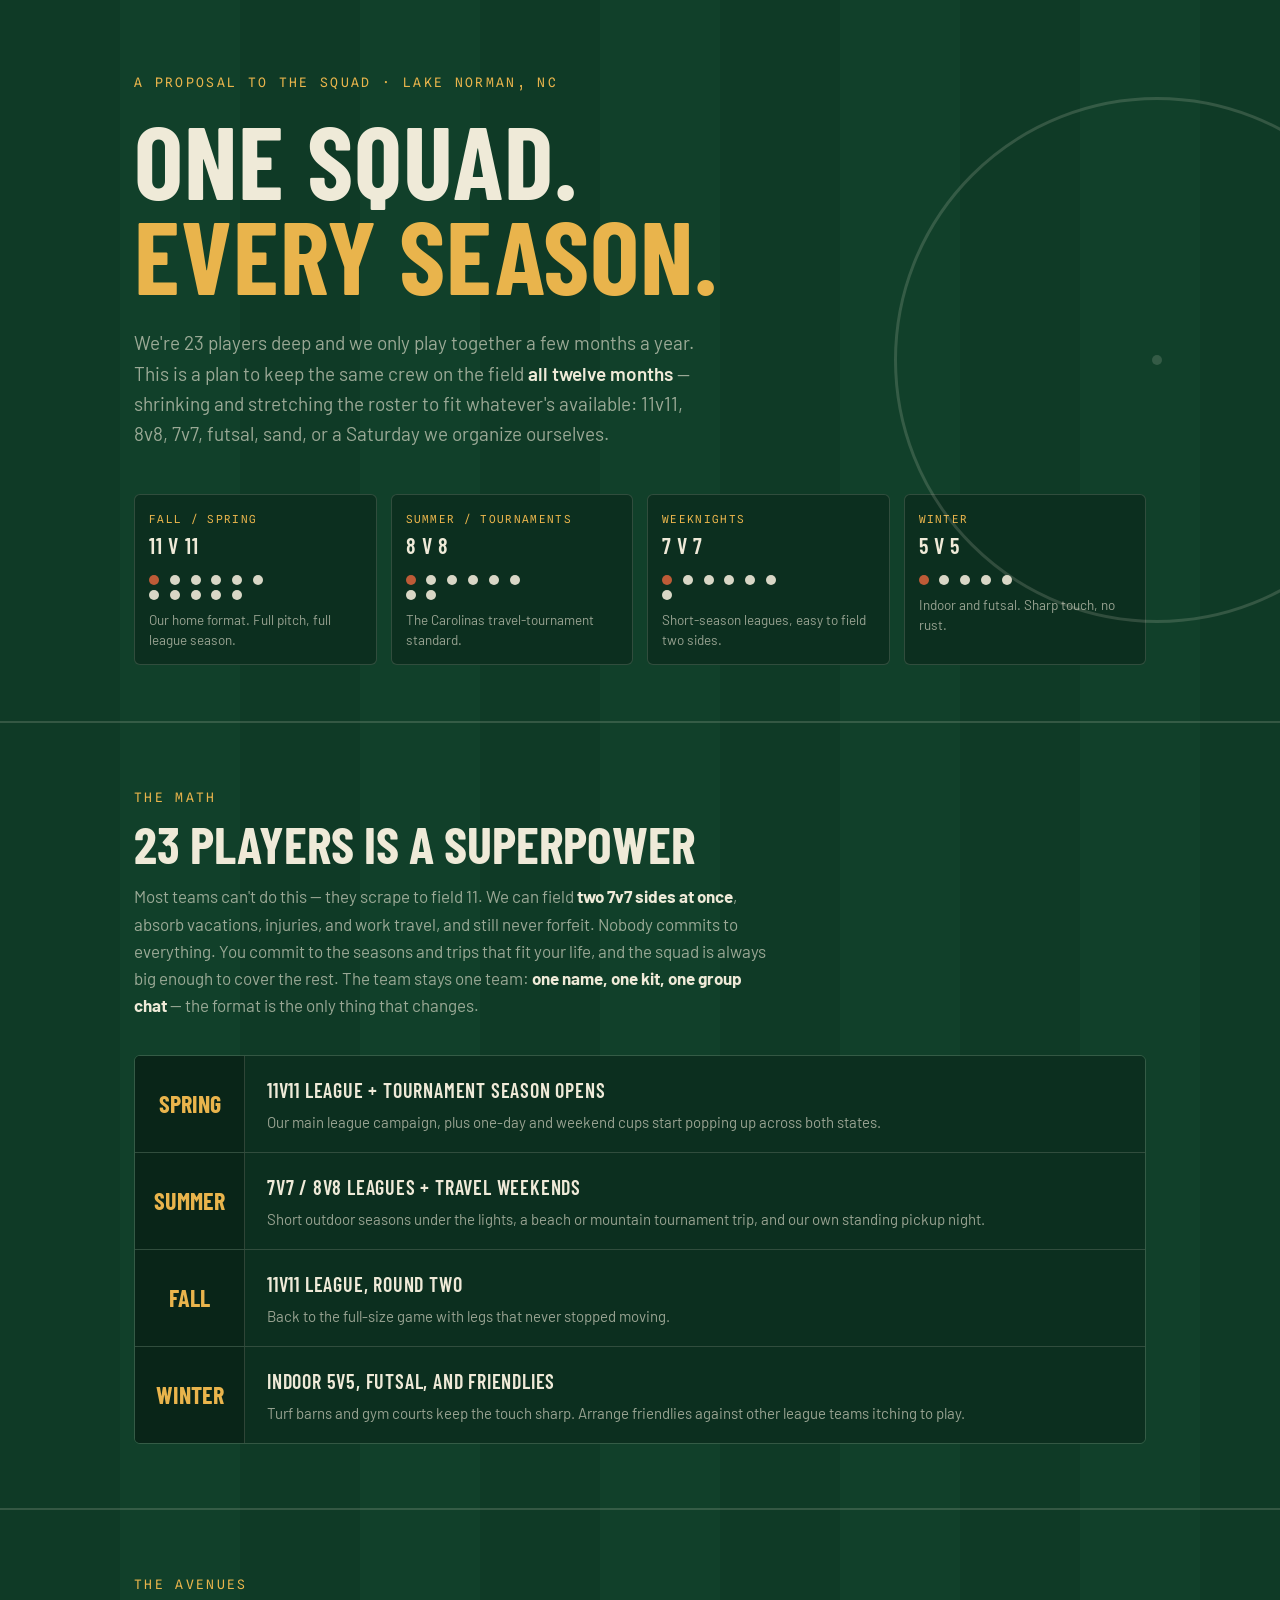
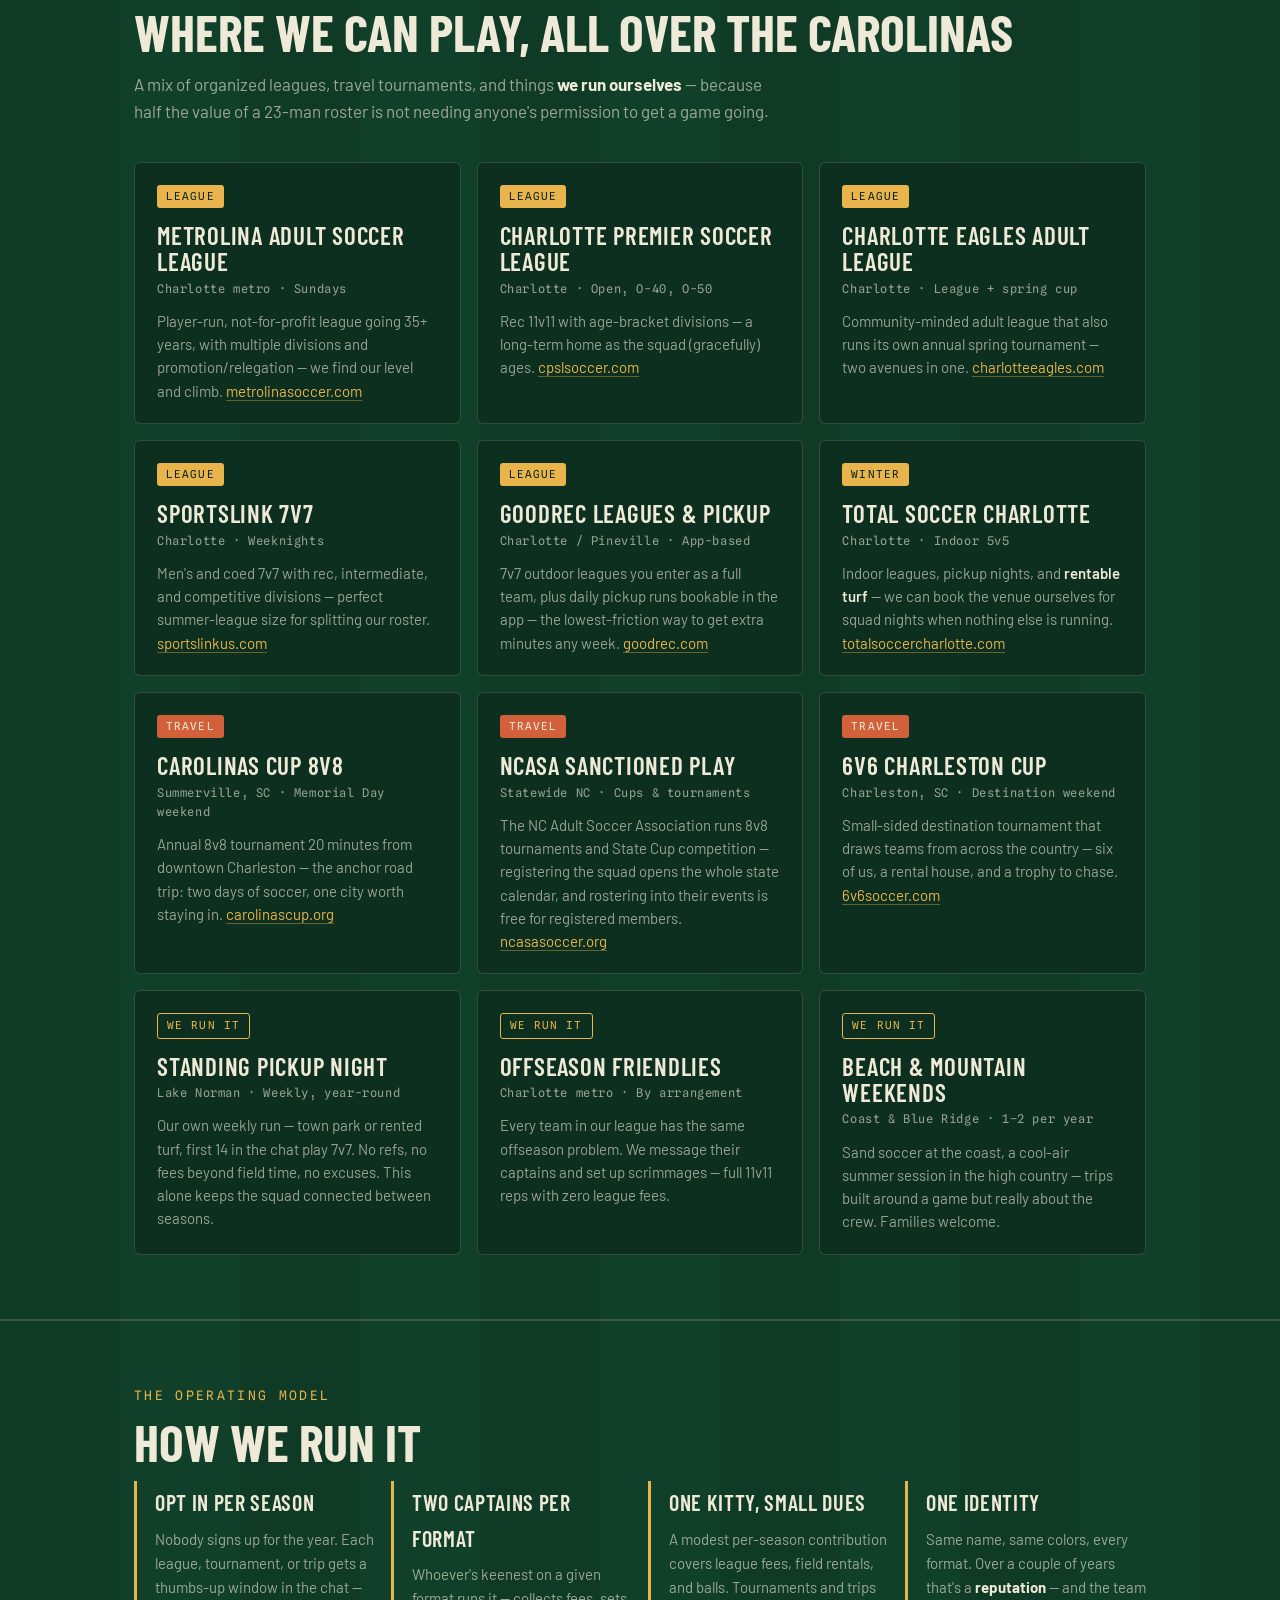
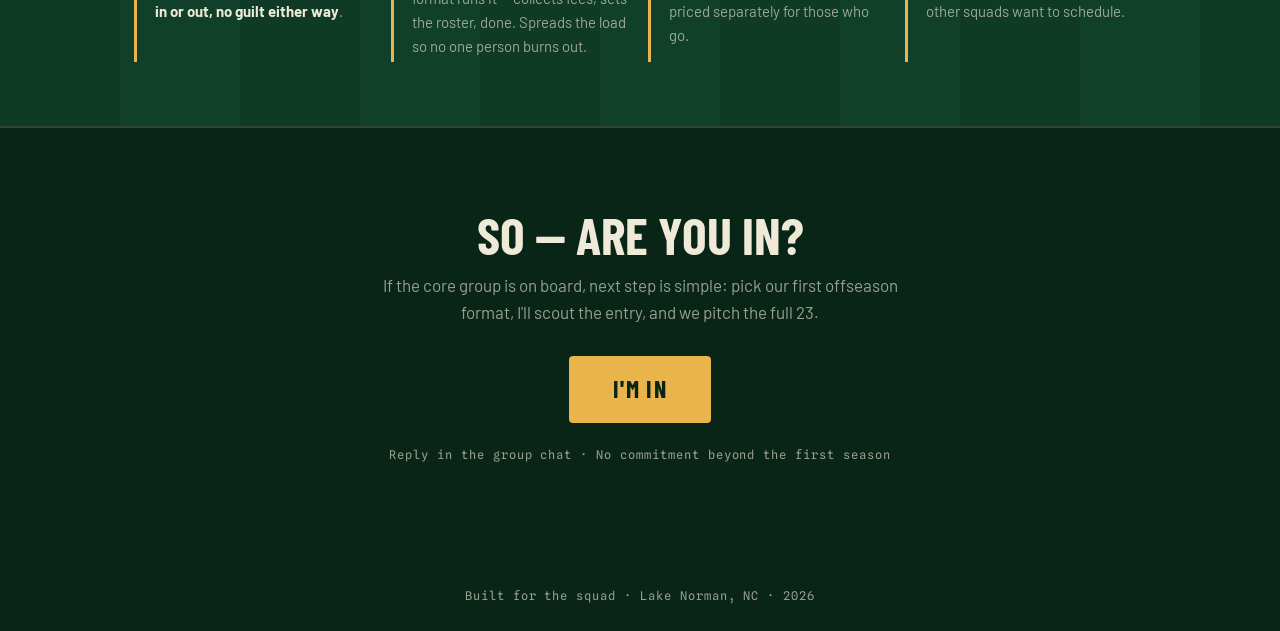
<file: soccer.html>
<!DOCTYPE html>
<html lang="en">
<head>
<meta charset="UTF-8">
<meta name="viewport" content="width=device-width, initial-scale=1.0">
<title>One Squad, Every Season — Year-Round Proposal</title>
<link rel="preconnect" href="https://fonts.googleapis.com">
<link rel="preconnect" href="https://fonts.gstatic.com" crossorigin>
<link href="https://fonts.googleapis.com/css2?family=Barlow+Condensed:wght@500;600;700&family=Barlow:wght@400;500;600&family=Spline+Sans+Mono:wght@400;500&display=swap" rel="stylesheet">
<style>
:root{
  --pitch:#0F3A26;
  --pitch-stripe:#11402A;
  --chalk:#EFEAD8;
  --chalk-dim:rgba(239,234,216,.62);
  --chalk-faint:rgba(239,234,216,.16);
  --gold:#E9B44C;
  --clay:#D2603A;
  --night:#092518;
  --card:#0C2F1F;
  --maxw:1060px;
}
*{margin:0;padding:0;box-sizing:border-box}
html{scroll-behavior:smooth}
@media (prefers-reduced-motion:reduce){html{scroll-behavior:auto}*,*::before,*::after{animation:none!important;transition:none!important}}
body{
  font-family:'Barlow',sans-serif;
  color:var(--chalk);
  background:
    repeating-linear-gradient(90deg,var(--pitch) 0 120px,var(--pitch-stripe) 120px 240px);
  background-color:var(--pitch);
  line-height:1.6;
  font-size:17px;
}
.wrap{max-width:var(--maxw);margin:0 auto;padding:0 24px}
::selection{background:var(--gold);color:var(--night)}

/* ---------- header / hero ---------- */
header{
  position:relative;
  padding:72px 0 56px;
  overflow:hidden;
  border-bottom:2px solid var(--chalk-faint);
}
/* chalk center circle */
header::before{
  content:"";
  position:absolute;
  right:-140px;top:50%;
  transform:translateY(-50%);
  width:520px;height:520px;
  border:3px solid var(--chalk-faint);
  border-radius:50%;
  pointer-events:none;
}
header::after{
  content:"";
  position:absolute;
  right:118px;top:50%;
  transform:translateY(-50%);
  width:10px;height:10px;background:var(--chalk-faint);
  border-radius:50%;
}
.eyebrow{
  font-family:'Spline Sans Mono',monospace;
  font-size:13px;letter-spacing:.18em;text-transform:uppercase;
  color:var(--gold);
  margin-bottom:18px;
}
h1{
  font-family:'Barlow Condensed',sans-serif;
  font-weight:700;
  font-size:clamp(52px,9vw,104px);
  line-height:.92;
  text-transform:uppercase;
  letter-spacing:.01em;
}
h1 .accent{color:var(--gold)}
.hero-sub{
  max-width:560px;
  margin-top:26px;
  font-size:19px;
  color:var(--chalk-dim);
}
.hero-sub strong{color:var(--chalk);font-weight:600}

/* ---------- formation strip ---------- */
.formations{
  display:flex;gap:14px;flex-wrap:wrap;
  margin-top:44px;
}
.formation{
  flex:1 1 150px;min-width:150px;
  background:var(--card);
  border:1px solid var(--chalk-faint);
  border-radius:6px;
  padding:16px 14px 14px;
}
.formation h3{
  font-family:'Barlow Condensed',sans-serif;
  font-weight:600;font-size:22px;text-transform:uppercase;letter-spacing:.05em;
}
.formation .season{
  font-family:'Spline Sans Mono',monospace;
  font-size:11px;letter-spacing:.12em;text-transform:uppercase;
  color:var(--gold);
}
.dots{
  display:grid;
  grid-template-columns:repeat(6,1fr);
  gap:5px;
  margin-top:12px;
  max-width:120px;
}
.dots span{
  width:10px;height:10px;border-radius:50%;
  background:var(--chalk);
  opacity:.9;
}
.dots span.gk{background:var(--clay)}
.formation p{font-size:13.5px;color:var(--chalk-dim);margin-top:10px;line-height:1.45}

/* ---------- sections ---------- */
section{padding:64px 0}
section + section{border-top:2px solid var(--chalk-faint)}
.kicker{
  font-family:'Spline Sans Mono',monospace;
  font-size:13px;letter-spacing:.18em;text-transform:uppercase;
  color:var(--gold);margin-bottom:10px;
}
h2{
  font-family:'Barlow Condensed',sans-serif;
  font-weight:700;font-size:clamp(34px,5vw,52px);
  text-transform:uppercase;line-height:1;
  margin-bottom:14px;
}
.lede{max-width:640px;color:var(--chalk-dim);margin-bottom:36px}
.lede strong{color:var(--chalk)}

/* ---------- fixture cards ---------- */
.cards{display:grid;grid-template-columns:repeat(auto-fit,minmax(290px,1fr));gap:16px}
.card{
  background:var(--card);
  border:1px solid var(--chalk-faint);
  border-radius:6px;
  padding:22px 22px 20px;
  display:flex;flex-direction:column;
}
.card .tag{
  align-self:flex-start;
  font-family:'Spline Sans Mono',monospace;
  font-size:11px;letter-spacing:.1em;text-transform:uppercase;
  color:var(--night);
  background:var(--gold);
  padding:3px 9px;border-radius:3px;
  margin-bottom:14px;
}
.card .tag.travel{background:var(--clay);color:var(--chalk)}
.card .tag.diy{background:transparent;color:var(--gold);border:1px solid var(--gold)}
.card h3{
  font-family:'Barlow Condensed',sans-serif;
  font-weight:600;font-size:25px;text-transform:uppercase;letter-spacing:.03em;
  line-height:1.05;margin-bottom:4px;
}
.card .where{
  font-family:'Spline Sans Mono',monospace;
  font-size:12px;color:var(--chalk-dim);letter-spacing:.05em;
  margin-bottom:12px;
}
.card p{font-size:15px;color:var(--chalk-dim);line-height:1.55}
.card p strong{color:var(--chalk);font-weight:600}
.card a{
  color:var(--gold);text-decoration:none;border-bottom:1px solid rgba(233,180,76,.4);
}
.card a:hover,.card a:focus-visible{border-bottom-color:var(--gold)}
a:focus-visible,button:focus-visible{outline:2px solid var(--gold);outline-offset:3px}

/* ---------- season board ---------- */
.board{border:1px solid var(--chalk-faint);border-radius:6px;overflow:hidden}
.board-row{
  display:grid;
  grid-template-columns:110px 1fr;
  border-bottom:1px solid var(--chalk-faint);
  background:var(--card);
}
.board-row:last-child{border-bottom:none}
.board-row .q{
  font-family:'Barlow Condensed',sans-serif;
  font-weight:700;font-size:24px;text-transform:uppercase;
  display:flex;align-items:center;justify-content:center;
  background:var(--night);
  color:var(--gold);
  padding:18px 8px;
  border-right:1px solid var(--chalk-faint);
  text-align:center;line-height:1.1;
}
.board-row .plays{padding:18px 22px}
.board-row .plays h4{
  font-family:'Barlow Condensed',sans-serif;
  font-weight:600;font-size:20px;text-transform:uppercase;letter-spacing:.04em;
  margin-bottom:4px;
}
.board-row .plays p{font-size:15px;color:var(--chalk-dim)}
.board-row .plays p strong{color:var(--chalk)}

/* ---------- how we run it ---------- */
.rules{display:grid;grid-template-columns:repeat(auto-fit,minmax(240px,1fr));gap:16px}
.rule{
  border-left:3px solid var(--gold);
  padding:4px 0 4px 18px;
}
.rule h3{
  font-family:'Barlow Condensed',sans-serif;
  font-weight:600;font-size:22px;text-transform:uppercase;letter-spacing:.03em;
  margin-bottom:6px;
}
.rule p{font-size:15px;color:var(--chalk-dim)}
.rule p strong{color:var(--chalk)}

/* ---------- CTA ---------- */
.cta{
  text-align:center;
  padding:80px 24px 96px;
  border-top:2px solid var(--chalk-faint);
  background:var(--night);
}
.cta h2{margin-bottom:12px}
.cta p{max-width:520px;margin:0 auto 30px;color:var(--chalk-dim)}
.cta .btn{
  display:inline-block;
  font-family:'Barlow Condensed',sans-serif;
  font-weight:700;font-size:24px;text-transform:uppercase;letter-spacing:.06em;
  color:var(--night);
  background:var(--gold);
  padding:14px 44px;border-radius:4px;
  text-decoration:none;
  transition:transform .12s ease;
}
.cta .btn:hover{transform:translateY(-2px)}
.cta .fine{
  margin-top:22px;
  font-family:'Spline Sans Mono',monospace;
  font-size:12px;letter-spacing:.08em;color:var(--chalk-dim);
}

footer{
  padding:26px 0;
  font-family:'Spline Sans Mono',monospace;
  font-size:12px;letter-spacing:.08em;
  color:var(--chalk-dim);
  text-align:center;
  background:var(--night);
}

@media(max-width:640px){
  header{padding:52px 0 44px}
  header::before{width:340px;height:340px;right:-200px}
  header::after{display:none}
  .board-row{grid-template-columns:80px 1fr}
  .board-row .q{font-size:19px}
}
</style>
</head>
<body>

<header>
  <div class="wrap">
    <div class="eyebrow">A proposal to the squad · Lake Norman, NC</div>
    <h1>One squad.<br><span class="accent">Every season.</span></h1>
    <p class="hero-sub">We're 23 players deep and we only play together a few months a year. This is a plan to keep the same crew on the field <strong>all twelve months</strong> — shrinking and stretching the roster to fit whatever's available: 11v11, 8v8, 7v7, futsal, sand, or a Saturday we organize ourselves.</p>

    <div class="formations">
      <div class="formation">
        <div class="season">Fall / Spring</div>
        <h3>11 v 11</h3>
        <div class="dots"><span class="gk"></span><span></span><span></span><span></span><span></span><span></span><span></span><span></span><span></span><span></span><span></span></div>
        <p>Our home format. Full pitch, full league season.</p>
      </div>
      <div class="formation">
        <div class="season">Summer / Tournaments</div>
        <h3>8 v 8</h3>
        <div class="dots"><span class="gk"></span><span></span><span></span><span></span><span></span><span></span><span></span><span></span></div>
        <p>The Carolinas travel-tournament standard.</p>
      </div>
      <div class="formation">
        <div class="season">Weeknights</div>
        <h3>7 v 7</h3>
        <div class="dots"><span class="gk"></span><span></span><span></span><span></span><span></span><span></span><span></span></div>
        <p>Short-season leagues, easy to field two sides.</p>
      </div>
      <div class="formation">
        <div class="season">Winter</div>
        <h3>5 v 5</h3>
        <div class="dots"><span class="gk"></span><span></span><span></span><span></span><span></span></div>
        <p>Indoor and futsal. Sharp touch, no rust.</p>
      </div>
    </div>
  </div>
</header>

<section id="why">
  <div class="wrap">
    <div class="kicker">The math</div>
    <h2>23 players is a superpower</h2>
    <p class="lede">Most teams can't do this — they scrape to field 11. We can field <strong>two 7v7 sides at once</strong>, absorb vacations, injuries, and work travel, and still never forfeit. Nobody commits to everything. You commit to the seasons and trips that fit your life, and the squad is always big enough to cover the rest. The team stays one team: <strong>one name, one kit, one group chat</strong> — the format is the only thing that changes.</p>

    <div class="board">
      <div class="board-row">
        <div class="q">Spring</div>
        <div class="plays">
          <h4>11v11 league + tournament season opens</h4>
          <p>Our main league campaign, plus one-day and weekend cups start popping up across both states.</p>
        </div>
      </div>
      <div class="board-row">
        <div class="q">Summer</div>
        <div class="plays">
          <h4>7v7 / 8v8 leagues + travel weekends</h4>
          <p>Short outdoor seasons under the lights, a beach or mountain tournament trip, and our own standing pickup night.</p>
        </div>
      </div>
      <div class="board-row">
        <div class="q">Fall</div>
        <div class="plays">
          <h4>11v11 league, round two</h4>
          <p>Back to the full-size game with legs that never stopped moving.</p>
        </div>
      </div>
      <div class="board-row">
        <div class="q">Winter</div>
        <div class="plays">
          <h4>Indoor 5v5, futsal, and friendlies</h4>
          <p>Turf barns and gym courts keep the touch sharp. Arrange friendlies against other league teams itching to play.</p>
        </div>
      </div>
    </div>
  </div>
</section>

<section id="avenues">
  <div class="wrap">
    <div class="kicker">The avenues</div>
    <h2>Where we can play, all over the Carolinas</h2>
    <p class="lede">A mix of organized leagues, travel tournaments, and things <strong>we run ourselves</strong> — because half the value of a 23-man roster is not needing anyone's permission to get a game going.</p>

    <div class="cards">
      <div class="card">
        <span class="tag">League</span>
        <h3>Metrolina Adult Soccer League</h3>
        <div class="where">Charlotte metro · Sundays</div>
        <p>Player-run, not-for-profit league going 35+ years, with multiple divisions and promotion/relegation — we find our level and climb. <a href="https://metrolinasoccer.com" target="_blank" rel="noopener">metrolinasoccer.com</a></p>
      </div>

      <div class="card">
        <span class="tag">League</span>
        <h3>Charlotte Premier Soccer League</h3>
        <div class="where">Charlotte · Open, O-40, O-50</div>
        <p>Rec 11v11 with age-bracket divisions — a long-term home as the squad (gracefully) ages. <a href="https://www.cpslsoccer.com" target="_blank" rel="noopener">cpslsoccer.com</a></p>
      </div>

      <div class="card">
        <span class="tag">League</span>
        <h3>Charlotte Eagles Adult League</h3>
        <div class="where">Charlotte · League + spring cup</div>
        <p>Community-minded adult league that also runs its own annual spring tournament — two avenues in one. <a href="https://www.charlotteeagles.com/eaglesadultleague" target="_blank" rel="noopener">charlotteeagles.com</a></p>
      </div>

      <div class="card">
        <span class="tag">League</span>
        <h3>SportsLink 7v7</h3>
        <div class="where">Charlotte · Weeknights</div>
        <p>Men's and coed 7v7 with rec, intermediate, and competitive divisions — perfect summer-league size for splitting our roster. <a href="https://sportslinkus.com/sports-leagues/soccer" target="_blank" rel="noopener">sportslinkus.com</a></p>
      </div>

      <div class="card">
        <span class="tag">League</span>
        <h3>GoodRec Leagues &amp; Pickup</h3>
        <div class="where">Charlotte / Pineville · App-based</div>
        <p>7v7 outdoor leagues you enter as a full team, plus daily pickup runs bookable in the app — the lowest-friction way to get extra minutes any week. <a href="https://www.goodrec.com/soccer-leagues/charlotte" target="_blank" rel="noopener">goodrec.com</a></p>
      </div>

      <div class="card">
        <span class="tag">Winter</span>
        <h3>Total Soccer Charlotte</h3>
        <div class="where">Charlotte · Indoor 5v5</div>
        <p>Indoor leagues, pickup nights, and <strong>rentable turf</strong> — we can book the venue ourselves for squad nights when nothing else is running. <a href="https://totalsoccercharlotte.com" target="_blank" rel="noopener">totalsoccercharlotte.com</a></p>
      </div>

      <div class="card">
        <span class="tag travel">Travel</span>
        <h3>Carolinas Cup 8v8</h3>
        <div class="where">Summerville, SC · Memorial Day weekend</div>
        <p>Annual 8v8 tournament 20 minutes from downtown Charleston — the anchor road trip: two days of soccer, one city worth staying in. <a href="https://carolinascup.org" target="_blank" rel="noopener">carolinascup.org</a></p>
      </div>

      <div class="card">
        <span class="tag travel">Travel</span>
        <h3>NCASA Sanctioned Play</h3>
        <div class="where">Statewide NC · Cups &amp; tournaments</div>
        <p>The NC Adult Soccer Association runs 8v8 tournaments and State Cup competition — registering the squad opens the whole state calendar, and rostering into their events is free for registered members. <a href="https://www.ncasasoccer.org" target="_blank" rel="noopener">ncasasoccer.org</a></p>
      </div>

      <div class="card">
        <span class="tag travel">Travel</span>
        <h3>6v6 Charleston Cup</h3>
        <div class="where">Charleston, SC · Destination weekend</div>
        <p>Small-sided destination tournament that draws teams from across the country — six of us, a rental house, and a trophy to chase. <a href="https://www.6v6soccer.com" target="_blank" rel="noopener">6v6soccer.com</a></p>
      </div>

      <div class="card">
        <span class="tag diy">We run it</span>
        <h3>Standing Pickup Night</h3>
        <div class="where">Lake Norman · Weekly, year-round</div>
        <p>Our own weekly run — town park or rented turf, first 14 in the chat play 7v7. No refs, no fees beyond field time, no excuses. This alone keeps the squad connected between seasons.</p>
      </div>

      <div class="card">
        <span class="tag diy">We run it</span>
        <h3>Offseason Friendlies</h3>
        <div class="where">Charlotte metro · By arrangement</div>
        <p>Every team in our league has the same offseason problem. We message their captains and set up scrimmages — full 11v11 reps with zero league fees.</p>
      </div>

      <div class="card">
        <span class="tag diy">We run it</span>
        <h3>Beach &amp; Mountain Weekends</h3>
        <div class="where">Coast &amp; Blue Ridge · 1–2 per year</div>
        <p>Sand soccer at the coast, a cool-air summer session in the high country — trips built around a game but really about the crew. Families welcome.</p>
      </div>
    </div>
  </div>
</section>

<section id="how">
  <div class="wrap">
    <div class="kicker">The operating model</div>
    <h2>How we run it</h2>
    <div class="rules">
      <div class="rule">
        <h3>Opt in per season</h3>
        <p>Nobody signs up for the year. Each league, tournament, or trip gets a thumbs-up window in the chat — <strong>in or out, no guilt either way</strong>.</p>
      </div>
      <div class="rule">
        <h3>Two captains per format</h3>
        <p>Whoever's keenest on a given format runs it — collects fees, sets the roster, done. Spreads the load so no one person burns out.</p>
      </div>
      <div class="rule">
        <h3>One kitty, small dues</h3>
        <p>A modest per-season contribution covers league fees, field rentals, and balls. Tournaments and trips priced separately for those who go.</p>
      </div>
      <div class="rule">
        <h3>One identity</h3>
        <p>Same name, same colors, every format. Over a couple of years that's a <strong>reputation</strong> — and the team other squads want to schedule.</p>
      </div>
    </div>
  </div>
</section>

<div class="cta">
  <h2>So — are you in?</h2>
  <p>If the core group is on board, next step is simple: pick our first offseason format, I'll scout the entry, and we pitch the full 23.</p>
  <a class="btn" href="sms:?&body=I'm in for the year-round squad.">I'm in</a>
  <div class="fine">Reply in the group chat · No commitment beyond the first season</div>
</div>

<footer>Built for the squad · Lake Norman, NC · 2026</footer>

</body>
</html>
</file>
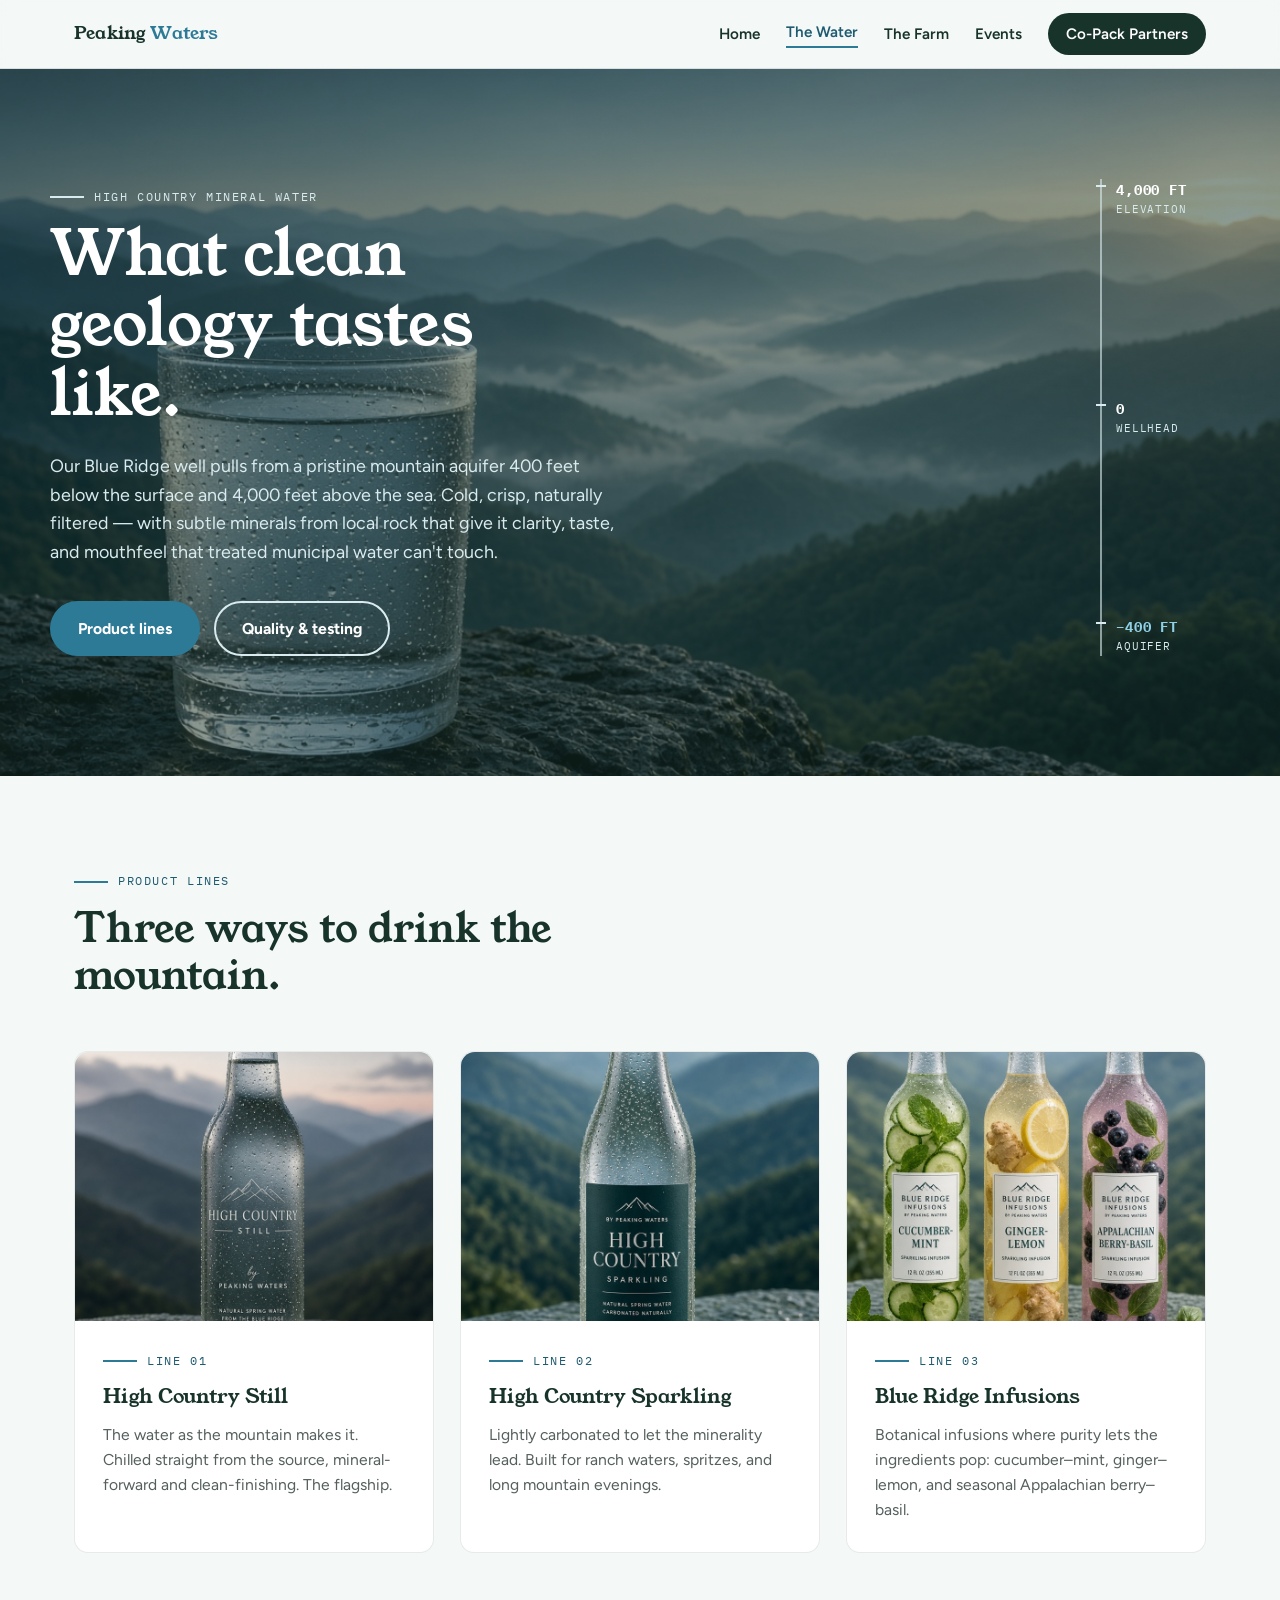
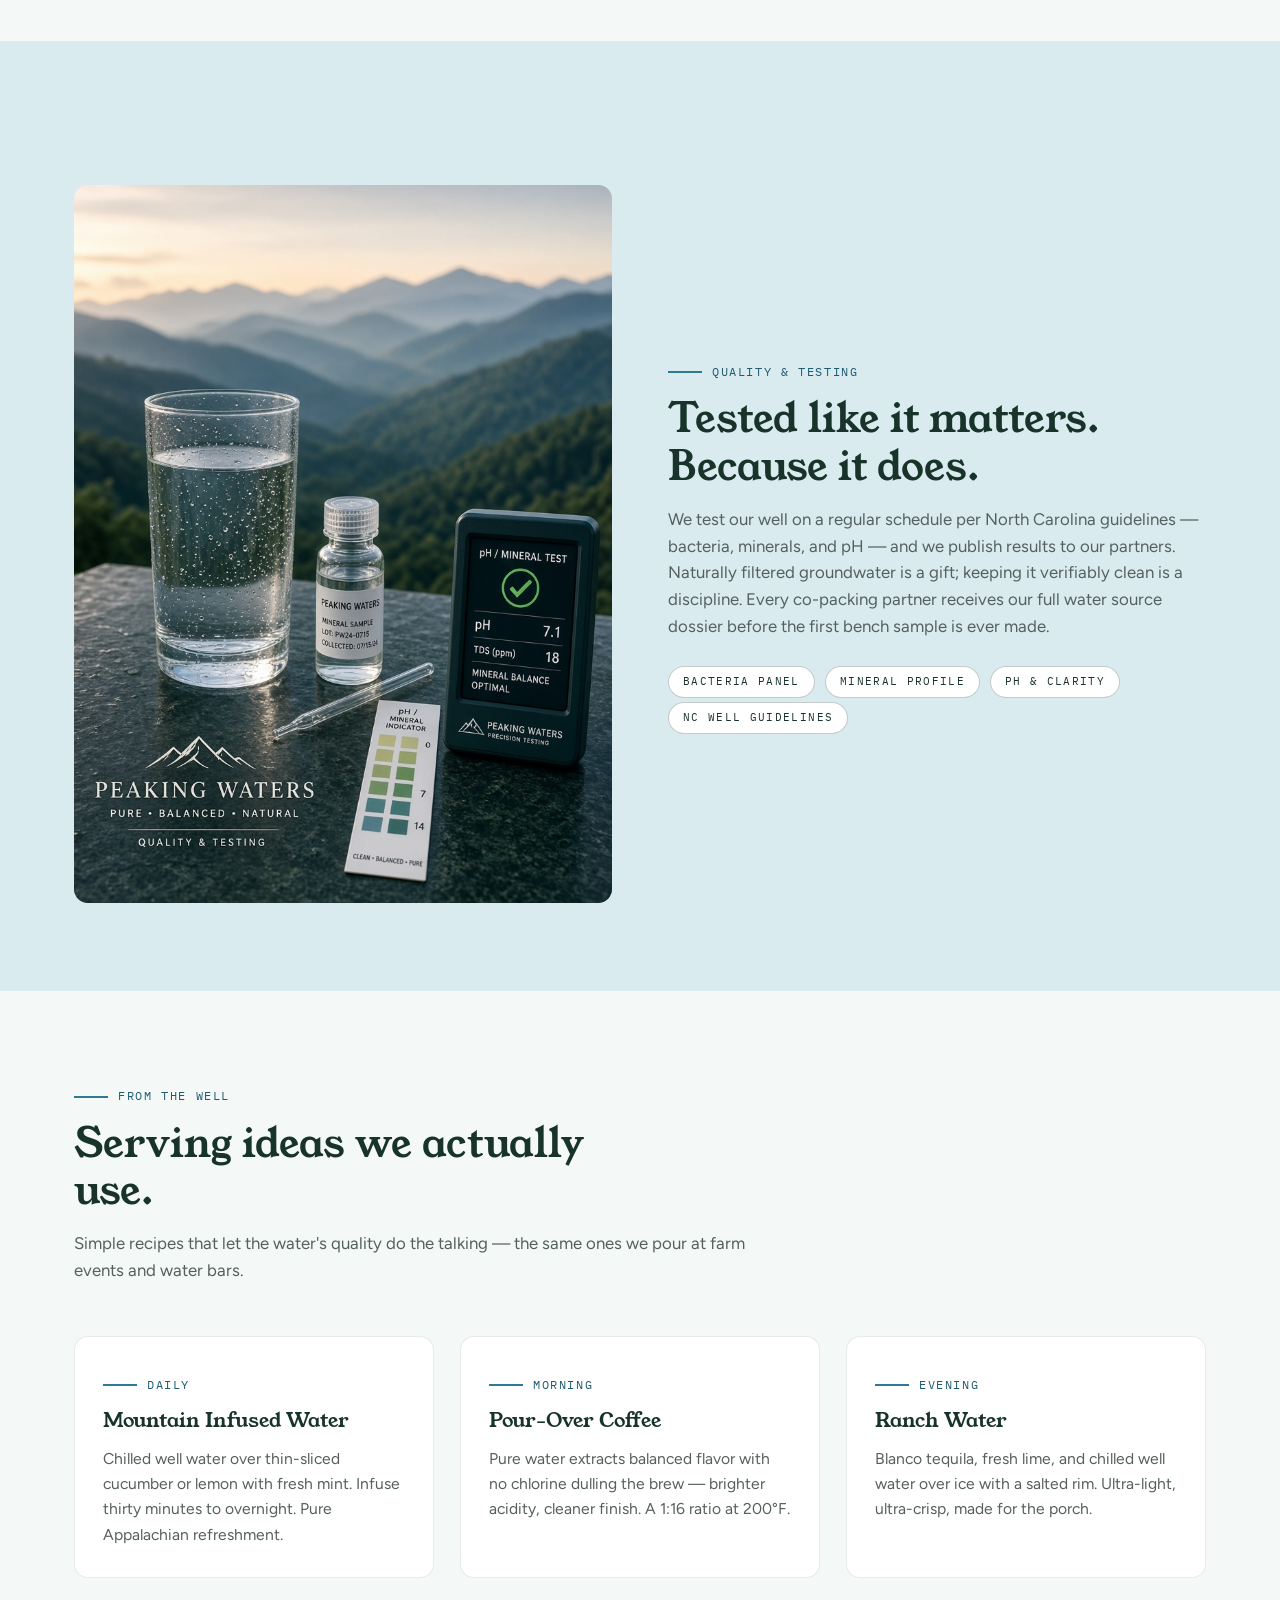
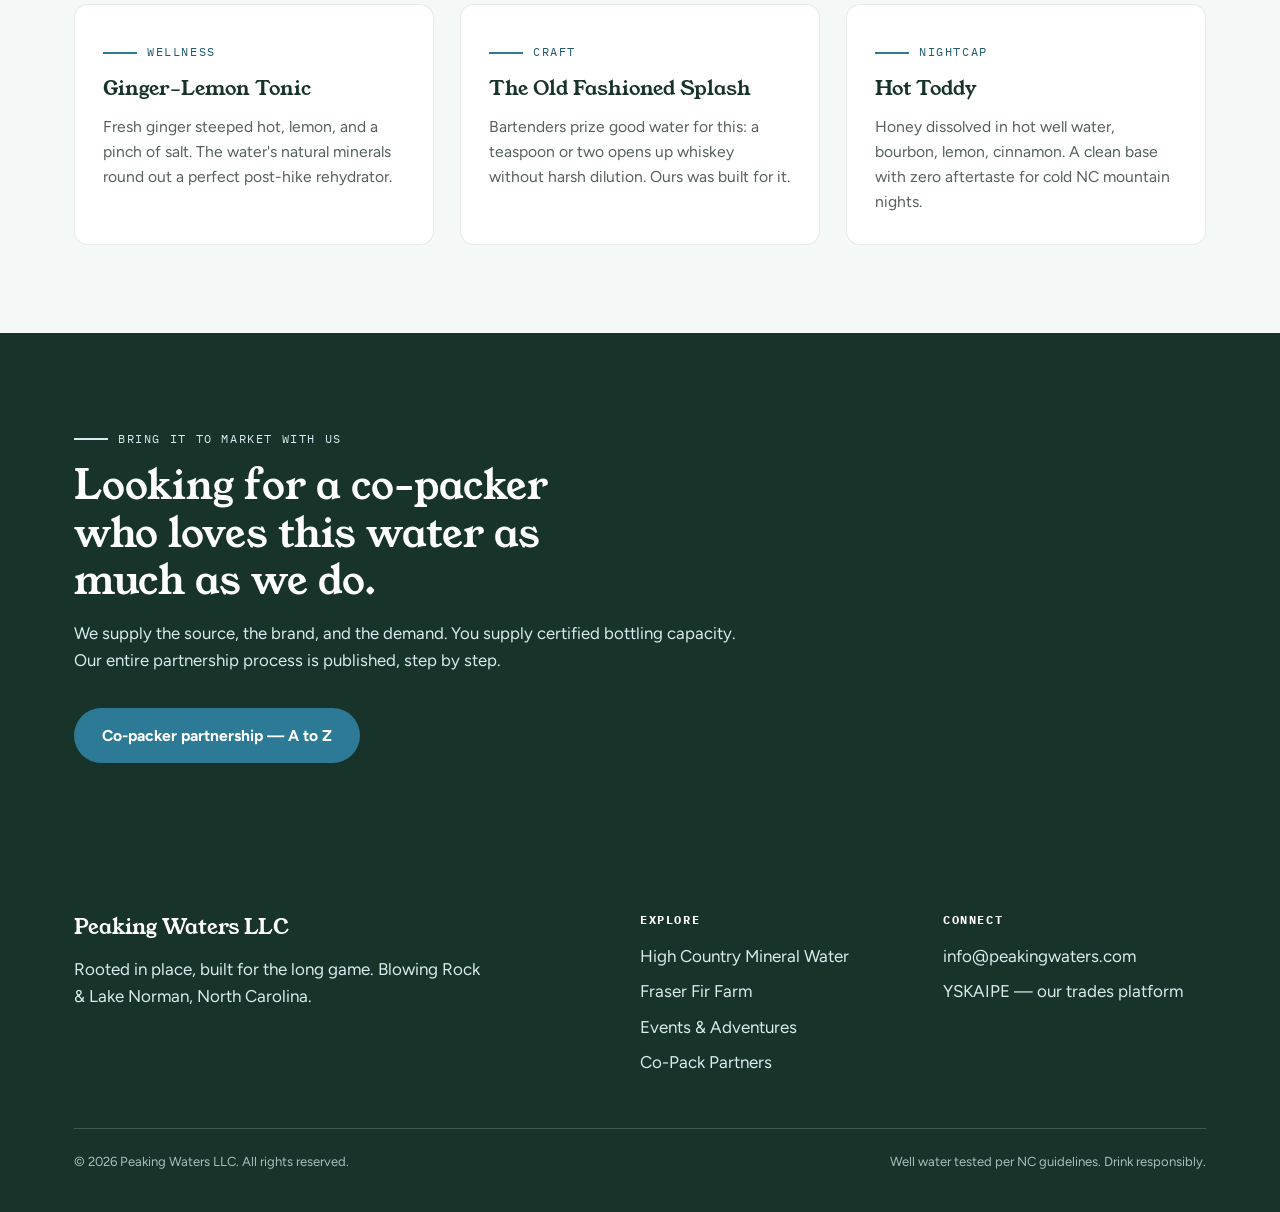
<file: water.html>
<!DOCTYPE html>
<html lang="en">
<head>
<meta charset="UTF-8" />
<meta name="viewport" content="width=device-width, initial-scale=1.0" />
<title>High Country Mineral Water — Peaking Waters LLC | Blowing Rock, NC</title>
<meta name="description" content="High Country Mineral Water: still, sparkling, and botanical infusions from a Blowing Rock, NC well drawn 400 feet into a pristine mountain aquifer at 4,000 feet above sea level." />
<link rel="preconnect" href="https://fonts.googleapis.com" />
<link rel="preconnect" href="https://fonts.gstatic.com" crossorigin />
<link href="https://fonts.googleapis.com/css2?family=Young+Serif&family=Figtree:wght@400;600;700&family=IBM+Plex+Mono:wght@400;500&display=swap" rel="stylesheet" />
<link rel="stylesheet" href="css/site.css" />
</head>
<body>

<header class="site-header">
  <div class="wrap">
    <a class="brand" href="index.html">Peaking <span>Waters</span></a>
    <button class="nav-toggle" aria-expanded="false" aria-controls="nav">Menu</button>
    <nav class="nav" id="nav" aria-label="Main">
      <a href="index.html">Home</a>
      <a href="water.html" aria-current="page">The Water</a>
      <a href="farm.html">The Farm</a>
      <a href="events.html">Events</a>
      <a href="copack.html" class="cta">Co-Pack Partners</a>
    </nav>
  </div>
</header>

<section class="hero">
  <div class="hero-media">
    <img src="assets/img/water-hero.jpg" alt="Water Quality Testing" style="width:100%; height:100%; object-fit:cover; display:block;">
  </div>
  <div class="wrap hero-inner">
    <div>
      <span class="depth-chip">High Country Mineral Water</span>
      <h1>What clean geology tastes like.</h1>
      <p class="lede">Our Blue Ridge well pulls from a pristine mountain aquifer 400 feet below the surface and 4,000 feet above the sea. Cold, crisp, naturally filtered — with subtle minerals from local rock that give it clarity, taste, and mouthfeel that treated municipal water can't touch.</p>
      <div class="hero-actions">
        <a class="btn btn-primary" href="#lines">Product lines</a>
        <a class="btn btn-ghost" href="#quality">Quality &amp; testing</a>
      </div>
    </div>
    <div class="gauge" aria-label="Elevation gauge">
      <div class="tick"><strong>4,000 FT</strong> ELEVATION</div>
      <div class="tick"><strong>0</strong> WELLHEAD</div>
      <div class="tick aquifer"><strong>−400 FT</strong> AQUIFER</div>
    </div>
  </div>
</section>

<section class="section" id="lines">
  <div class="wrap">
    <span class="depth-chip">Product lines</span>
    <h2>Three ways to drink the mountain.</h2>
    <div class="grid cols-3">
      <div class="card reveal">
        <div class="media" style="margin:-30px -28px 22px; border-radius: var(--radius) var(--radius) 0 0;">
<img src="assets/img/line-still.jpg" alt="High Country Still" style="width:100%; height:100%; object-fit:cover; display:block;">        
        </div>
        <span class="depth-chip">Line 01</span>
        <h3>High Country Still</h3>
        <p>The water as the mountain makes it. Chilled straight from the source, mineral-forward and clean-finishing. The flagship.</p>
      </div>
      <div class="card reveal">
        <div class="media" style="margin:-30px -28px 22px; border-radius: var(--radius) var(--radius) 0 0;">
         <img src="assets/img/line-sparkling.jpg" alt="High Country Sparkling" style="width:100%; height:100%; object-fit:cover; display:block;">        
          
        </div>
        <span class="depth-chip">Line 02</span>
        <h3>High Country Sparkling</h3>
        <p>Lightly carbonated to let the minerality lead. Built for ranch waters, spritzes, and long mountain evenings.</p>
      </div>
      <div class="card reveal">
        <div class="media" style="margin:-30px -28px 22px; border-radius: var(--radius) var(--radius) 0 0;">
         <img src="assets/img/line-infusions.jpg" alt="High Country Infusions" style="width:100%; height:100%; object-fit:cover; display:block;">        
        </div>
        <span class="depth-chip">Line 03</span>
        <h3>Blue Ridge Infusions</h3>
        <p>Botanical infusions where purity lets the ingredients pop: cucumber–mint, ginger–lemon, and seasonal Appalachian berry–basil.</p>
      </div>
    </div>
  </div>
</section>

<section class="section tint" id="quality">
  <div class="wrap">
    <div class="feature">
      <div class="media tall">
        <img src="assets/img/quality-testing.jpg" alt="Quality Testing" style="width:100%; height:100%; object-fit:cover; display:block;">        
      </div>
      <div>
        <span class="depth-chip">Quality &amp; testing</span>
        <h2>Tested like it matters. Because it does.</h2>
        <p class="sub">We test our well on a regular schedule per North Carolina guidelines — bacteria, minerals, and pH — and we publish results to our partners. Naturally filtered groundwater is a gift; keeping it verifiably clean is a discipline. Every co-packing partner receives our full water source dossier before the first bench sample is ever made.</p>
        <div style="margin-top:22px">
          <span class="pill">Bacteria panel</span>
          <span class="pill">Mineral profile</span>
          <span class="pill">pH &amp; clarity</span>
          <span class="pill">NC well guidelines</span>
        </div>
      </div>
    </div>
  </div>
</section>

<section class="section">
  <div class="wrap">
    <span class="depth-chip">From the well</span>
    <h2>Serving ideas we actually use.</h2>
    <p class="sub">Simple recipes that let the water's quality do the talking — the same ones we pour at farm events and water bars.</p>
    <div class="grid cols-3">
      <div class="card reveal">
        <span class="depth-chip">Daily</span>
        <h3>Mountain Infused Water</h3>
        <p>Chilled well water over thin-sliced cucumber or lemon with fresh mint. Infuse thirty minutes to overnight. Pure Appalachian refreshment.</p>
      </div>
      <div class="card reveal">
        <span class="depth-chip">Morning</span>
        <h3>Pour-Over Coffee</h3>
        <p>Pure water extracts balanced flavor with no chlorine dulling the brew — brighter acidity, cleaner finish. A 1:16 ratio at 200°F.</p>
      </div>
      <div class="card reveal">
        <span class="depth-chip">Evening</span>
        <h3>Ranch Water</h3>
        <p>Blanco tequila, fresh lime, and chilled well water over ice with a salted rim. Ultra-light, ultra-crisp, made for the porch.</p>
      </div>
      <div class="card reveal">
        <span class="depth-chip">Wellness</span>
        <h3>Ginger–Lemon Tonic</h3>
        <p>Fresh ginger steeped hot, lemon, and a pinch of salt. The water's natural minerals round out a perfect post-hike rehydrator.</p>
      </div>
      <div class="card reveal">
        <span class="depth-chip">Craft</span>
        <h3>The Old Fashioned Splash</h3>
        <p>Bartenders prize good water for this: a teaspoon or two opens up whiskey without harsh dilution. Ours was built for it.</p>
      </div>
      <div class="card reveal">
        <span class="depth-chip">Nightcap</span>
        <h3>Hot Toddy</h3>
        <p>Honey dissolved in hot well water, bourbon, lemon, cinnamon. A clean base with zero aftertaste for cold NC mountain nights.</p>
      </div>
    </div>
  </div>
</section>

<section class="section dark">
  <div class="wrap">
    <span class="depth-chip">Bring it to market with us</span>
    <h2>Looking for a co-packer who loves this water as much as we do.</h2>
    <p class="sub">We supply the source, the brand, and the demand. You supply certified bottling capacity. Our entire partnership process is published, step by step.</p>
    <div class="hero-actions">
      <a class="btn btn-primary" href="copack.html">Co-packer partnership — A to Z</a>
    </div>
  </div>
</section>

<footer class="site-footer">
  <div class="wrap">
    <div class="cols">
      <div>
        <div class="footer-brand">Peaking Waters LLC</div>
        <p style="max-width:38ch">Rooted in place, built for the long game. Blowing Rock &amp; Lake Norman, North Carolina.</p>
      </div>
      <div>
        <h4>Explore</h4>
        <ul>
          <li><a href="water.html">High Country Mineral Water</a></li>
          <li><a href="farm.html">Fraser Fir Farm</a></li>
          <li><a href="events.html">Events &amp; Adventures</a></li>
          <li><a href="copack.html">Co-Pack Partners</a></li>
        </ul>
      </div>
      <div>
        <h4>Connect</h4>
        <ul>
          <li><a href="mailto:info@peakingwaters.com">info@peakingwaters.com</a></li>
          <li><a href="https://yskaipe.com">YSKAIPE — our trades platform</a></li>
        </ul>
      </div>
    </div>
    <div class="fine">
      <span>© 2026 Peaking Waters LLC. All rights reserved.</span>
      <span>Well water tested per NC guidelines. Drink responsibly.</span>
    </div>
  </div>
</footer>

<script src="js/site.js"></script>
</body>
</html>
</file>
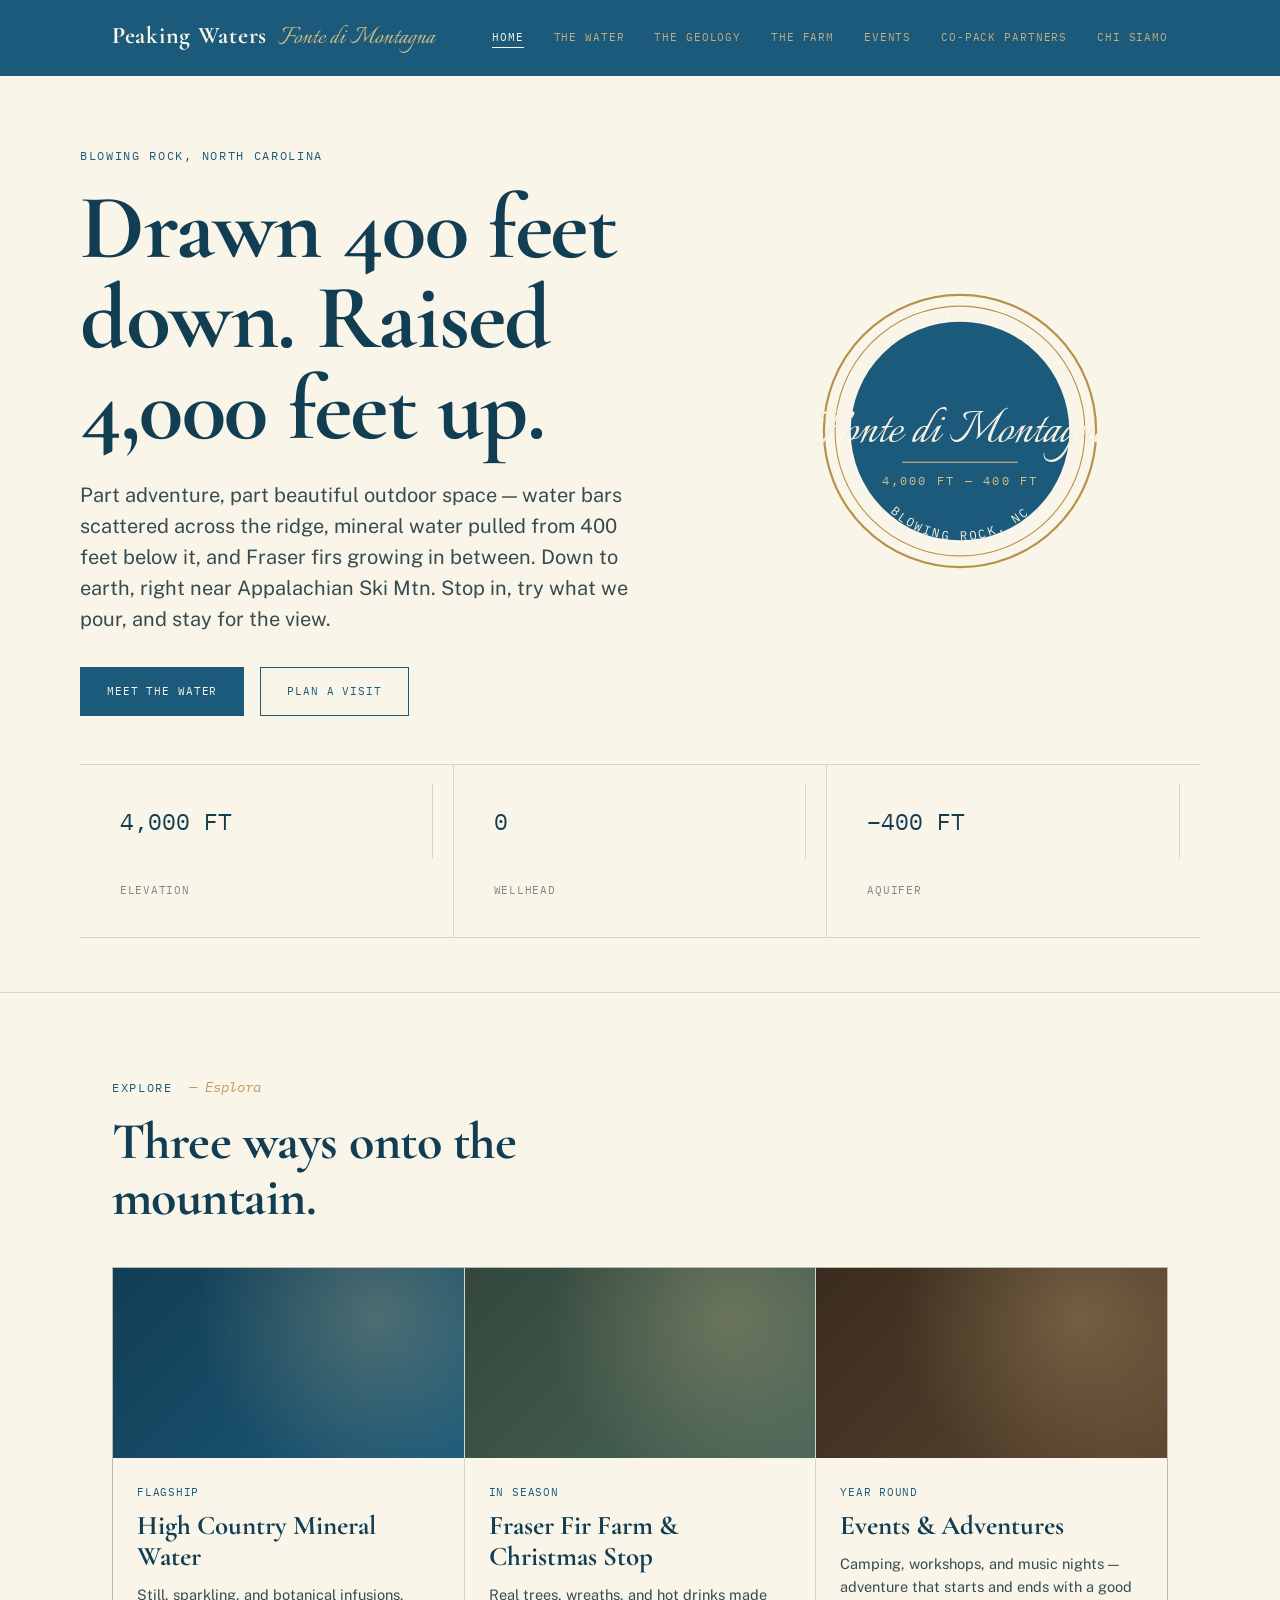
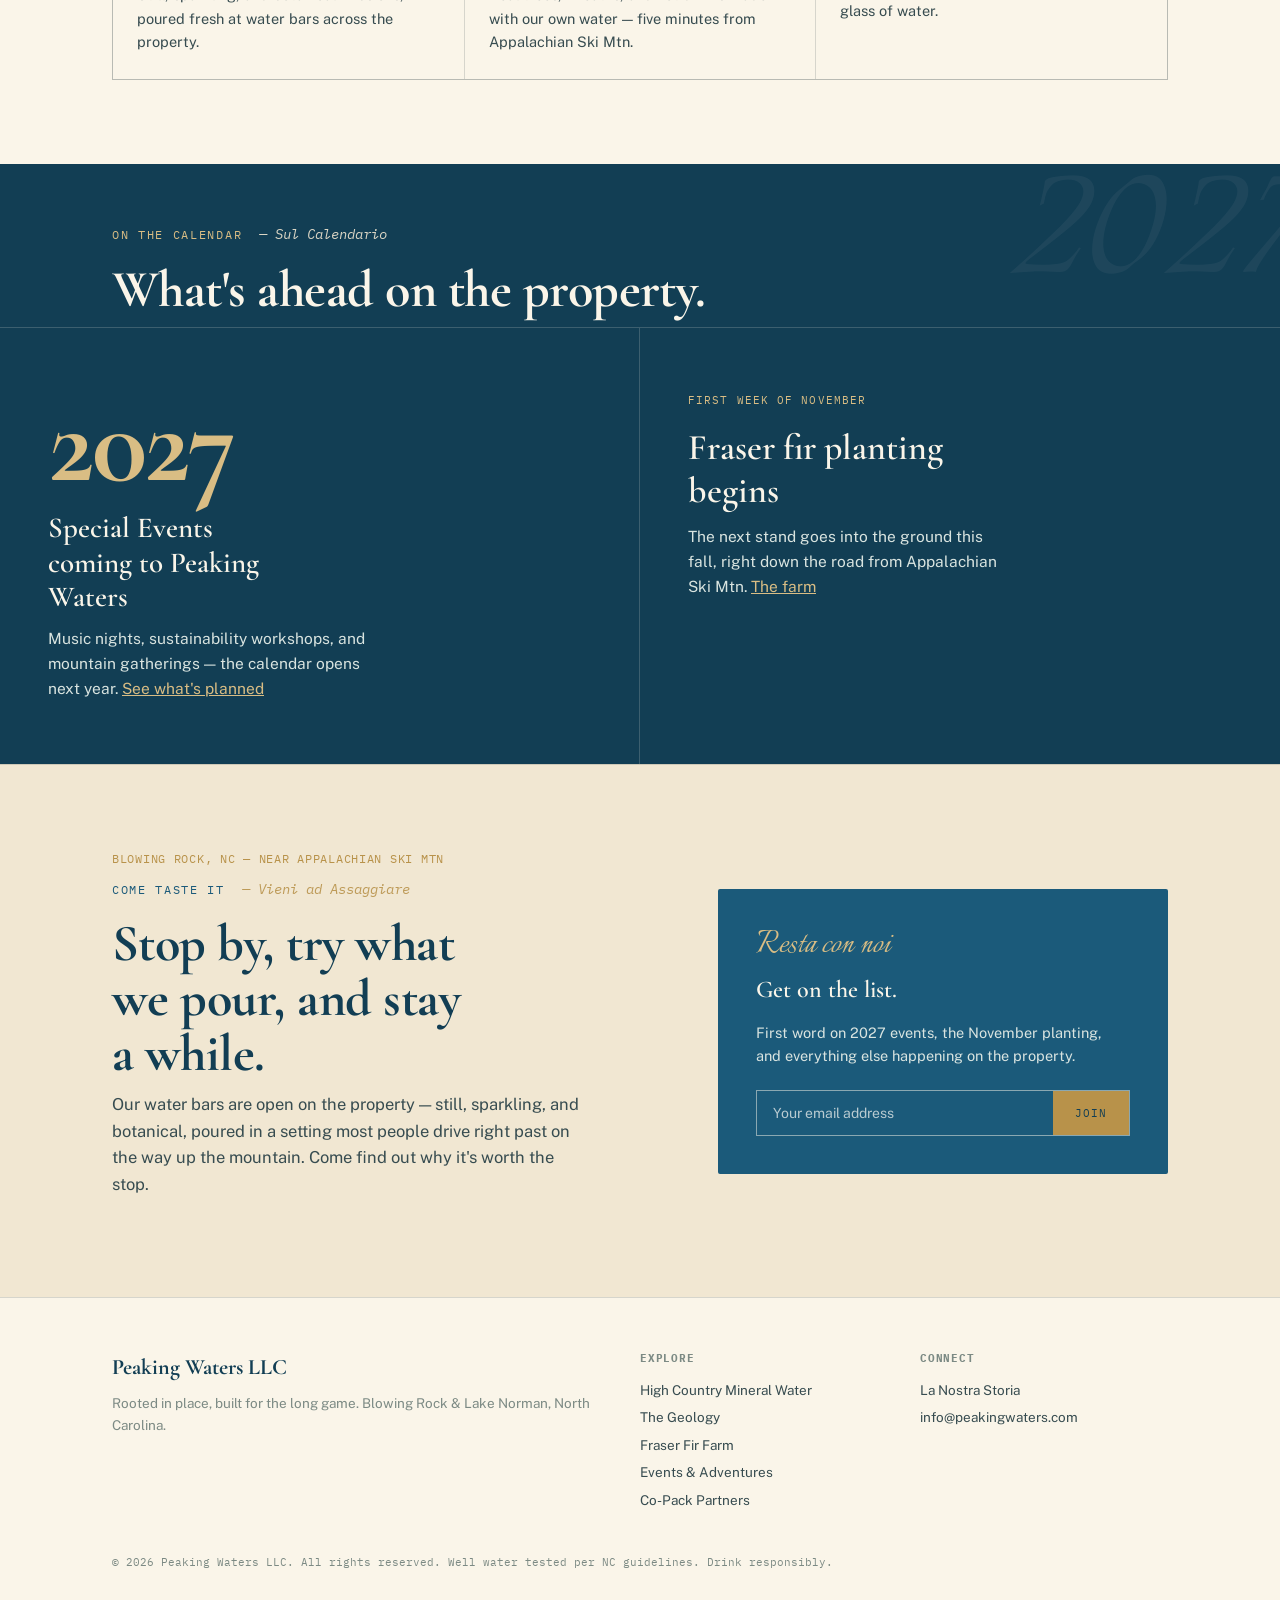
<file: archives/index-9-23-26.html>
<!DOCTYPE html>
<html lang="en">
<head>
<meta charset="UTF-8">
<meta name="viewport" content="width=device-width, initial-scale=1.0">
<title>Peaking Waters LLC — Fonte di Montagna | Blowing Rock, NC</title>
<meta name="description" content="High Country Mineral Water, water bars, and Fraser firs on a mountain property near Appalachian Ski Mtn in Blowing Rock, NC. Stop in and taste it. Special events begin 2027; Fraser fir planting begins the first week of November.">
<link rel="preconnect" href="https://fonts.googleapis.com">
<link rel="preconnect" href="https://fonts.gstatic.com" crossorigin>
<link href="https://fonts.googleapis.com/css2?family=Cormorant+Garamond:ital,wght@0,500;0,600;0,700;1,500&family=Italianno&family=Public+Sans:wght@400;500;600&family=IBM+Plex+Mono:wght@400;500&display=swap" rel="stylesheet">
<style>
  :root{
    --azure:#1B5A7A;
    --azure-deep:#123E54;
    --gold:#B8924A;
    --gold-light:#D9BD84;
    --cream:#FAF5E9;
    --cream-dim:#F1E7D2;
    --sage:#4A6659;
    --sage-deep:#33473D;
    --ink:#1E2E33;
    --stone:#7C8A84;
    --line:rgba(30,46,51,0.16);
    --display:'Cormorant Garamond', serif;
    --script:'Italianno', cursive;
    --body:'Public Sans', -apple-system, BlinkMacSystemFont, sans-serif;
    --mono:'IBM Plex Mono', monospace;
  }
  *{box-sizing:border-box;}
  html{scroll-behavior:smooth;}
  body{
    margin:0;
    background:var(--cream);
    color:var(--ink);
    font-family:var(--body);
    line-height:1.6;
    -webkit-font-smoothing:antialiased;
  }
  a{color:inherit;}
  .wrap{max-width:1120px;margin:0 auto;padding:0 32px;}
  @media(max-width:640px){.wrap{padding:0 20px;}}
  .it{font-style:italic;color:var(--azure);}

  /* ---- top bar ---- */
  .topbar{background:var(--azure);color:var(--cream);padding:14px 0;}
  .topbar .row{display:flex;justify-content:space-between;align-items:center;}
  .topbar .brand{font-family:var(--display);font-size:24px;font-weight:700;letter-spacing:.03em;color:var(--cream);text-decoration:none;display:flex;align-items:baseline;gap:10px;}
  .topbar .brand .script{font-family:var(--script);font-size:30px;font-weight:400;color:var(--gold-light);letter-spacing:0;}
  .topbar nav{font-family:var(--mono);font-size:11px;letter-spacing:.08em;text-transform:uppercase;}
  .topbar nav a{margin-left:22px;text-decoration:none;color:var(--gold-light);opacity:.85;}
  .topbar nav a:hover{opacity:1;}
  .topbar nav a.current{color:var(--cream);opacity:1;border-bottom:1px solid var(--cream);padding-bottom:3px;}
  @media(max-width:760px){.topbar nav{display:none;}}

  /* ---- hero ---- */
  .hero{padding:70px 0 54px;position:relative;}
  .eyebrow{font-family:var(--mono);font-size:12px;letter-spacing:.14em;text-transform:uppercase;color:var(--azure);margin-bottom:18px;}
  h1{
    font-family:var(--display);
    font-weight:700;
    font-size:clamp(48px,7.6vw,92px);
    line-height:0.98;
    letter-spacing:-.015em;
    margin:0 0 26px;
    max-width:14ch;
    color:var(--azure-deep);
  }
  .hero-inner{display:grid;grid-template-columns:1.1fr .9fr;gap:52px;align-items:center;}
  @media(max-width:820px){.hero-inner{grid-template-columns:1fr;}}
  .hero p.lede{font-size:20px;line-height:1.55;max-width:48ch;color:#374C50;margin:0 0 32px;}
  .hero-cta{display:flex;gap:16px;flex-wrap:wrap;}
  .btn{display:inline-block;font-family:var(--mono);font-size:11px;letter-spacing:.08em;text-transform:uppercase;text-decoration:none;padding:15px 26px;border:1px solid var(--azure);color:var(--azure);}
  .btn.solid{background:var(--azure);color:var(--cream);}
  .btn:hover{opacity:.8;}

  .medallion{display:flex;justify-content:center;}
  .medallion svg{width:min(290px,80%);height:auto;}

  .gauge{display:flex;border-top:1px solid var(--line);border-bottom:1px solid var(--line);margin:48px 0 0;}
  .gauge div{flex:1;padding:19px 20px;border-right:1px solid var(--line);}
  .gauge div:last-child{border-right:none;}
  .gauge .num{font-family:var(--mono);font-size:23px;color:var(--azure-deep);}
  .gauge .label{font-family:var(--mono);font-size:10.5px;letter-spacing:.07em;text-transform:uppercase;color:var(--stone);margin-top:4px;}

  /* ---- section scaffolding ---- */
  section.block{padding:84px 0;border-top:1px solid var(--line);}
  .kicker{font-family:var(--mono);font-size:12px;letter-spacing:.14em;text-transform:uppercase;color:var(--azure);margin-bottom:16px;}
  .kicker .it{text-transform:none;letter-spacing:0;color:var(--gold);opacity:.9;margin-left:8px;font-size:13.5px;}
  h2{
    font-family:var(--display);
    font-weight:700;
    font-size:clamp(34px,4.6vw,52px);
    line-height:1.06;
    letter-spacing:-.01em;
    margin:0 0 10px;
    max-width:18ch;
    color:var(--azure-deep);
  }
  p{margin:0 0 16px;color:#374C50;}

  /* ---- pillars ---- */
  .pillars{display:grid;grid-template-columns:repeat(3,1fr);gap:1px;background:var(--line);margin-top:42px;border:1px solid var(--line);}
  @media(max-width:760px){.pillars{grid-template-columns:1fr;}}
  .pillar{background:var(--cream);text-decoration:none;color:var(--ink);display:block;}
  .pillar .ph{height:190px;background:linear-gradient(135deg,var(--azure-deep),var(--azure));position:relative;overflow:hidden;}
  .pillar .ph::after{content:"";position:absolute;inset:0;background:radial-gradient(circle at 75% 25%, rgba(217,189,132,.28), transparent 60%);}
  .pillar:nth-child(2) .ph{background:linear-gradient(135deg,var(--sage-deep),var(--sage));}
  .pillar:nth-child(3) .ph{background:linear-gradient(135deg,#3a2c1e,#5a4530);}
  .pillar .pc{padding:26px 24px;}
  .pillar .tag{font-family:var(--mono);font-size:11px;letter-spacing:.07em;text-transform:uppercase;color:var(--azure);margin-bottom:9px;}
  .pillar h3{font-family:var(--display);font-weight:700;font-size:27px;line-height:1.15;margin:0 0 11px;color:var(--azure-deep);}
  .pillar p{font-size:14.5px;margin:0;color:#374C50;}
  .pillar:hover .ph::after{background:radial-gradient(circle at 75% 25%, rgba(217,189,132,.42), transparent 60%);}

  /* ---- on the calendar (bold impressions) ---- */
  .calendar{background:var(--azure-deep);color:var(--cream);position:relative;overflow:hidden;}
  .calendar .script-bg{
    position:absolute;
    font-family:var(--script);
    font-size:220px;
    color:rgba(250,245,233,.05);
    top:-40px;
    right:-20px;
    line-height:1;
    pointer-events:none;
    white-space:nowrap;
  }
  .cal-grid{display:grid;grid-template-columns:1fr 1fr;border-top:1px solid rgba(250,245,233,.18);position:relative;}
  @media(max-width:760px){.cal-grid{grid-template-columns:1fr;}}
  .cal-item{padding:64px 48px;border-right:1px solid rgba(250,245,233,.18);}
  .cal-item:last-child{border-right:none;}
  @media(max-width:760px){.cal-item{border-right:none;border-bottom:1px solid rgba(250,245,233,.18);}}
  @media(max-width:640px){.cal-item{padding:48px 28px;}}
  .cal-item .big-num{font-family:var(--display);font-weight:700;font-size:clamp(64px,9vw,120px);line-height:.9;letter-spacing:-.02em;color:var(--gold-light);margin-bottom:16px;}
  .cal-item h3{font-family:var(--display);font-weight:600;font-size:29px;line-height:1.18;margin:0 0 12px;color:var(--cream);max-width:16ch;}
  .cal-item p{color:#D9E4E0;font-size:15.5px;max-width:36ch;margin:0;}
  .cal-item .tag{font-family:var(--mono);font-size:11px;letter-spacing:.1em;text-transform:uppercase;color:var(--gold-light);margin-bottom:18px;}

  /* ---- visit + newsletter ---- */
  .visit{background:var(--cream-dim);}
  .visit-inner{display:grid;grid-template-columns:1.1fr .9fr;gap:56px;align-items:center;}
  @media(max-width:820px){.visit-inner{grid-template-columns:1fr;gap:32px;}}
  .visit h2{max-width:14ch;}
  .visit-locator{font-family:var(--mono);font-size:12px;letter-spacing:.06em;text-transform:uppercase;color:var(--gold);margin-bottom:10px;}
  .newsletter-card{background:var(--azure);color:var(--cream);padding:38px;border-radius:2px;}
  .newsletter-card .script{font-family:var(--script);font-size:38px;color:var(--gold-light);display:block;margin-bottom:6px;line-height:1;}
  .newsletter-card h3{font-family:var(--display);font-weight:600;font-size:24px;margin:0 0 12px;color:var(--cream);}
  .newsletter-card p{color:#D9E4E0;font-size:14.5px;margin:0 0 22px;}
  .signup-row{display:flex;gap:0;border:1px solid rgba(250,245,233,.5);}
  .signup-row input{
    flex:1;
    background:transparent;
    border:none;
    padding:14px 16px;
    color:var(--cream);
    font-family:var(--body);
    font-size:14px;
  }
  .signup-row input::placeholder{color:#B9CBD1;}
  .signup-row input:focus{outline:none;}
  .signup-row button{
    background:var(--gold);
    border:none;
    color:var(--azure-deep);
    font-family:var(--mono);
    font-size:11px;
    letter-spacing:.08em;
    text-transform:uppercase;
    padding:0 22px;
    cursor:pointer;
  }
  .signup-row button:hover{opacity:.85;}

  /* ---- footer ---- */
  footer{padding:52px 0 60px;border-top:1px solid var(--line);}
  footer .fgrid{display:grid;grid-template-columns:2fr 1fr 1fr;gap:32px;}
  @media(max-width:640px){footer .fgrid{grid-template-columns:1fr;gap:24px;}}
  footer h5{font-family:var(--mono);font-size:11px;text-transform:uppercase;letter-spacing:.07em;color:var(--stone);margin:0 0 12px;}
  footer .brand{font-family:var(--display);font-weight:700;font-size:22px;margin-bottom:8px;color:var(--azure-deep);}
  footer p{font-size:13.5px;color:var(--stone);}
  footer a{text-decoration:none;color:#374C50;font-size:13.5px;display:block;margin-bottom:6px;}
  footer a:hover{color:var(--azure);}
  .legal{margin-top:36px;font-family:var(--mono);font-size:11px;color:var(--stone);}
</style>
</head>
<body>

<div class="topbar">
  <div class="wrap row">
    <a href="index.html" class="brand">Peaking Waters <span class="script">Fonte di Montagna</span></a>
    <nav>
      <a href="index.html" class="current">Home</a>
      <a href="water.html">The Water</a>
      <a href="geology.html">The Geology</a>
      <a href="farm.html">The Farm</a>
      <a href="events.html">Events</a>
      <a href="copack.html">Co-Pack Partners</a>
      <a href="about.html">Chi Siamo</a>
    </nav>
  </div>
</div>

<header class="hero wrap">
  <div class="hero-inner">
    <div>
      <div class="eyebrow">Blowing Rock, North Carolina</div>
      <h1>Drawn 400 feet down. Raised 4,000 feet up.</h1>
      <p class="lede">Part adventure, part beautiful outdoor space — water bars scattered across the ridge, mineral water pulled from 400 feet below it, and Fraser firs growing in between. Down to earth, right near Appalachian Ski Mtn. Stop in, try what we pour, and stay for the view.</p>
      <div class="hero-cta">
        <a href="water.html" class="btn solid">Meet the water</a>
        <a href="events.html" class="btn">Plan a visit</a>
      </div>
    </div>
    <div class="medallion">
      <svg viewBox="0 0 260 260" xmlns="http://www.w3.org/2000/svg">
        <circle cx="130" cy="130" r="122" fill="none" stroke="#B8924A" stroke-width="2"/>
        <circle cx="130" cy="130" r="112" fill="none" stroke="#B8924A" stroke-width="1"/>
        <circle cx="130" cy="130" r="98" fill="#1B5A7A"/>
        <path id="topArc" d="M 34 126 A 96 96 0 0 1 226 126" fill="none"/>
        <path id="botArc" d="M 38 136 A 92 92 0 0 0 222 136" fill="none"/>
        <text font-family="IBM Plex Mono" font-size="11" letter-spacing="2.4" fill="#F7F0E2">
          <textPath href="#topArc" startOffset="50%" text-anchor="middle">PEAKING WATERS · EST. NC</textPath>
        </text>
        <text font-family="IBM Plex Mono" font-size="11" letter-spacing="2.4" fill="#F7F0E2">
          <textPath href="#botArc" startOffset="50%" text-anchor="middle">BLOWING ROCK, NC</textPath>
        </text>
        <text x="130" y="140" font-family="Italianno" font-size="52" fill="#F7F0E2" text-anchor="middle">Fonte di Montagna</text>
        <line x1="78" y1="158" x2="182" y2="158" stroke="#D9BD84" stroke-width="1"/>
        <text x="130" y="178" font-family="IBM Plex Mono" font-size="11" letter-spacing="2" fill="#D9BD84" text-anchor="middle">4,000 FT — 400 FT</text>
      </svg>
    </div>
  </div>

  <div class="gauge">
    <div><div class="num">4,000 FT</div><div class="label">Elevation</div></div>
    <div><div class="num">0</div><div class="label">Wellhead</div></div>
    <div><div class="num">−400 FT</div><div class="label">Aquifer</div></div>
  </div>
</header>

<section class="block">
  <div class="wrap">
    <div class="kicker">Explore <span class="it">— Esplora</span></div>
    <h2>Three ways onto the mountain.</h2>
    <div class="pillars">
      <a class="pillar" href="water.html">
        <div class="ph"></div>
        <div class="pc">
          <div class="tag">Flagship</div>
          <h3>High Country Mineral Water</h3>
          <p>Still, sparkling, and botanical infusions, poured fresh at water bars across the property.</p>
        </div>
      </a>
      <a class="pillar" href="farm.html">
        <div class="ph"></div>
        <div class="pc">
          <div class="tag">In Season</div>
          <h3>Fraser Fir Farm &amp; Christmas Stop</h3>
          <p>Real trees, wreaths, and hot drinks made with our own water — five minutes from Appalachian Ski Mtn.</p>
        </div>
      </a>
      <a class="pillar" href="events.html">
        <div class="ph"></div>
        <div class="pc">
          <div class="tag">Year Round</div>
          <h3>Events &amp; Adventures</h3>
          <p>Camping, workshops, and music nights — adventure that starts and ends with a good glass of water.</p>
        </div>
      </a>
    </div>
  </div>
</section>

<section class="calendar">
  <div class="script-bg">2027</div>
  <div class="wrap" style="padding-top:60px;position:relative;">
    <div class="kicker" style="color:var(--gold-light);">On the Calendar <span class="it" style="color:var(--cream-dim);">— Sul Calendario</span></div>
    <h2 style="color:var(--cream);max-width:26ch;">What's ahead on the property.</h2>
  </div>
  <div class="cal-grid">
    <div class="cal-item">
      <div class="big-num">2027</div>
      <h3>Special Events coming to Peaking Waters</h3>
      <p>Music nights, sustainability workshops, and mountain gatherings — the calendar opens next year. <a href="events.html" style="color:var(--gold-light);text-decoration:underline;">See what's planned</a></p>
    </div>
    <div class="cal-item">
      <div class="tag">First Week of November</div>
      <h3 style="font-size:36px;">Fraser fir planting begins</h3>
      <p>The next stand goes into the ground this fall, right down the road from Appalachian Ski Mtn. <a href="farm.html" style="color:var(--gold-light);text-decoration:underline;">The farm</a></p>
    </div>
  </div>
</section>

<section class="block visit">
  <div class="wrap">
    <div class="visit-inner">
      <div>
        <div class="visit-locator">Blowing Rock, NC — Near Appalachian Ski Mtn</div>
        <div class="kicker">Come Taste It <span class="it">— Vieni ad Assaggiare</span></div>
        <h2>Stop by, try what we pour, and stay a while.</h2>
        <p style="max-width:48ch;font-size:16.5px;">Our water bars are open on the property — still, sparkling, and botanical, poured in a setting most people drive right past on the way up the mountain. Come find out why it's worth the stop.</p>
      </div>
      <div class="newsletter-card">
        <span class="script">Resta con noi</span>
        <h3>Get on the list.</h3>
        <p>First word on 2027 events, the November planting, and everything else happening on the property.</p>
        <form class="signup-row" onsubmit="return false;">
          <input type="email" placeholder="Your email address" required>
          <button type="submit">Join</button>
        </form>
      </div>
    </div>
  </div>
</section>

<footer>
  <div class="wrap">
    <div class="fgrid">
      <div>
        <div class="brand">Peaking Waters LLC</div>
        <p>Rooted in place, built for the long game. Blowing Rock &amp; Lake Norman, North Carolina.</p>
      </div>
      <div>
        <h5>Explore</h5>
        <a href="water.html">High Country Mineral Water</a>
        <a href="geology.html">The Geology</a>
        <a href="farm.html">Fraser Fir Farm</a>
        <a href="events.html">Events &amp; Adventures</a>
        <a href="copack.html">Co-Pack Partners</a>
      </div>
      <div>
        <h5>Connect</h5>
        <a href="about.html">La Nostra Storia</a>
        <a href="mailto:info@peakingwaters.com">info@peakingwaters.com</a>
      </div>
    </div>
    <div class="legal">© 2026 Peaking Waters LLC. All rights reserved. Well water tested per NC guidelines. Drink responsibly.</div>
  </div>
</footer>

</body>
</html>
</file>
<file: css/site.css>
/* ============================================================
   PEAKING WATERS LLC — BlowingRock site
   Palette: cold high-country, not cozy-cream.
   --mist     #F4F8F7  cool near-white background
   --spruce   #17332A  deep fir green (primary dark)
   --well     #2C7A96  mineral-water blue (accent)
   --glacial  #D9EBEF  pale aquifer panel
   --granite  #55605E  secondary text
   --bark     #7A4A21  warm farm accent (used sparingly)
   Type: Young Serif (display) / Figtree (body) / IBM Plex Mono (data)
   Signature: the depth gauge — 4,000 ft elevation down to the
   −400 ft aquifer — used in the hero and echoed as mono
   "depth chip" eyebrows on every section.
   ============================================================ */

:root {
  --mist: #f4f8f7;
  --spruce: #17332a;
  --spruce-soft: #24473b;
  --well: #2c7a96;
  --well-deep: #1e5a70;
  --glacial: #d9ebef;
  --granite: #55605e;
  --bark: #7a4a21;
  --white: #ffffff;
  --display: "Young Serif", Georgia, serif;
  --body: "Figtree", -apple-system, "Segoe UI", sans-serif;
  --mono: "IBM Plex Mono", "SF Mono", monospace;
  --max: 1180px;
  --radius: 14px;
}

* { box-sizing: border-box; margin: 0; padding: 0; }

html { scroll-behavior: smooth; }
@media (prefers-reduced-motion: reduce) {
  html { scroll-behavior: auto; }
  *, *::before, *::after { animation: none !important; transition: none !important; }
}

body {
  font-family: var(--body);
  color: var(--spruce);
  background: var(--mist);
  line-height: 1.6;
  font-size: 17px;
}

img, video { max-width: 100%; display: block; }

a { color: var(--well-deep); }
a:focus-visible, button:focus-visible {
  outline: 3px solid var(--well);
  outline-offset: 2px;
}

.wrap { max-width: var(--max); margin: 0 auto; padding: 0 24px; }

/* ---------- header ---------- */
.site-header {
  position: sticky; top: 0; z-index: 50;
  background: rgba(244, 248, 247, 0.92);
  backdrop-filter: blur(8px);
  border-bottom: 1px solid rgba(23, 51, 42, 0.12);
}
.site-header .wrap {
  display: flex; align-items: center; justify-content: space-between;
  min-height: 68px;
}
.brand {
  font-family: var(--display);
  font-size: 1.15rem;
  text-decoration: none;
  color: var(--spruce);
  letter-spacing: 0.01em;
}
.brand span { color: var(--well); }
.nav { display: flex; gap: 26px; align-items: center; }
.nav a {
  text-decoration: none; color: var(--spruce);
  font-weight: 600; font-size: 0.95rem;
}
.nav a[aria-current="page"] {
  color: var(--well-deep);
  border-bottom: 2px solid var(--well);
  padding-bottom: 2px;
}
.nav a.cta {
  background: var(--spruce); color: var(--white);
  padding: 9px 18px; border-radius: 100px;
}
.nav a.cta:hover { background: var(--spruce-soft); }
.nav-toggle {
  display: none; background: none; border: 1px solid var(--spruce);
  border-radius: 8px; padding: 6px 12px; font: 600 0.9rem var(--body);
  color: var(--spruce); cursor: pointer;
}

/* ---------- depth chip (section eyebrow) ---------- */
.depth-chip {
  font-family: var(--mono);
  font-size: 0.72rem;
  letter-spacing: 0.14em;
  text-transform: uppercase;
  color: var(--well-deep);
  display: inline-flex; align-items: center; gap: 10px;
  margin-bottom: 14px;
}
.depth-chip::before {
  content: ""; width: 34px; height: 2px; background: var(--well);
  display: inline-block;
}

/* ---------- hero ---------- */
.hero {
  position: relative;
  background: var(--spruce);
  color: var(--white);
  overflow: hidden;
}
.hero-media {
  position: absolute; inset: 0; z-index: 0;
  background:
    linear-gradient(180deg, rgba(23,51,42,0.55) 0%, rgba(23,51,42,0.85) 100%),
    radial-gradient(1200px 500px at 70% 10%, rgba(44,122,150,0.45), transparent 65%),
    var(--spruce);
}
.hero-media img, .hero-media video {
  width: 100%; height: 100%; object-fit: cover;
  opacity: 0.5;
  position: absolute; inset: 0;
}
.hero-inner {
  position: relative; z-index: 1;
  display: grid;
  grid-template-columns: 1fr 130px;
  gap: 40px;
  padding: 110px 0 120px;
}
.hero h1 {
  font-family: var(--display);
  font-weight: 400;
  font-size: clamp(2.2rem, 5vw, 3.9rem);
  line-height: 1.12;
  max-width: 15ch;
}
.hero .lede {
  margin-top: 22px; max-width: 52ch;
  font-size: 1.12rem; color: var(--glacial);
}
.hero .depth-chip { color: var(--glacial); }
.hero .depth-chip::before { background: var(--glacial); }
.hero-actions { margin-top: 34px; display: flex; gap: 14px; flex-wrap: wrap; }
.btn {
  display: inline-block; text-decoration: none;
  padding: 13px 26px; border-radius: 100px;
  font-weight: 700; font-size: 0.98rem;
  border: 2px solid transparent;
}
.btn-primary { background: var(--well); color: var(--white); }
.btn-primary:hover { background: var(--well-deep); }
.btn-ghost { border-color: var(--glacial); color: var(--white); }
.btn-ghost:hover { background: rgba(255,255,255,0.1); }
.btn-dark { background: var(--spruce); color: var(--white); }
.btn-dark:hover { background: var(--spruce-soft); }

/* ---------- the depth gauge (signature) ---------- */
.gauge {
  font-family: var(--mono);
  font-size: 0.68rem;
  letter-spacing: 0.08em;
  color: var(--glacial);
  display: flex; flex-direction: column; justify-content: space-between;
  border-left: 2px solid rgba(217, 235, 239, 0.6);
  padding-left: 14px;
  min-height: 320px;
}
.gauge .tick { position: relative; }
.gauge .tick::before {
  content: ""; position: absolute; left: -20px; top: 0.55em;
  width: 10px; height: 2px; background: var(--glacial);
}
.gauge .tick strong { display: block; font-size: 0.86rem; color: var(--white); }
.gauge .tick.aquifer strong { color: #8fd0e6; }

/* ---------- sections ---------- */
.section { padding: 88px 0; }
.section.tint { background: var(--glacial); }
.section.dark { background: var(--spruce); color: var(--white); }
.section.dark .depth-chip { color: var(--glacial); }
.section.dark .depth-chip::before { background: var(--glacial); }
.section h2 {
  font-family: var(--display); font-weight: 400;
  font-size: clamp(1.7rem, 3.4vw, 2.5rem);
  line-height: 1.18; max-width: 22ch;
}
.section .sub { margin-top: 16px; max-width: 62ch; color: var(--granite); font-size: 1.05rem; }
.section.dark .sub { color: var(--glacial); }

/* two-column feature: media + text */
.feature {
  display: grid; grid-template-columns: 1fr 1fr;
  gap: 56px; align-items: center; margin-top: 56px;
}
.feature.flip > .media { order: 2; }

/* ---------- media placeholders ---------- */
.media {
  border-radius: var(--radius);
  overflow: hidden;
  position: relative;
  aspect-ratio: 4 / 3;
  background:
    linear-gradient(160deg, var(--glacial), #b8d8e0 55%, #9cc4d0);
  display: flex; align-items: flex-end;
}
.media.tall { aspect-ratio: 3 / 4; }
.media.wide { aspect-ratio: 16 / 9; }
.media img, .media video { position: absolute; inset: 0; width: 100%; height: 100%; object-fit: cover; }
.media .slot-label {
  position: relative; z-index: 1;
  font-family: var(--mono); font-size: 0.7rem;
  letter-spacing: 0.1em; text-transform: uppercase;
  color: var(--well-deep);
  background: rgba(255,255,255,0.85);
  padding: 6px 12px; margin: 12px;
  border-radius: 6px;
}

/* ---------- card grids ---------- */
.grid { display: grid; gap: 26px; margin-top: 52px; }
.grid.cols-3 { grid-template-columns: repeat(3, 1fr); }
.grid.cols-2 { grid-template-columns: repeat(2, 1fr); }
.card {
  background: var(--white);
  border: 1px solid rgba(23,51,42,0.1);
  border-radius: var(--radius);
  padding: 30px 28px;
}
.card h3 { font-family: var(--display); font-weight: 400; font-size: 1.25rem; margin-bottom: 10px; }
.card p { color: var(--granite); font-size: 0.98rem; }
.card .depth-chip { margin-bottom: 10px; }
.section.dark .card {
  background: var(--spruce-soft);
  border-color: rgba(217,235,239,0.2);
}
.section.dark .card p { color: var(--glacial); }
.section.dark .card h3 { color: var(--white); }

/* pill tags (e.g., PET FRIENDLY) */
.pill {
  display: inline-block;
  font-family: var(--mono); font-size: 0.7rem;
  letter-spacing: 0.12em; text-transform: uppercase;
  background: var(--white); color: var(--spruce);
  border: 1px solid rgba(23,51,42,0.25);
  border-radius: 100px; padding: 6px 14px; margin: 4px 6px 0 0;
}
.section.dark .pill { background: transparent; color: var(--glacial); border-color: rgba(217,235,239,0.4); }

/* ---------- process steps (co-pack) ---------- */
.steps { margin-top: 52px; counter-reset: step; display: grid; gap: 0; }
.step {
  display: grid; grid-template-columns: 84px 1fr;
  gap: 26px; padding: 30px 0;
  border-top: 1px solid rgba(23,51,42,0.14);
}
.step:last-child { border-bottom: 1px solid rgba(23,51,42,0.14); }
.step-num {
  font-family: var(--mono); font-size: 1.5rem; color: var(--well-deep);
}
.step h3 { font-family: var(--display); font-weight: 400; font-size: 1.2rem; margin-bottom: 8px; }
.step p { color: var(--granite); max-width: 66ch; }
.step .who {
  font-family: var(--mono); font-size: 0.7rem; letter-spacing: 0.1em;
  text-transform: uppercase; color: var(--well-deep); margin-top: 10px; display: block;
}

/* ---------- responsibilities table ---------- */
.resp-table { width: 100%; border-collapse: collapse; margin-top: 44px; font-size: 0.95rem; }
.resp-table th, .resp-table td {
  text-align: left; padding: 14px 16px;
  border-bottom: 1px solid rgba(23,51,42,0.14);
  vertical-align: top;
}
.resp-table th {
  font-family: var(--mono); font-size: 0.72rem;
  letter-spacing: 0.12em; text-transform: uppercase;
  color: var(--well-deep);
}
.resp-table td:first-child { font-weight: 600; }
.resp-table .owner-pw { color: var(--well-deep); font-weight: 700; }
.resp-table .owner-cp { color: var(--bark); font-weight: 700; }
.resp-table .owner-sh { color: var(--granite); font-weight: 700; }

/* ---------- footer ---------- */
.site-footer {
  background: var(--spruce); color: var(--glacial);
  padding: 60px 0 40px; margin-top: 0;
}
.site-footer .cols {
  display: grid; grid-template-columns: 2fr 1fr 1fr; gap: 40px;
}
.site-footer h4 {
  font-family: var(--mono); font-size: 0.72rem;
  letter-spacing: 0.14em; text-transform: uppercase;
  color: var(--white); margin-bottom: 14px;
}
.site-footer a { color: var(--glacial); text-decoration: none; }
.site-footer a:hover { text-decoration: underline; }
.site-footer ul { list-style: none; }
.site-footer li { margin-bottom: 8px; }
.site-footer .fine {
  margin-top: 44px; padding-top: 22px;
  border-top: 1px solid rgba(217,235,239,0.2);
  font-size: 0.82rem; color: rgba(217,235,239,0.75);
  display: flex; justify-content: space-between; flex-wrap: wrap; gap: 10px;
}
.footer-brand { font-family: var(--display); font-size: 1.3rem; color: var(--white); margin-bottom: 12px; }

/* ---------- scroll reveal ---------- */
.reveal { opacity: 0; transform: translateY(18px); transition: opacity 0.6s ease, transform 0.6s ease; }
.reveal.in { opacity: 1; transform: none; }
@media (prefers-reduced-motion: reduce) {
  .reveal { opacity: 1; transform: none; }
}

/* ---------- responsive ---------- */
@media (max-width: 900px) {
  .hero-inner { grid-template-columns: 1fr; padding: 80px 0 90px; }
  .gauge { flex-direction: row; border-left: 0; border-top: 2px solid rgba(217,235,239,0.6); padding: 14px 0 0; min-height: 0; gap: 18px; }
  .gauge .tick::before { display: none; }
  .feature { grid-template-columns: 1fr; gap: 30px; }
  .feature.flip > .media { order: 0; }
  .grid.cols-3, .grid.cols-2 { grid-template-columns: 1fr; }
  .site-footer .cols { grid-template-columns: 1fr; }
  .nav {
    display: none; position: absolute; top: 68px; left: 0; right: 0;
    background: var(--mist); flex-direction: column; padding: 20px 24px;
    border-bottom: 1px solid rgba(23,51,42,0.12); align-items: flex-start;
  }
  .nav.open { display: flex; }
  .nav-toggle { display: block; }
  .step { grid-template-columns: 56px 1fr; gap: 16px; }
  .resp-table { font-size: 0.85rem; }
  .resp-table th, .resp-table td { padding: 10px 8px; }
}
</file>
